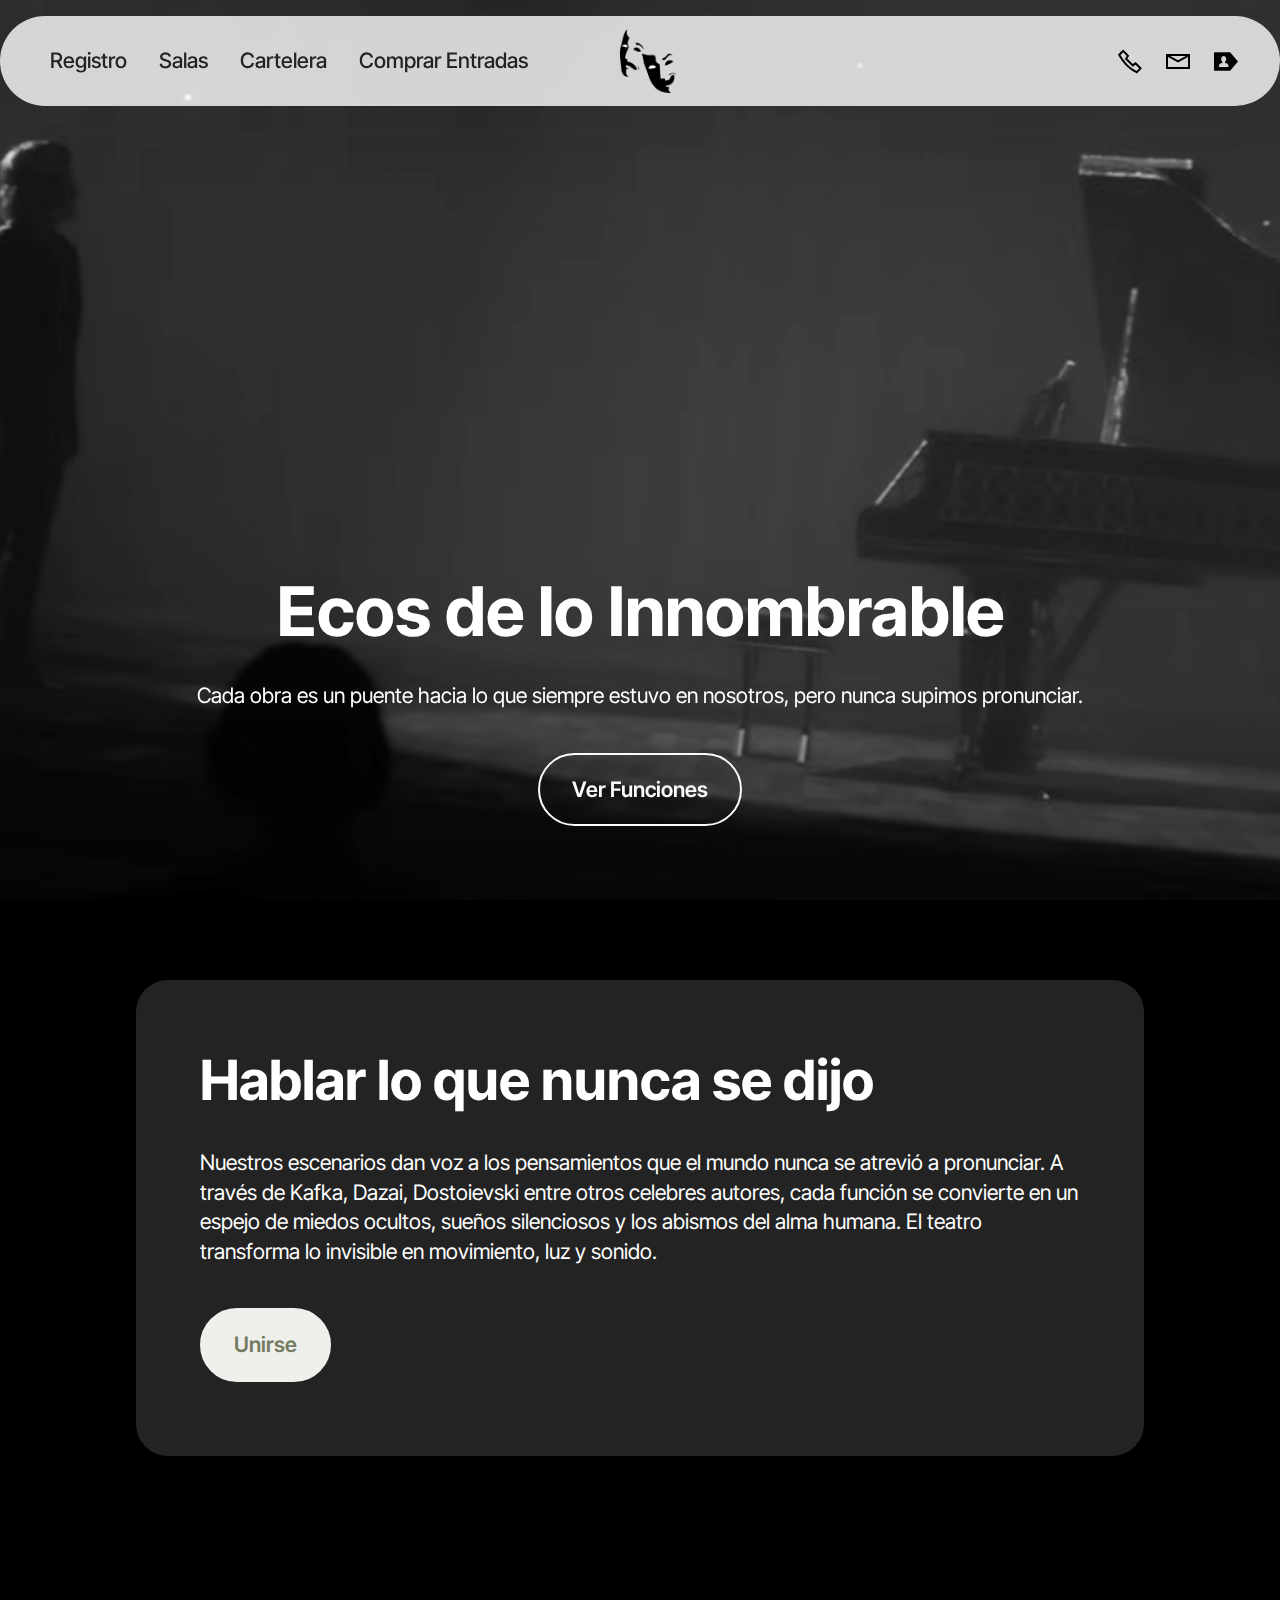
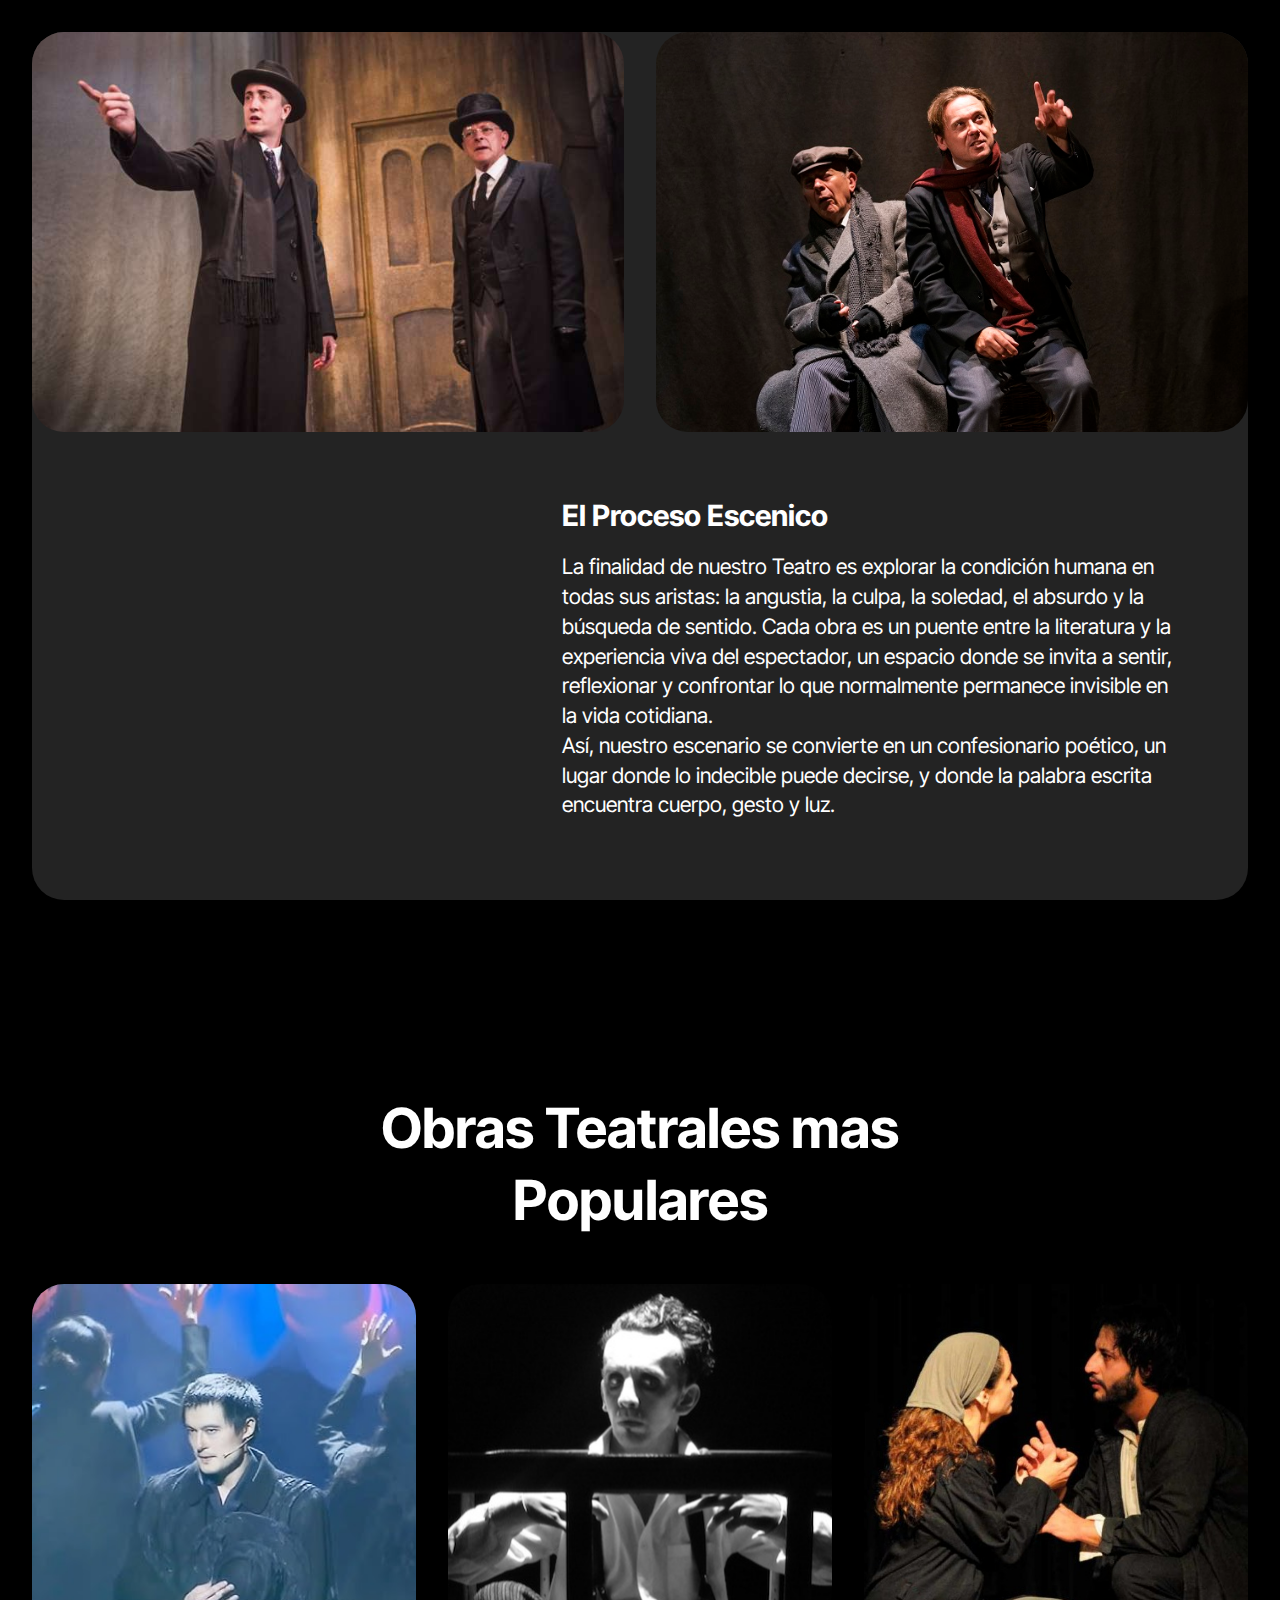
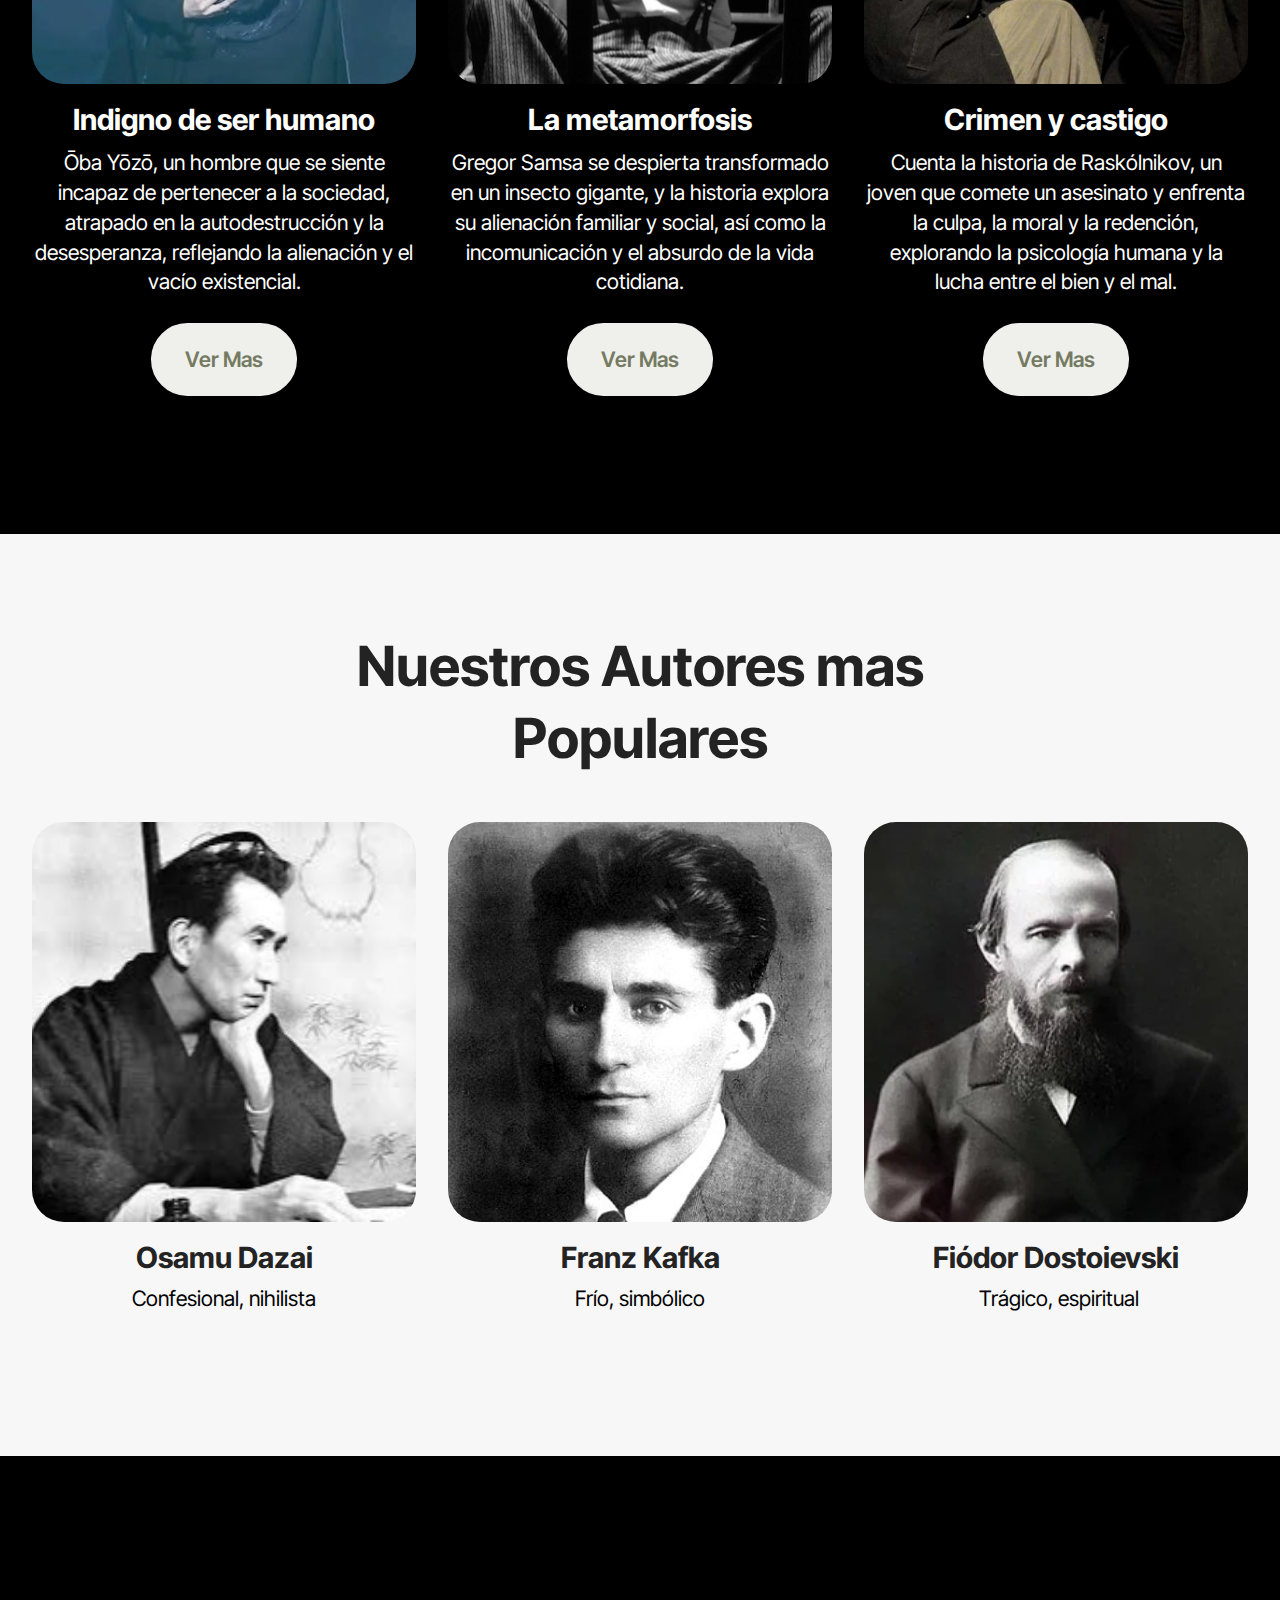
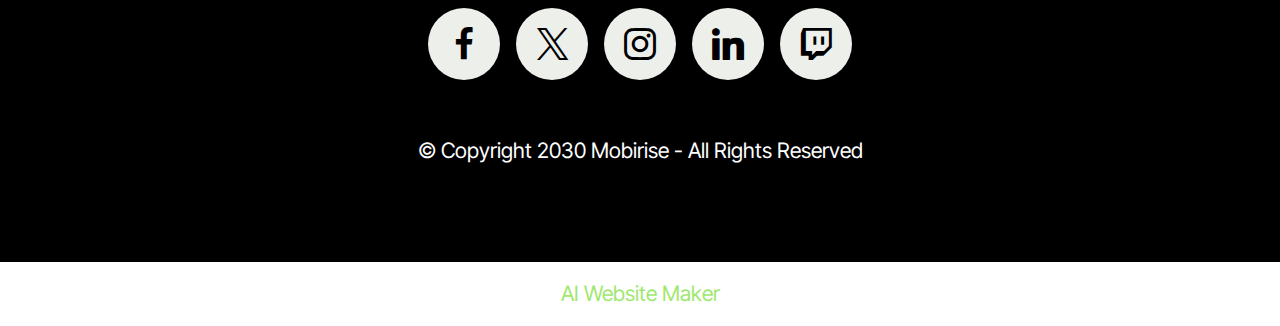
<file: index.html>
<!DOCTYPE html>
<html  >
<head>
  <!-- Site made with Mobirise Website Builder v6.1.4, https://mobirise.com -->
  <meta charset="UTF-8">
  <meta http-equiv="X-UA-Compatible" content="IE=edge">
  <meta name="generator" content="Mobirise v6.1.4, mobirise.com">
  <meta name="viewport" content="width=device-width, initial-scale=1, minimum-scale=1">
  <link rel="shortcut icon" href="assets/images/logo.png" type="image/x-icon">
  <meta name="description" content="">
  
  
  <title>Home</title>
  <link rel="stylesheet" href="assets/web/assets/mobirise-icons2/mobirise2.css">
  <link rel="stylesheet" href="assets/bootstrap/css/bootstrap.min.css">
  <link rel="stylesheet" href="assets/parallax/jarallax.css">
  <link rel="stylesheet" href="assets/dropdown/css/style.css">
  <link rel="stylesheet" href="assets/socicon/css/styles.css">
  <link rel="stylesheet" href="assets/theme/css/style.css">
  <link rel="preload" href="https://fonts.googleapis.com/css?family=Inter+Tight:100,200,300,400,500,600,700,800,900,100i,200i,300i,400i,500i,600i,700i,800i,900i&display=swap" as="style" onload="this.onload=null;this.rel='stylesheet'">
  <noscript><link rel="stylesheet" href="https://fonts.googleapis.com/css?family=Inter+Tight:100,200,300,400,500,600,700,800,900,100i,200i,300i,400i,500i,600i,700i,800i,900i&display=swap"></noscript>
  <link rel="preload" as="style" href="assets/mobirise/css/mbr-additional.css?v=zbED4j"><link rel="stylesheet" href="assets/mobirise/css/mbr-additional.css?v=zbED4j" type="text/css">

  
  
  
</head>
<body>

<!-- Analytics -->
<!-- Google tag (gtag.js) -->
<script async src="https://www.googletagmanager.com/gtag/js?id=G-56LDR7VKZR"></script>
<script>
  window.dataLayer = window.dataLayer || [];
  function gtag(){dataLayer.push(arguments);}
  gtag('js', new Date());

  gtag('config', 'G-56LDR7VKZR');
</script>
<!-- /Analytics -->


  
  <section data-bs-version="5.1" class="menu menu3 cid-v0p0fJ9JhV" once="menu" id="menu03-0">
	

	<nav class="navbar navbar-dropdown navbar-fixed-top navbar-expand-lg">
		<div class="container">
			<div class="navbar-brand">
				<span class="navbar-logo">
					<a href="index.html">
						<img src="assets/images/logo.png" alt="Mobirise Website Builder" style="height: 4rem;">
					</a>
				</span>
				
			</div>
			<button class="navbar-toggler" type="button" data-toggle="collapse" data-bs-toggle="collapse" data-target="#navbarSupportedContent" data-bs-target="#navbarSupportedContent" aria-controls="navbarNavAltMarkup" aria-expanded="false" aria-label="Toggle navigation">
				<div class="hamburger">
					<span></span>
					<span></span>
					<span></span>
					<span></span>
				</div>
			</button>
			<div class="collapse navbar-collapse" id="navbarSupportedContent">
				<ul class="navbar-nav nav-dropdown nav-right" data-app-modern-menu="true"><li class="nav-item"><a class="nav-link link text-black text-primary display-4" href="page2.html">Registro</a></li><li class="nav-item">
						<a class="nav-link link text-black text-primary display-4" href="page1.html">Salas</a>
					</li>
					<li class="nav-item">
						<a class="nav-link link text-black show text-primary display-4" href="page3.html" aria-expanded="false">Cartelera</a>
					</li>
					<li class="nav-item">
						<a class="nav-link link text-black text-primary display-4" href="page4.html">Comprar Entradas</a>
					</li></ul>
				<div class="icons-menu">
					<a class="iconfont-wrapper" href="https://mobiri.se">
						<span class="p-2 mbr-iconfont mobi-mbri-phone mobi-mbri"></span>
					</a>
					<a class="iconfont-wrapper" href="https://mobiri.se">
						<span class="p-2 mbr-iconfont mobi-mbri-letter mobi-mbri"></span>
					</a>
					<a class="iconfont-wrapper" href="https://mobiri.se">
						<span class="p-2 mbr-iconfont socicon-persona socicon"></span>
					</a>
					
				</div>
				
			</div>
		</div>
	</nav>
</section>

<section data-bs-version="5.1" class="header16 cid-v0p0s8NPZR mbr-fullscreen mbr-parallax-background" id="header17-1">
  
  
  <div class="container-fluid">
    <div class="row">
      <div class="content-wrap col-12 col-md-12">
        <h1 class="mbr-section-title mbr-fonts-style mbr-white mb-4 display-1">
          <strong><br>Ecos de lo Innombrable</strong></h1>
        
        <p class="mbr-fonts-style mbr-text mbr-white mb-4 display-7">Cada obra es un puente hacia lo que siempre estuvo en nosotros, pero nunca supimos pronunciar.</p>
        <div class="mbr-section-btn"><a class="btn btn-white-outline display-7" href="page3.html">Ver Funciones</a></div>
      </div>
    </div>
  </div>
</section>

<section data-bs-version="5.1" class="article13 cid-v0p2fE6RIK" id="article13-2">
    
    
    
    <div class="container">
        <div class="row justify-content-center">
            <div class="card col-md-12 col-lg-10">
                <div class="card-wrapper">
                    <div class="card-box align-left">
                        <h4 class="card-title mbr-fonts-style display-2"><strong>Hablar lo que nunca se dijo</strong></h4>
                        <p class="mbr-text mbr-fonts-style mt-4 display-7">
                        Nuestros escenarios dan voz a los pensamientos que el mundo nunca se atrevió a pronunciar. A través de Kafka, Dazai, Dostoievski entre otros celebres autores, cada función se convierte en un espejo de miedos ocultos, sueños silenciosos y los abismos del alma humana. El teatro transforma lo invisible en movimiento, luz y sonido.
                        </p>
                        <div class="mbr-section-btn mt-4"><a class="btn btn-white display-4" href="https://mobiri.se">Unirse</a></div>
                    </div>
                </div>
            </div>
        </div>
    </div>
</section>

<section data-bs-version="5.1" class="start article01 cid-v0p2BmSxTy" id="article01-5">
	

	
	
	<div class="container">
		<div class="row justify-content-center">
			<div class="card col-md-12 col-lg-12">
				<div class="card-wrapper">
					<div class="row">
						<div class="image-wrapper col-12 col-sm-6 justify-content-center">
							<img src="assets/images/1.jpg" alt="Mobirise Website Builder">
						</div>
						<div class="image-wrapper col-12 col-sm-6 justify-content-center">
							<img src="assets/images/2.jpg" alt="Mobirise Website Builder">
						</div>
					</div>

					<div class="card-box align-left mb-3 card-content-text">
						<h4 class="card-title mbr-fonts-style mbr-white mb-0 display-5">
							<strong>El Proceso Escenico&nbsp;</strong></h4>
						<p class="mbr-text mbr-fonts-style mt-3 mb-0 display-7">
						La finalidad de nuestro Teatro es explorar la condición humana en todas sus aristas: la angustia, la culpa, la soledad, el absurdo y la búsqueda de sentido. Cada obra es un puente entre la literatura y la experiencia viva del espectador, un espacio donde se invita a sentir, reflexionar y confrontar lo que normalmente permanece invisible en la vida cotidiana.<br>Así, nuestro escenario se convierte en un confesionario poético, un lugar donde lo indecible puede decirse, y donde la palabra escrita encuentra cuerpo, gesto y luz.<br>
						</p>
						
					</div>
				</div>
			</div>
		</div>
	</div>
</section>

<section data-bs-version="5.1" class="features03 cid-v0p2kP6zz3" id="features03-3">
	
	
	<div class="container">
		<div class="row justify-content-center mb-5">
			<div class="col-12 content-head">
				<div class="mbr-section-head">
					<h4 class="mbr-section-title mbr-fonts-style align-center mb-0 display-2"><strong>Obras Teatrales mas Populares</strong></h4>
					
				</div>
			</div>
		</div>
		<div class="row">
			<div class="item features-image col-12 col-md-6 col-lg-4 active">
				<div class="item-wrapper">
					<div class="item-img mb-3">
						<img src="assets/images/indigno.jpeg" alt="Mobirise Website Builder" title="">
					</div>
					<div class="item-content align-left">
						<h5 class="item-title mbr-fonts-style mt-0 mb-2 display-5"><strong>Indigno de ser humano</strong></h5>
						<p class="mbr-text mbr-fonts-style mb-3 display-7">
						    Ōba Yōzō, un hombre que se siente incapaz de pertenecer a la sociedad, atrapado en la autodestrucción y la desesperanza,&nbsp;reflejando la alienación y el vacío existencial.</p>
						<div class="mbr-section-btn item-footer"><a href="page3.html" class="btn item-btn btn-white display-7">Ver Mas</a></div>
					</div>
				</div>
			</div>
			<div class="item features-image col-12 col-md-6 col-lg-4">
				<div class="item-wrapper">
					<div class="item-img mb-3">
						<img src="assets/images/metamorfosis.jpeg" alt="Mobirise Website Builder" title="" data-slide-to="1" data-bs-slide-to="1">
					</div>
					<div class="item-content align-left">
						<h5 class="item-title mbr-fonts-style mb-2 mt-0 display-5"><strong>La metamorfosis</strong></h5>
						<p class="mbr-text mbr-fonts-style mb-3 display-7">
						Gregor Samsa se despierta transformado en un insecto gigante, y la historia explora su alienación familiar y social,&nbsp;así como la incomunicación y el absurdo de la vida cotidiana.<br>
						</p>
						<div class="mbr-section-btn item-footer"><a href="page3.html" class="btn item-btn btn-white display-7">Ver Mas</a></div>
					</div>
				</div>
			</div>
			<div class="item features-image col-12 col-md-6 col-lg-4">
				<div class="item-wrapper">
					<div class="item-img mb-3">
						<img src="assets/images/crimen-y-castigo.jpeg" alt="Mobirise Website Builder" title="" data-slide-to="2" data-bs-slide-to="2">
					</div>
					<div class="item-content align-left">
						<h5 class="item-title mbr-fonts-style mb-2 mt-0 display-5"><strong>Crimen y castigo</strong></h5>
						<p class="mbr-text mbr-fonts-style mb-3 display-7">
						Cuenta la historia de Raskólnikov, un joven que comete un asesinato y enfrenta la culpa, la moral y la redención, explorando la psicología humana y la lucha entre el bien y el mal.<br>
						</p>
						<div class="mbr-section-btn item-footer"><a href="page3.html" class="btn item-btn btn-white display-7">Ver Mas</a></div>
					</div>
				</div>
			</div>
		</div>
	</div>
</section>

<section data-bs-version="5.1" class="people03 cid-v0p2xTwWU1" id="people03-4">
	
	
	<div class="container">
		<div class="row justify-content-center">
			<div class="col-12 content-head">
				<div class="mbr-section-head mb-5">
					<h4 class="mbr-section-title mbr-fonts-style align-center mb-0 display-2"><strong>Nuestros Autores mas Populares</strong></h4>
					
				</div>
			</div>
		</div>
		<div class="row">
			<div class="item features-image col-12 col-md-6 col-lg-4">
				<div class="item-wrapper">
					<div class="item-img mb-3">
						<img src="assets/images/osamu-dazai-1.jpeg" alt="Mobirise Website Builder" title="">
					</div>
					<div class="item-content align-left">
						<h5 class="item-title mbr-fonts-style display-5"><strong>Osamu Dazai</strong></h5>
						<h6 class="item-subtitle mbr-fonts-style mb-3 display-7">Confesional, nihilista</h6>
						
					</div>
					
				</div>
			</div>
			<div class="item features-image col-12 col-md-6 col-lg-4">
				<div class="item-wrapper">
					<div class="item-img mb-3">
						<img src="assets/images/kafka.jpg" alt="Mobirise Website Builder" title="">
					</div>
					<div class="item-content align-left">
						<h5 class="item-title mbr-fonts-style display-5"><strong>Franz Kafka</strong></h5>
						<h6 class="item-subtitle mbr-fonts-style mb-3 display-7">Frío, simbólico</h6>
						
					</div>
					
				</div>
			</div>
			<div class="item features-image col-12 col-md-6 col-lg-4">
				<div class="item-wrapper">
					<div class="item-img mb-3">
						<img src="assets/images/fiodor.webp" alt="Mobirise Website Builder" title="">
					</div>
					<div class="item-content align-left">
						<h5 class="item-title mbr-fonts-style display-5"><strong>Fiódor Dostoievski</strong></h5>
						<h6 class="item-subtitle mbr-fonts-style mb-3 display-7">&nbsp;Trágico, espiritual</h6>
						
					</div>
					
				</div>
			</div>
		</div>
	</div>
</section>

<section data-bs-version="5.1" class="footer3 cid-v0p2X33Btk" once="footers" id="footer03-7">

        

    

    <div class="container">
        <div class="row">
            <div class="row-links">
                <ul class="header-menu">
                  
                  
                  
                  
                <li class="header-menu-item mbr-fonts-style display-5"></li><li class="header-menu-item mbr-fonts-style display-5"></li><li class="header-menu-item mbr-fonts-style display-5"></li><li class="header-menu-item mbr-fonts-style display-5"></li></ul>
              </div>

            <div class="col-12 mt-4">
                <div class="social-row">
                    <div class="soc-item">
                        <a href="https://mobiri.se/" target="_blank">
                            <span class="mbr-iconfont socicon socicon-facebook display-7"></span>
                        </a>
                    </div>
                    <div class="soc-item">
                        <a href="https://mobiri.se/" target="_blank">
                            <span class="mbr-iconfont socicon-twitter socicon"></span>
                        </a>
                    </div>
                    <div class="soc-item">
                        <a href="https://mobiri.se/" target="_blank">
                            <span class="mbr-iconfont socicon-instagram socicon"></span>
                        </a>
                    </div>
                    <div class="soc-item">
                        <a href="https://mobiri.se/" target="_blank">
                            <span class="mbr-iconfont socicon socicon-linkedin"></span>
                        </a>
                    </div>
                    <div class="soc-item">
                        <a href="https://mobiri.se/" target="_blank">
                            <span class="mbr-iconfont socicon socicon-twitch"></span>
                        </a>
                    </div>
                </div>
            </div>
            <div class="col-12 mt-5">
                <p class="mbr-fonts-style copyright display-7">
                    © Copyright 2030 Mobirise - All Rights Reserved
                </p>
            </div>
        </div>
    </div>
</section><section class="display-7" style="padding: 0;align-items: center;justify-content: center;flex-wrap: wrap;    align-content: center;display: flex;position: relative;height: 4rem;"><a href="https://mobiri.se/4281229" style="flex: 1 1;height: 4rem;position: absolute;width: 100%;z-index: 1;"><img alt="" style="height: 4rem;" src="[data-uri]"></a><p style="margin: 0;text-align: center;" class="display-7">&#8204;</p><a style="z-index:1" href="https://mobirise.com/builder/ai-website-maker.html">AI Website Maker</a></section><script src="assets/bootstrap/js/bootstrap.bundle.min.js"></script>  <script src="assets/parallax/jarallax.js"></script>  <script src="assets/smoothscroll/smooth-scroll.js"></script>  <script src="assets/ytplayer/index.js"></script>  <script src="assets/dropdown/js/navbar-dropdown.js"></script>  <script src="assets/theme/js/script.js"></script>  
  
  
</body>
</html>
</file>
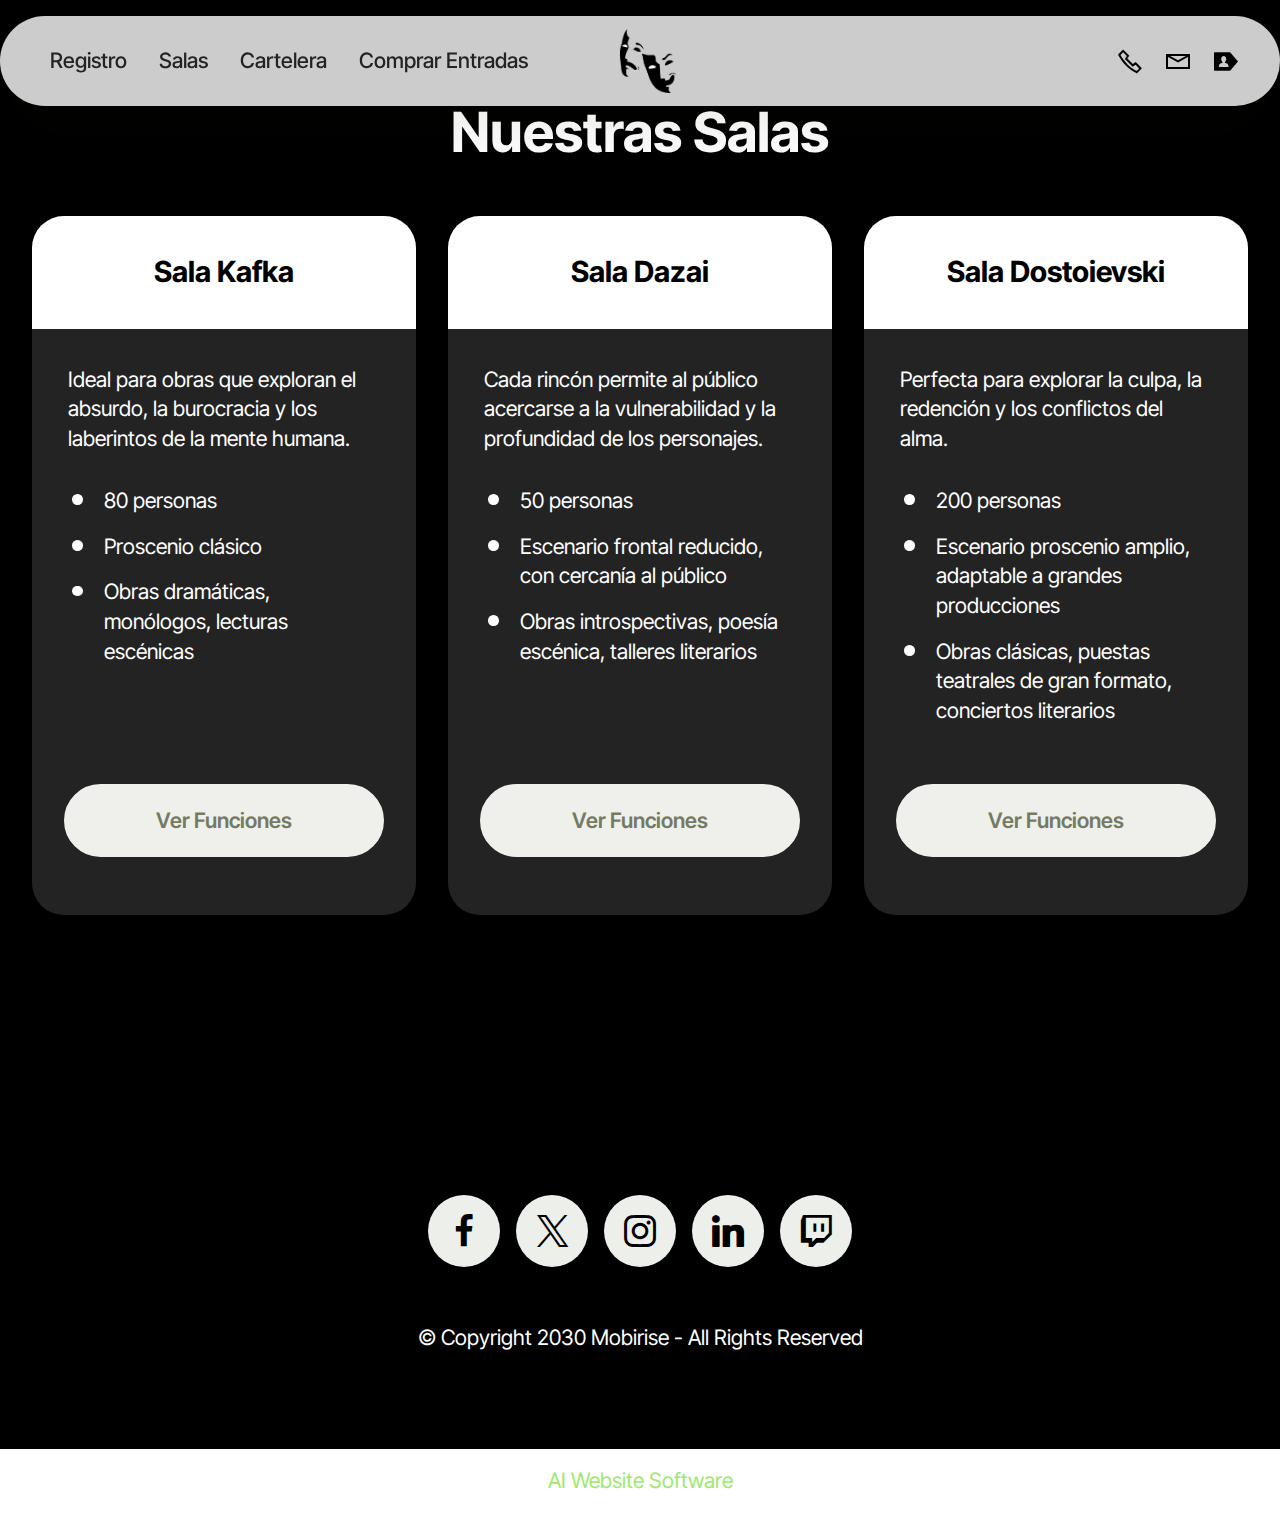
<file: page1.html>
<!DOCTYPE html>
<html  >
<head>
  <!-- Site made with Mobirise Website Builder v6.1.4, https://mobirise.com -->
  <meta charset="UTF-8">
  <meta http-equiv="X-UA-Compatible" content="IE=edge">
  <meta name="generator" content="Mobirise v6.1.4, mobirise.com">
  <meta name="viewport" content="width=device-width, initial-scale=1, minimum-scale=1">
  <link rel="shortcut icon" href="assets/images/logo.png" type="image/x-icon">
  <meta name="description" content="">
  
  
  <title>Salas</title>
  <link rel="stylesheet" href="assets/web/assets/mobirise-icons2/mobirise2.css">
  <link rel="stylesheet" href="assets/bootstrap/css/bootstrap.min.css">
  <link rel="stylesheet" href="assets/dropdown/css/style.css">
  <link rel="stylesheet" href="assets/socicon/css/styles.css">
  <link rel="stylesheet" href="assets/theme/css/style.css">
  <link rel="preload" href="https://fonts.googleapis.com/css?family=Inter+Tight:100,200,300,400,500,600,700,800,900,100i,200i,300i,400i,500i,600i,700i,800i,900i&display=swap" as="style" onload="this.onload=null;this.rel='stylesheet'">
  <noscript><link rel="stylesheet" href="https://fonts.googleapis.com/css?family=Inter+Tight:100,200,300,400,500,600,700,800,900,100i,200i,300i,400i,500i,600i,700i,800i,900i&display=swap"></noscript>
  <link rel="preload" as="style" href="assets/mobirise/css/mbr-additional.css?v=X2RqQ8"><link rel="stylesheet" href="assets/mobirise/css/mbr-additional.css?v=X2RqQ8" type="text/css">

  
  
  
</head>
<body>

<!-- Analytics -->
<!-- Google tag (gtag.js) -->
<script async src="https://www.googletagmanager.com/gtag/js?id=G-YZ8DZ6JDDQ"></script>
<script>
  window.dataLayer = window.dataLayer || [];
  function gtag(){dataLayer.push(arguments);}
  gtag('js', new Date());

  gtag('config', 'G-YZ8DZ6JDDQ');
</script>
<!-- /Analytics -->


  
  <section data-bs-version="5.1" class="menu menu3 cid-v0p0fJ9JhV" once="menu" id="menu03-a">
	

	<nav class="navbar navbar-dropdown navbar-fixed-top navbar-expand-lg">
		<div class="container">
			<div class="navbar-brand">
				<span class="navbar-logo">
					<a href="index.html">
						<img src="assets/images/logo.png" alt="Mobirise Website Builder" style="height: 4rem;">
					</a>
				</span>
				
			</div>
			<button class="navbar-toggler" type="button" data-toggle="collapse" data-bs-toggle="collapse" data-target="#navbarSupportedContent" data-bs-target="#navbarSupportedContent" aria-controls="navbarNavAltMarkup" aria-expanded="false" aria-label="Toggle navigation">
				<div class="hamburger">
					<span></span>
					<span></span>
					<span></span>
					<span></span>
				</div>
			</button>
			<div class="collapse navbar-collapse" id="navbarSupportedContent">
				<ul class="navbar-nav nav-dropdown nav-right" data-app-modern-menu="true"><li class="nav-item"><a class="nav-link link text-black text-primary display-4" href="page2.html">Registro</a></li><li class="nav-item">
						<a class="nav-link link text-black text-primary display-4" href="page1.html">Salas</a>
					</li>
					<li class="nav-item">
						<a class="nav-link link text-black show text-primary display-4" href="page3.html" aria-expanded="false">Cartelera</a>
					</li>
					<li class="nav-item">
						<a class="nav-link link text-black text-primary display-4" href="page4.html">Comprar Entradas</a>
					</li></ul>
				<div class="icons-menu">
					<a class="iconfont-wrapper" href="https://mobiri.se">
						<span class="p-2 mbr-iconfont mobi-mbri-phone mobi-mbri"></span>
					</a>
					<a class="iconfont-wrapper" href="https://mobiri.se">
						<span class="p-2 mbr-iconfont mobi-mbri-letter mobi-mbri"></span>
					</a>
					<a class="iconfont-wrapper" href="https://mobiri.se">
						<span class="p-2 mbr-iconfont socicon-persona socicon"></span>
					</a>
					
				</div>
				
			</div>
		</div>
	</nav>
</section>

<section data-bs-version="5.1" class="pricing03 cid-v0pAQYd4zc" id="pricing03-s">
  

  
  <div class="container">
    <div class="row justify-content-center">
      <div class="col-12 content-head">
        <div class="mbr-section-head mb-5">
          <h4 class="mbr-section-title mbr-fonts-style align-center mb-0 display-2"><strong>Nuestras Salas</strong></h4>
          
        </div>
      </div>
    </div>
    <div class="row">
      <div class="item features-without-image col-12 col-md-6 col-lg-4 item-mb active">
        <div class="item-wrapper">
          <div class="item-head">
            <h5 class="item-title mbr-fonts-style mb-0 display-5"><strong>Sala Kafka</strong></h5>
            
          </div>
          <div class="item-content">
            <p class="mbr-text mbr-fonts-style display-7">
              Ideal para obras que exploran el absurdo, la burocracia y los laberintos de la mente humana.
            </p>
            <div class="mb-4">
            </div>
            <div class="counter-container mbr-text mbr-fonts-style display-7">
              <ul>
                <li>80 personas</li>
                <li>Proscenio clásico</li>
                <li>Obras dramáticas, monólogos, lecturas escénicas</li>
              </ul>
            </div>
          </div>
          <div class="mbr-section-btn item-footer"><a href="" class="btn item-btn btn-white display-7">Ver Funciones</a></div>
        </div>
      </div>
      <div class="item features-without-image col-12 col-md-6 col-lg-4 item-mb">
        <div class="item-wrapper">
          <div class="item-head">
            <h5 class="item-title mbr-fonts-style mb-0 display-5"><strong>Sala Dazai</strong></h5>
            
          </div>
          <div class="item-content">
            <p class="mbr-text mbr-fonts-style display-7">
              Cada rincón permite al público acercarse a la vulnerabilidad y la profundidad de los personajes.
            </p>
            <div class="mb-4">
            </div>
            <div class="counter-container mbr-text mbr-fonts-style display-7">
              <ul>
                <li>50 personas</li>
                <li>Escenario frontal reducido, con cercanía al público</li>
                <li>Obras introspectivas, poesía escénica, talleres literarios</li>
              </ul>
            </div>
          </div>
          <div class="mbr-section-btn item-footer"><a href="" class="btn item-btn btn-white display-7">Ver Funciones</a></div>
        </div>
      </div>
      <div class="item features-without-image col-12 col-md-6 col-lg-4 item-mb">
        <div class="item-wrapper">
          <div class="item-head">
            <h5 class="item-title mbr-fonts-style mb-0 display-5"><strong>Sala Dostoievski</strong></h5>
            
          </div>
          <div class="item-content">
            <p class="mbr-text mbr-fonts-style display-7">
              Perfecta para explorar la culpa, la redención y los conflictos del alma.
            </p>
            <div class="mb-4"></div>
            <div class="counter-container mbr-text mbr-fonts-style display-7">
              <ul>
                <li>200 personas</li>
                <li>Escenario proscenio amplio, adaptable a grandes producciones</li>
                <li>Obras clásicas, puestas teatrales de gran formato, conciertos literarios</li>
              </ul>
            </div>
          </div>
          <div class="mbr-section-btn item-footer"><a href="" class="btn item-btn btn-white display-7">Ver Funciones</a></div>
        </div>
      </div>
    </div>
  </div>
</section>

<section data-bs-version="5.1" class="footer3 cid-v0p2X33Btk" once="footers" id="footer03-b">

        

    

    <div class="container">
        <div class="row">
            <div class="row-links">
                <ul class="header-menu">
                  
                  
                  
                  
                <li class="header-menu-item mbr-fonts-style display-5"></li><li class="header-menu-item mbr-fonts-style display-5"></li><li class="header-menu-item mbr-fonts-style display-5"></li><li class="header-menu-item mbr-fonts-style display-5"></li></ul>
              </div>

            <div class="col-12 mt-4">
                <div class="social-row">
                    <div class="soc-item">
                        <a href="https://mobiri.se/" target="_blank">
                            <span class="mbr-iconfont socicon socicon-facebook display-7"></span>
                        </a>
                    </div>
                    <div class="soc-item">
                        <a href="https://mobiri.se/" target="_blank">
                            <span class="mbr-iconfont socicon-twitter socicon"></span>
                        </a>
                    </div>
                    <div class="soc-item">
                        <a href="https://mobiri.se/" target="_blank">
                            <span class="mbr-iconfont socicon-instagram socicon"></span>
                        </a>
                    </div>
                    <div class="soc-item">
                        <a href="https://mobiri.se/" target="_blank">
                            <span class="mbr-iconfont socicon socicon-linkedin"></span>
                        </a>
                    </div>
                    <div class="soc-item">
                        <a href="https://mobiri.se/" target="_blank">
                            <span class="mbr-iconfont socicon socicon-twitch"></span>
                        </a>
                    </div>
                </div>
            </div>
            <div class="col-12 mt-5">
                <p class="mbr-fonts-style copyright display-7">
                    © Copyright 2030 Mobirise - All Rights Reserved
                </p>
            </div>
        </div>
    </div>
</section><section class="display-7" style="padding: 0;align-items: center;justify-content: center;flex-wrap: wrap;    align-content: center;display: flex;position: relative;height: 4rem;"><a href="https://mobiri.se/4281229" style="flex: 1 1;height: 4rem;position: absolute;width: 100%;z-index: 1;"><img alt="" style="height: 4rem;" src="[data-uri]"></a><p style="margin: 0;text-align: center;" class="display-7">&#8204;</p><a style="z-index:1" href="https://mobirise.com/builder/ai-website-builder.html">AI Website Software</a></section><script src="assets/bootstrap/js/bootstrap.bundle.min.js"></script>  <script src="assets/smoothscroll/smooth-scroll.js"></script>  <script src="assets/ytplayer/index.js"></script>  <script src="assets/dropdown/js/navbar-dropdown.js"></script>  <script src="assets/theme/js/script.js"></script>  
  
  
</body>
</html>
</file>
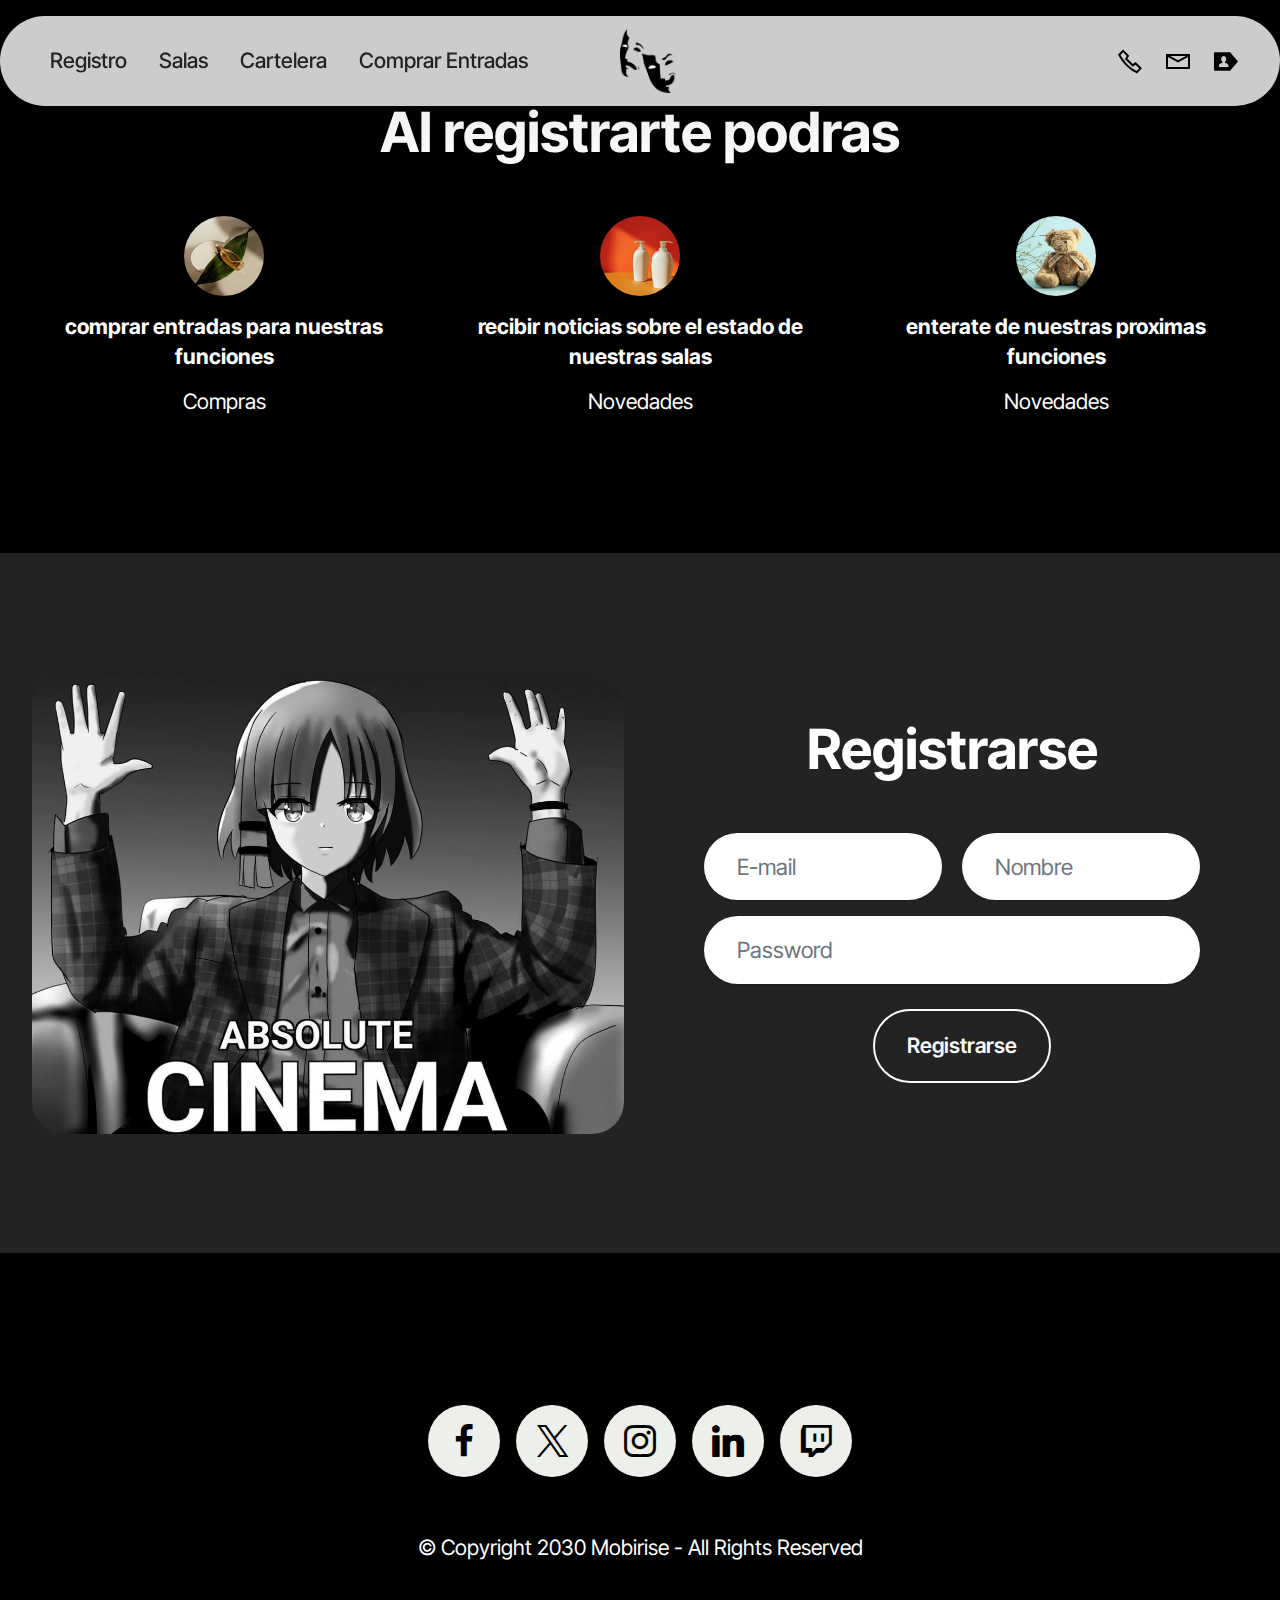
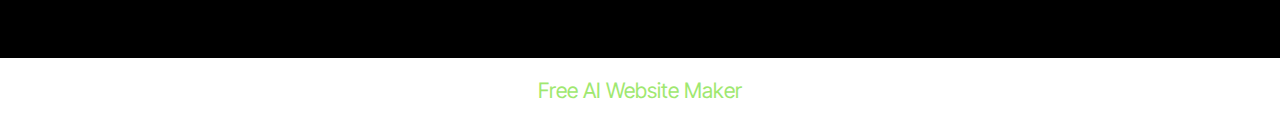
<file: page2.html>
<!DOCTYPE html>
<html  >
<head>
  <!-- Site made with Mobirise Website Builder v6.1.4, https://mobirise.com -->
  <meta charset="UTF-8">
  <meta http-equiv="X-UA-Compatible" content="IE=edge">
  <meta name="generator" content="Mobirise v6.1.4, mobirise.com">
  <meta name="viewport" content="width=device-width, initial-scale=1, minimum-scale=1">
  <link rel="shortcut icon" href="assets/images/logo.png" type="image/x-icon">
  <meta name="description" content="">
  
  
  <title>Registro</title>
  <link rel="stylesheet" href="assets/web/assets/mobirise-icons2/mobirise2.css">
  <link rel="stylesheet" href="assets/bootstrap/css/bootstrap.min.css">
  <link rel="stylesheet" href="assets/dropdown/css/style.css">
  <link rel="stylesheet" href="assets/socicon/css/styles.css">
  <link rel="stylesheet" href="assets/theme/css/style.css">
  <link rel="preload" href="https://fonts.googleapis.com/css?family=Inter+Tight:100,200,300,400,500,600,700,800,900,100i,200i,300i,400i,500i,600i,700i,800i,900i&display=swap" as="style" onload="this.onload=null;this.rel='stylesheet'">
  <noscript><link rel="stylesheet" href="https://fonts.googleapis.com/css?family=Inter+Tight:100,200,300,400,500,600,700,800,900,100i,200i,300i,400i,500i,600i,700i,800i,900i&display=swap"></noscript>
  <link rel="preload" as="style" href="assets/mobirise/css/mbr-additional.css?v=FJ6Mhg"><link rel="stylesheet" href="assets/mobirise/css/mbr-additional.css?v=FJ6Mhg" type="text/css">

  
  
  
</head>
<body>

<!-- Analytics -->
<!-- Google tag (gtag.js) -->
<script async src="https://www.googletagmanager.com/gtag/js?id=G-56LDR7VKZR"></script>
<script>
  window.dataLayer = window.dataLayer || [];
  function gtag(){dataLayer.push(arguments);}
  gtag('js', new Date());

  gtag('config', 'G-56LDR7VKZR');
</script>
<!-- /Analytics -->


  
  <section data-bs-version="5.1" class="menu menu3 cid-v0p0fJ9JhV" once="menu" id="menu03-c">
	

	<nav class="navbar navbar-dropdown navbar-fixed-top navbar-expand-lg">
		<div class="container">
			<div class="navbar-brand">
				<span class="navbar-logo">
					<a href="index.html">
						<img src="assets/images/logo.png" alt="Mobirise Website Builder" style="height: 4rem;">
					</a>
				</span>
				
			</div>
			<button class="navbar-toggler" type="button" data-toggle="collapse" data-bs-toggle="collapse" data-target="#navbarSupportedContent" data-bs-target="#navbarSupportedContent" aria-controls="navbarNavAltMarkup" aria-expanded="false" aria-label="Toggle navigation">
				<div class="hamburger">
					<span></span>
					<span></span>
					<span></span>
					<span></span>
				</div>
			</button>
			<div class="collapse navbar-collapse" id="navbarSupportedContent">
				<ul class="navbar-nav nav-dropdown nav-right" data-app-modern-menu="true"><li class="nav-item"><a class="nav-link link text-black text-primary display-4" href="page2.html">Registro</a></li><li class="nav-item">
						<a class="nav-link link text-black text-primary display-4" href="page1.html">Salas</a>
					</li>
					<li class="nav-item">
						<a class="nav-link link text-black show text-primary display-4" href="page3.html" aria-expanded="false">Cartelera</a>
					</li>
					<li class="nav-item">
						<a class="nav-link link text-black text-primary display-4" href="page4.html">Comprar Entradas</a>
					</li></ul>
				<div class="icons-menu">
					<a class="iconfont-wrapper" href="https://mobiri.se">
						<span class="p-2 mbr-iconfont mobi-mbri-phone mobi-mbri"></span>
					</a>
					<a class="iconfont-wrapper" href="https://mobiri.se">
						<span class="p-2 mbr-iconfont mobi-mbri-letter mobi-mbri"></span>
					</a>
					<a class="iconfont-wrapper" href="https://mobiri.se">
						<span class="p-2 mbr-iconfont socicon-persona socicon"></span>
					</a>
					
				</div>
				
			</div>
		</div>
	</nav>
</section>

<section data-bs-version="5.1" class="features16 cid-v0psKexjPJ" id="features016-j">  
  
  
  
  <div class="container">
    <div class="row justify-content-center mb-5">
      <div class="col-12 content-head">
        <h4 class="mbr-section-title mbr-fonts-style align-center mb-0 display-2"><strong>Al registrarte podras</strong></h4>
        
      </div>
    </div>
    <div class="row justify-content-center">
      <div class="item features-without-image col-12 col-lg-4">
        <div class="item-wrapper">
          <div class="card-box">
            <div class="img-box">
              <div class="image-wrapper mb-3">
                <img src="assets/images/shop1.jpg" alt="Mobirise Website Builder">
              </div>
            </div>
            <h4 class="card-title mbr-fonts-style mb-0 display-7"><strong>comprar entradas para nuestras funciones</strong></h4>
            <h5 class="card-text mbr-fonts-style mt-3 display-7">Compras</h5>
            <div class="link-wrap">
              
            </div>
          </div>
        </div>
      </div>
      <div class="item features-without-image col-12 col-lg-4">
        <div class="item-wrapper">
          <div class="card-box">
            <div class="img-box">
              <div class="image-wrapper mb-3">
                <img src="assets/images/shop2.jpg" alt="Mobirise Website Builder">
              </div>
            </div>
            <h4 class="card-title mbr-fonts-style mb-0 display-7">
              <strong>recibir noticias sobre el estado de nuestras salas</strong></h4>
            <h5 class="card-text mbr-fonts-style mt-3 display-7">Novedades</h5>
            <div class="link-wrap">
              
            </div>
          </div>
        </div>
      </div>
      <div class="item features-without-image col-12 col-lg-4">
        <div class="item-wrapper">
          <div class="card-box">
            <div class="img-box">
              <div class="image-wrapper mb-3">
                <img src="assets/images/shop3.jpg" alt="Mobirise Website Builder">
              </div>
            </div>
            <h4 class="card-title mbr-fonts-style mb-0 display-7"><strong>enterate de nuestras proximas funciones</strong></h4>
            <h5 class="card-text mbr-fonts-style mt-3 display-7">Novedades</h5>
            <div class="link-wrap">
              
            </div>
          </div>
        </div>
      </div>
    </div>
  </div>
</section>

<section data-bs-version="5.1" class="form03 cid-v0przFyxWs" id="form03-e">
    

    

    <div class="container">
        <div class="row justify-content-center">
            <div class="col-12 col-lg item-wrapper">
                <div class="mbr-section-head mb-5">
                    <h3 class="mbr-section-title mbr-fonts-style align-center mb-0 display-2"><strong>Registrarse</strong></h3>
                    
                </div>
                <div class="col-lg-12 mx-auto mbr-form" data-form-type="formoid">
                    <form action="https://mobirise.eu/" method="POST" class="mbr-form form-with-styler" data-form-title="Form Name"><input type="hidden" name="email" data-form-email="true" value="tyeCWCzuKpAGhxayd0AE4wKC11iWcjpsVT5cC+E1XIJC4Jiyw3GwXQKUsEyJXkq2bHYu7+bUAOWzb1z2gsehSwj4NTOt4JzbbKJThNiHR6cUmgnc0qHRqhAym+/tm3G0">
                        <div class="row">
                            <div hidden="hidden" data-form-alert="" class="alert alert-success col-12">Registro Exitoso!</div>
                            <div hidden="hidden" data-form-alert-danger="" class="alert alert-danger col-12">
                                Oops...! some problem!
                            </div>
                        </div>
                        <div class="dragArea row">
                            <div class="col-md col-sm-12 form-group mb-3 mb-3" data-for="name">
                                <input type="text" name="name" placeholder="Nombre" data-form-field="name" class="form-control" value="" id="name-form03-e">
                            </div>
                            <div class="col-md col-sm-12 form-group mb-3 mb-3" data-for="email">
                                <input type="email" name="email" placeholder="E-mail" data-form-field="email" class="form-control" value="" id="email-form03-e">
                            </div>
                            <div class="col-12 form-group mb-3 mb-3" data-for="phone">
                                <input type="tel" name="phone" placeholder="Password" data-form-field="phone" class="form-control" value="" id="phone-form03-e">
                            </div>
                            
                            <div class="col-lg-12 col-md-12 col-sm-12 align-center mbr-section-btn"><button type="submit" class="btn btn-white-outline display-7">
                                    Registrarse</button></div>
                        </div>
                    </form>
                </div>


            </div>
            <div class="col-12 col-lg-6">
                <div class="image-wrapper">
                    <img class="w-100" src="assets/images/cine.webp" alt="Mobirise Website Builder">
                </div>
            </div>

        </div>
    </div>
</section>

<section data-bs-version="5.1" class="footer3 cid-v0p2X33Btk" once="footers" id="footer03-d">

        

    

    <div class="container">
        <div class="row">
            <div class="row-links">
                <ul class="header-menu">
                  
                  
                  
                  
                <li class="header-menu-item mbr-fonts-style display-5"></li><li class="header-menu-item mbr-fonts-style display-5"></li><li class="header-menu-item mbr-fonts-style display-5"></li><li class="header-menu-item mbr-fonts-style display-5"></li></ul>
              </div>

            <div class="col-12 mt-4">
                <div class="social-row">
                    <div class="soc-item">
                        <a href="https://mobiri.se/" target="_blank">
                            <span class="mbr-iconfont socicon socicon-facebook display-7"></span>
                        </a>
                    </div>
                    <div class="soc-item">
                        <a href="https://mobiri.se/" target="_blank">
                            <span class="mbr-iconfont socicon-twitter socicon"></span>
                        </a>
                    </div>
                    <div class="soc-item">
                        <a href="https://mobiri.se/" target="_blank">
                            <span class="mbr-iconfont socicon-instagram socicon"></span>
                        </a>
                    </div>
                    <div class="soc-item">
                        <a href="https://mobiri.se/" target="_blank">
                            <span class="mbr-iconfont socicon socicon-linkedin"></span>
                        </a>
                    </div>
                    <div class="soc-item">
                        <a href="https://mobiri.se/" target="_blank">
                            <span class="mbr-iconfont socicon socicon-twitch"></span>
                        </a>
                    </div>
                </div>
            </div>
            <div class="col-12 mt-5">
                <p class="mbr-fonts-style copyright display-7">
                    © Copyright 2030 Mobirise - All Rights Reserved
                </p>
            </div>
        </div>
    </div>
</section><section class="display-7" style="padding: 0;align-items: center;justify-content: center;flex-wrap: wrap;    align-content: center;display: flex;position: relative;height: 4rem;"><a href="https://mobiri.se/4281229" style="flex: 1 1;height: 4rem;position: absolute;width: 100%;z-index: 1;"><img alt="" style="height: 4rem;" src="[data-uri]"></a><p style="margin: 0;text-align: center;" class="display-7">&#8204;</p><a style="z-index:1" href="https://mobirise.com/builder/ai-website-maker.html">Free AI Website Maker</a></section><script src="assets/bootstrap/js/bootstrap.bundle.min.js"></script>  <script src="assets/smoothscroll/smooth-scroll.js"></script>  <script src="assets/ytplayer/index.js"></script>  <script src="assets/dropdown/js/navbar-dropdown.js"></script>  <script src="assets/theme/js/script.js"></script>  <script src="assets/formoid/formoid.min.js"></script>  
  
  
</body>
</html>
</file>
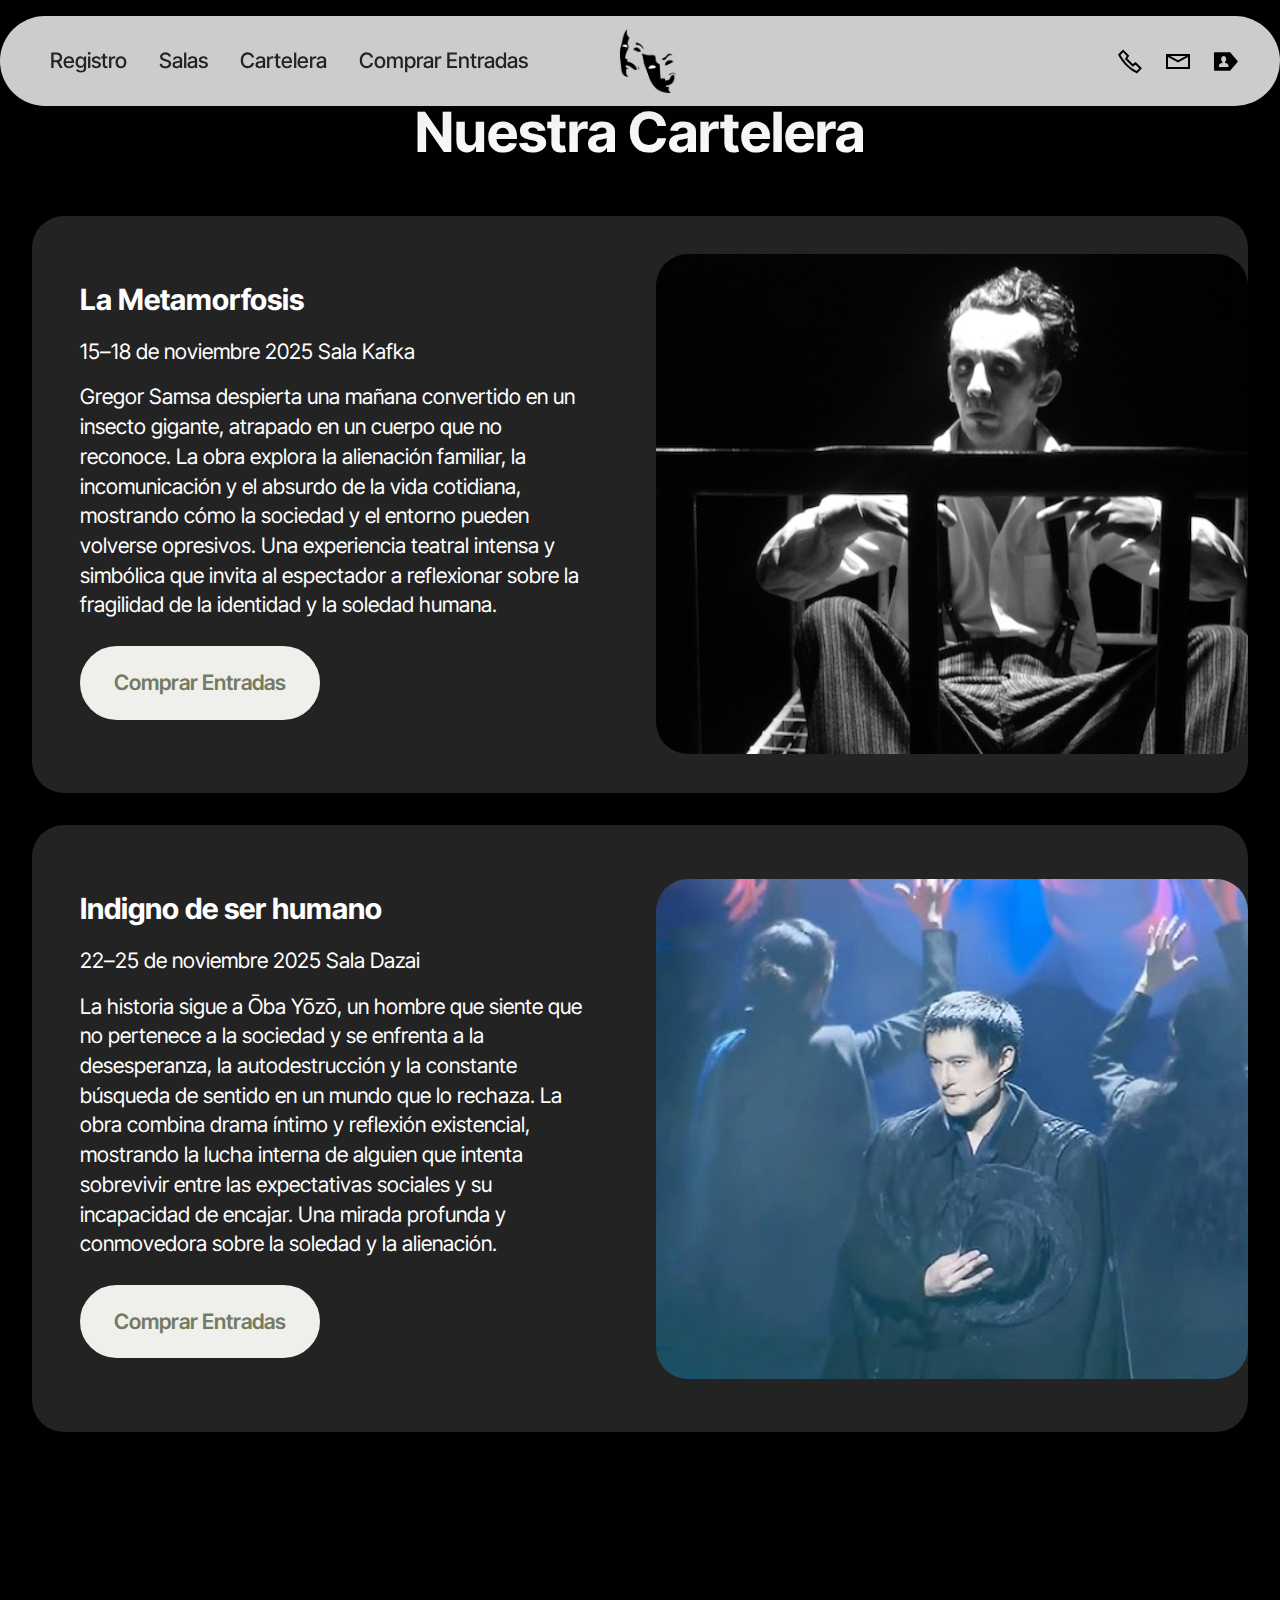
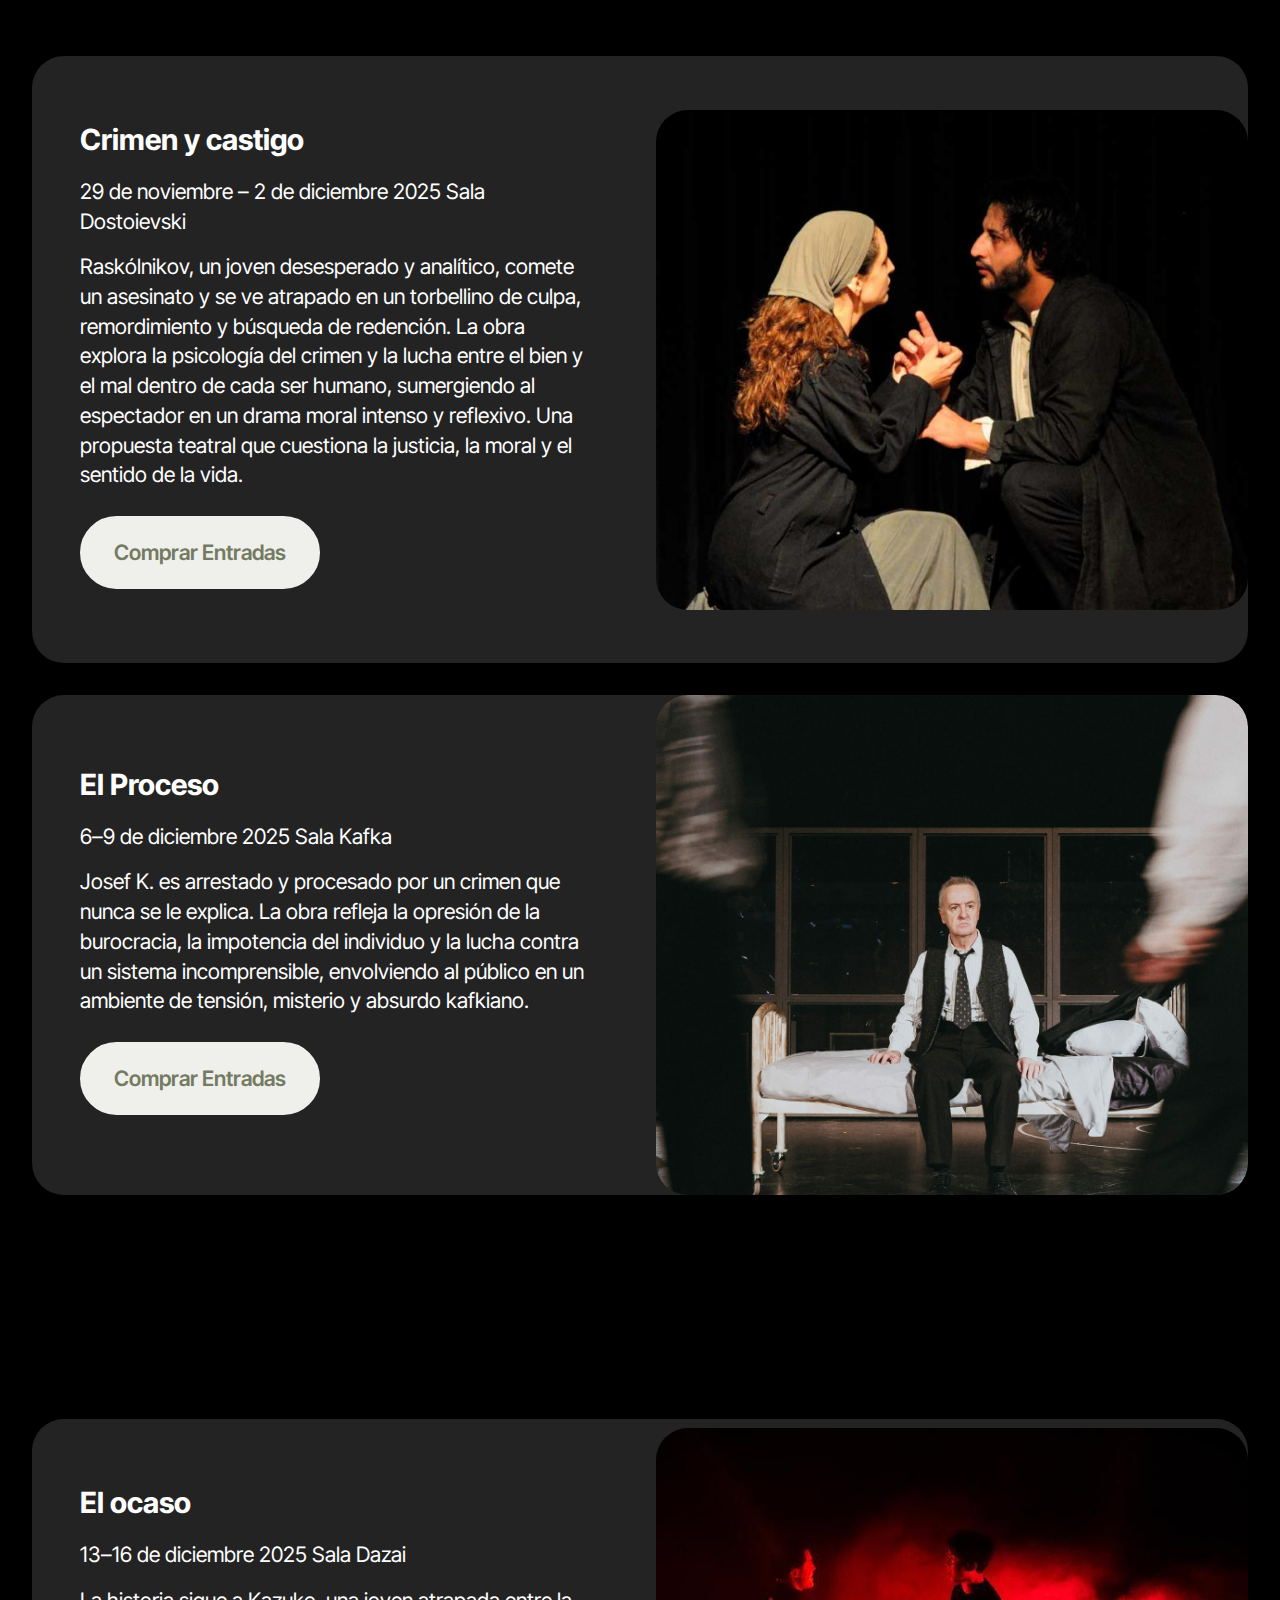
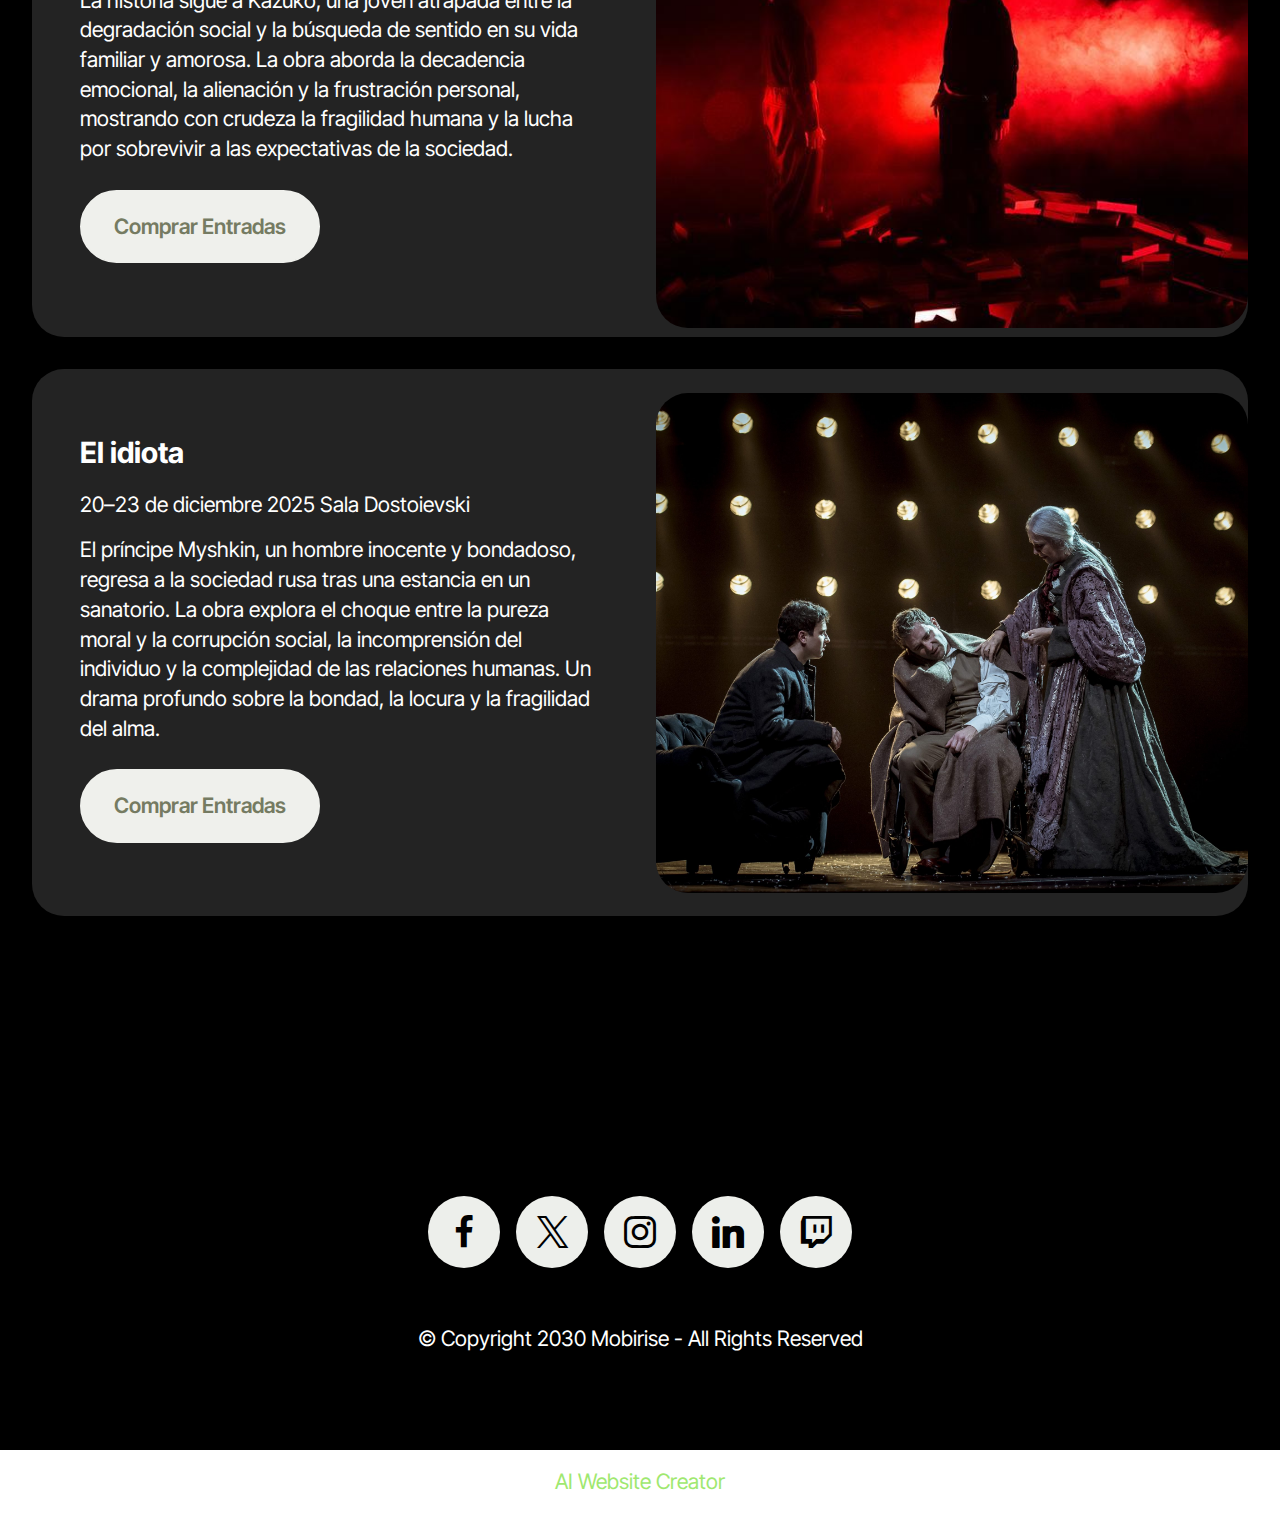
<file: page3.html>
<!DOCTYPE html>
<html  >
<head>
  <!-- Site made with Mobirise Website Builder v6.1.4, https://mobirise.com -->
  <meta charset="UTF-8">
  <meta http-equiv="X-UA-Compatible" content="IE=edge">
  <meta name="generator" content="Mobirise v6.1.4, mobirise.com">
  <meta name="viewport" content="width=device-width, initial-scale=1, minimum-scale=1">
  <link rel="shortcut icon" href="assets/images/logo.png" type="image/x-icon">
  <meta name="description" content="">
  
  
  <title>Cartelera</title>
  <link rel="stylesheet" href="assets/web/assets/mobirise-icons2/mobirise2.css">
  <link rel="stylesheet" href="assets/bootstrap/css/bootstrap.min.css">
  <link rel="stylesheet" href="assets/dropdown/css/style.css">
  <link rel="stylesheet" href="assets/socicon/css/styles.css">
  <link rel="stylesheet" href="assets/theme/css/style.css">
  <link rel="preload" href="https://fonts.googleapis.com/css?family=Inter+Tight:100,200,300,400,500,600,700,800,900,100i,200i,300i,400i,500i,600i,700i,800i,900i&display=swap" as="style" onload="this.onload=null;this.rel='stylesheet'">
  <noscript><link rel="stylesheet" href="https://fonts.googleapis.com/css?family=Inter+Tight:100,200,300,400,500,600,700,800,900,100i,200i,300i,400i,500i,600i,700i,800i,900i&display=swap"></noscript>
  <link rel="preload" as="style" href="assets/mobirise/css/mbr-additional.css?v=QkooBC"><link rel="stylesheet" href="assets/mobirise/css/mbr-additional.css?v=QkooBC" type="text/css">

  
  
  
</head>
<body>

<!-- Analytics -->
<!-- Google tag (gtag.js) -->
<script async src="https://www.googletagmanager.com/gtag/js?id=G-56LDR7VKZR"></script>
<script>
  window.dataLayer = window.dataLayer || [];
  function gtag(){dataLayer.push(arguments);}
  gtag('js', new Date());

  gtag('config', 'G-56LDR7VKZR');
</script>
<!-- /Analytics -->


  
  <section data-bs-version="5.1" class="menu menu3 cid-v0p0fJ9JhV" once="menu" id="menu03-k">
	

	<nav class="navbar navbar-dropdown navbar-fixed-top navbar-expand-lg">
		<div class="container">
			<div class="navbar-brand">
				<span class="navbar-logo">
					<a href="index.html">
						<img src="assets/images/logo.png" alt="Mobirise Website Builder" style="height: 4rem;">
					</a>
				</span>
				
			</div>
			<button class="navbar-toggler" type="button" data-toggle="collapse" data-bs-toggle="collapse" data-target="#navbarSupportedContent" data-bs-target="#navbarSupportedContent" aria-controls="navbarNavAltMarkup" aria-expanded="false" aria-label="Toggle navigation">
				<div class="hamburger">
					<span></span>
					<span></span>
					<span></span>
					<span></span>
				</div>
			</button>
			<div class="collapse navbar-collapse" id="navbarSupportedContent">
				<ul class="navbar-nav nav-dropdown nav-right" data-app-modern-menu="true"><li class="nav-item"><a class="nav-link link text-black text-primary display-4" href="page2.html">Registro</a></li><li class="nav-item">
						<a class="nav-link link text-black text-primary display-4" href="page1.html">Salas</a>
					</li>
					<li class="nav-item">
						<a class="nav-link link text-black show text-primary display-4" href="page3.html" aria-expanded="false">Cartelera</a>
					</li>
					<li class="nav-item">
						<a class="nav-link link text-black text-primary display-4" href="page4.html">Comprar Entradas</a>
					</li></ul>
				<div class="icons-menu">
					<a class="iconfont-wrapper" href="https://mobiri.se">
						<span class="p-2 mbr-iconfont mobi-mbri-phone mobi-mbri"></span>
					</a>
					<a class="iconfont-wrapper" href="https://mobiri.se">
						<span class="p-2 mbr-iconfont mobi-mbri-letter mobi-mbri"></span>
					</a>
					<a class="iconfont-wrapper" href="https://mobiri.se">
						<span class="p-2 mbr-iconfont socicon-persona socicon"></span>
					</a>
					
				</div>
				
			</div>
		</div>
	</nav>
</section>

<section data-bs-version="5.1" class="news06 cid-v0pvjeG0Va" id="news06-m">
  

  
  

  <div class="container">
    <div class="row justify-content-center">
      <div class="col-12 mb-5 content-head">
        <h3 class="mbr-fonts-style align-center mb-0 mbr-section-maintitle display-2"><strong>Nuestra Cartelera</strong></h3>
        
      </div>
    </div>
    <div class="row justify-content-center align-items-center item features-image">
      <div class="col-12 ">
        <div class="item-wrapper">
          <div class="row">
            <div class="col-12 col-md-12 col-lg-6 image-wrapper">
              <img class="w-100" src="assets/images/metamorfosis.jpg" alt="Mobirise Website Builder">
            </div>
            <div class="col-12 col-lg col-md-12">
              <div class="text-wrapper align-left">
                <h5 class="mbr-section-title mbr-fonts-style mb-3 display-5"><strong>La Metamorfosis</strong></h5>
                <p class="price mbr-fonts-style mb-3 display-7">
                  15–18 de noviembre 2025 Sala Kafka</p>
                <p class="mbr-text mbr-fonts-style mb-3 display-7">
                  Gregor Samsa despierta una mañana convertido en un insecto gigante, atrapado en un cuerpo que no reconoce. La obra explora la alienación familiar, la incomunicación y el absurdo de la vida cotidiana, mostrando cómo la sociedad y el entorno pueden volverse opresivos. Una experiencia teatral intensa y simbólica que invita al espectador a reflexionar sobre la fragilidad de la identidad y la soledad humana.
                </p>
                <div class="mbr-section-btn mt-3"><a class="btn btn-lg btn-white display-7" href="page4.html">Comprar Entradas</a></div>
              </div>
            </div>
          </div>
        </div>
      </div>
    </div>
    <div class="row justify-content-center align-items-center item features-image">
      <div class="col-12">
        <div class="item-wrapper">
          <div class="row">
            <div class="col-12 col-md-12 col-lg-6 image-wrapper">
              <img class="w-100" src="assets/images/indigno.jpg" alt="Mobirise Website Builder">
            </div>
            <div class="col-12 col-lg col-md-12">
              <div class="text-wrapper align-left">
                <h5 class="mbr-section-title mbr-fonts-style mb-3 display-5"><strong>Indigno de ser humano</strong></h5>
                <p class="price mbr-fonts-style mb-3 display-7">
                  22–25 de noviembre 2025&nbsp;Sala Dazai</p>
                <p class="mbr-text mbr-fonts-style mb-3 display-7">
                  La historia sigue a Ōba Yōzō, un hombre que siente que no pertenece a la sociedad y se enfrenta a la desesperanza, la autodestrucción y la constante búsqueda de sentido en un mundo que lo rechaza. La obra combina drama íntimo y reflexión existencial, mostrando la lucha interna de alguien que intenta sobrevivir entre las expectativas sociales y su incapacidad de encajar. Una mirada profunda y conmovedora sobre la soledad y la alienación.
                </p>
                <div class="mbr-section-btn mt-3"><a class="btn btn-lg btn-white display-7" href="page4.html">Comprar Entradas</a></div>
              </div>
            </div>
          </div>
        </div>
      </div>
    </div>
  </div>
</section>

<section data-bs-version="5.1" class="news06 cid-v0pvzNLqiY" id="news06-o">
  

  
  

  <div class="container">
    <div class="row justify-content-center">
      
    </div>
    <div class="row justify-content-center align-items-center item features-image">
      <div class="col-12 ">
        <div class="item-wrapper">
          <div class="row">
            <div class="col-12 col-md-12 col-lg-6 image-wrapper">
              <img class="w-100" src="assets/images/crimen-y-castigo.jpg" alt="Mobirise Website Builder">
            </div>
            <div class="col-12 col-lg col-md-12">
              <div class="text-wrapper align-left">
                <h5 class="mbr-section-title mbr-fonts-style mb-3 display-5"><strong>Crimen y castigo</strong></h5>
                <p class="price mbr-fonts-style mb-3 display-7">
                  29 de noviembre – 2 de diciembre 2025&nbsp;Sala Dostoievski</p>
                <p class="mbr-text mbr-fonts-style mb-3 display-7">
                  Raskólnikov, un joven desesperado y analítico, comete un asesinato y se ve atrapado en un torbellino de culpa, remordimiento y búsqueda de redención. La obra explora la psicología del crimen y la lucha entre el bien y el mal dentro de cada ser humano, sumergiendo al espectador en un drama moral intenso y reflexivo. Una propuesta teatral que cuestiona la justicia, la moral y el sentido de la vida.
                </p>
                <div class="mbr-section-btn mt-3"><a class="btn btn-lg btn-white display-7" href="page4.html">
                    Comprar Entradas
                  </a></div>
              </div>
            </div>
          </div>
        </div>
      </div>
    </div>
    <div class="row justify-content-center align-items-center item features-image">
      <div class="col-12">
        <div class="item-wrapper">
          <div class="row">
            <div class="col-12 col-md-12 col-lg-6 image-wrapper">
              <img class="w-100" src="assets/images/proceso.jpg" alt="Mobirise Website Builder">
            </div>
            <div class="col-12 col-lg col-md-12">
              <div class="text-wrapper align-left">
                <h5 class="mbr-section-title mbr-fonts-style mb-3 display-5"><strong>El Proceso</strong></h5>
                <p class="price mbr-fonts-style mb-3 display-7">
                  6–9 de diciembre 2025&nbsp;Sala Kafka</p>
                <p class="mbr-text mbr-fonts-style mb-3 display-7">
                  Josef K. es arrestado y procesado por un crimen que nunca se le explica. La obra refleja la opresión de la burocracia, la impotencia del individuo y la lucha contra un sistema incomprensible, envolviendo al público en un ambiente de tensión, misterio y absurdo kafkiano.
                </p>
                <div class="mbr-section-btn mt-3"><a class="btn btn-lg btn-white display-7" href="page4.html">Comprar Entradas</a></div>
              </div>
            </div>
          </div>
        </div>
      </div>
    </div>
  </div>
</section>

<section data-bs-version="5.1" class="news06 cid-v0px6zELZH" id="news06-p">
  

  
  

  <div class="container">
    <div class="row justify-content-center">
      
    </div>
    
    <div class="row justify-content-center align-items-center item features-image active">
      <div class="col-12 ">
        <div class="item-wrapper">
          <div class="row">
            <div class="col-12 col-md-12 col-lg-6 image-wrapper">
              <img class="w-100" src="assets/images/ocaso.jpg" alt="Mobirise Website Builder" data-slide-to="1" data-bs-slide-to="1">
            </div>
            <div class="col-12 col-lg col-md-12">
              <div class="text-wrapper align-left">
                <h5 class="mbr-section-title mbr-fonts-style mb-3 display-5"><strong>El ocaso</strong></h5>
                <p class="price mbr-fonts-style mb-3 display-7">
                  13–16 de diciembre 2025&nbsp;Sala Dazai</p>
                <p class="mbr-text mbr-fonts-style mb-3 display-7">
                  La historia sigue a Kazuko, una joven atrapada entre la degradación social y la búsqueda de sentido en su vida familiar y amorosa. La obra aborda la decadencia emocional, la alienación y la frustración personal, mostrando con crudeza la fragilidad humana y la lucha por sobrevivir a las expectativas de la sociedad.
                </p>
                <div class="mbr-section-btn mt-3"><a class="btn btn-lg btn-white display-7" href="page4.html">
                    Comprar Entradas
                  </a></div>
              </div>
            </div>
          </div>
        </div>
      </div>
    </div><div class="row justify-content-center align-items-center item features-image">
      <div class="col-12">
        <div class="item-wrapper">
          <div class="row">
            <div class="col-12 col-md-12 col-lg-6 image-wrapper">
              <img class="w-100" src="assets/images/idiota.jpg" alt="Mobirise Website Builder" data-slide-to="0" data-bs-slide-to="0">
            </div>
            <div class="col-12 col-lg col-md-12">
              <div class="text-wrapper align-left">
                <h5 class="mbr-section-title mbr-fonts-style mb-3 display-5"><strong>El idiota</strong></h5>
                <p class="price mbr-fonts-style mb-3 display-7">
                  20–23 de diciembre 2025&nbsp;Sala Dostoievski</p>
                <p class="mbr-text mbr-fonts-style mb-3 display-7">
                  El príncipe Myshkin, un hombre inocente y bondadoso, regresa a la sociedad rusa tras una estancia en un sanatorio. La obra explora el choque entre la pureza moral y la corrupción social, la incomprensión del individuo y la complejidad de las relaciones humanas. Un drama profundo sobre la bondad, la locura y la fragilidad del alma.
                </p>
                <div class="mbr-section-btn mt-3"><a class="btn btn-lg btn-white display-7" href="page4.html">Comprar Entradas</a></div>
              </div>
            </div>
          </div>
        </div>
      </div>
    </div>
  </div>
</section>

<section data-bs-version="5.1" class="footer3 cid-v0p2X33Btk" once="footers" id="footer03-l">

        

    

    <div class="container">
        <div class="row">
            <div class="row-links">
                <ul class="header-menu">
                  
                  
                  
                  
                <li class="header-menu-item mbr-fonts-style display-5"></li><li class="header-menu-item mbr-fonts-style display-5"></li><li class="header-menu-item mbr-fonts-style display-5"></li><li class="header-menu-item mbr-fonts-style display-5"></li></ul>
              </div>

            <div class="col-12 mt-4">
                <div class="social-row">
                    <div class="soc-item">
                        <a href="https://mobiri.se/" target="_blank">
                            <span class="mbr-iconfont socicon socicon-facebook display-7"></span>
                        </a>
                    </div>
                    <div class="soc-item">
                        <a href="https://mobiri.se/" target="_blank">
                            <span class="mbr-iconfont socicon-twitter socicon"></span>
                        </a>
                    </div>
                    <div class="soc-item">
                        <a href="https://mobiri.se/" target="_blank">
                            <span class="mbr-iconfont socicon-instagram socicon"></span>
                        </a>
                    </div>
                    <div class="soc-item">
                        <a href="https://mobiri.se/" target="_blank">
                            <span class="mbr-iconfont socicon socicon-linkedin"></span>
                        </a>
                    </div>
                    <div class="soc-item">
                        <a href="https://mobiri.se/" target="_blank">
                            <span class="mbr-iconfont socicon socicon-twitch"></span>
                        </a>
                    </div>
                </div>
            </div>
            <div class="col-12 mt-5">
                <p class="mbr-fonts-style copyright display-7">
                    © Copyright 2030 Mobirise - All Rights Reserved
                </p>
            </div>
        </div>
    </div>
</section><section class="display-7" style="padding: 0;align-items: center;justify-content: center;flex-wrap: wrap;    align-content: center;display: flex;position: relative;height: 4rem;"><a href="https://mobiri.se/4281229" style="flex: 1 1;height: 4rem;position: absolute;width: 100%;z-index: 1;"><img alt="" style="height: 4rem;" src="[data-uri]"></a><p style="margin: 0;text-align: center;" class="display-7">&#8204;</p><a style="z-index:1" href="https://mobirise.com/builder/ai-website-creator.html">AI Website Creator</a></section><script src="assets/bootstrap/js/bootstrap.bundle.min.js"></script>  <script src="assets/smoothscroll/smooth-scroll.js"></script>  <script src="assets/ytplayer/index.js"></script>  <script src="assets/dropdown/js/navbar-dropdown.js"></script>  <script src="assets/theme/js/script.js"></script>  
  
  
</body>
</html>
</file>
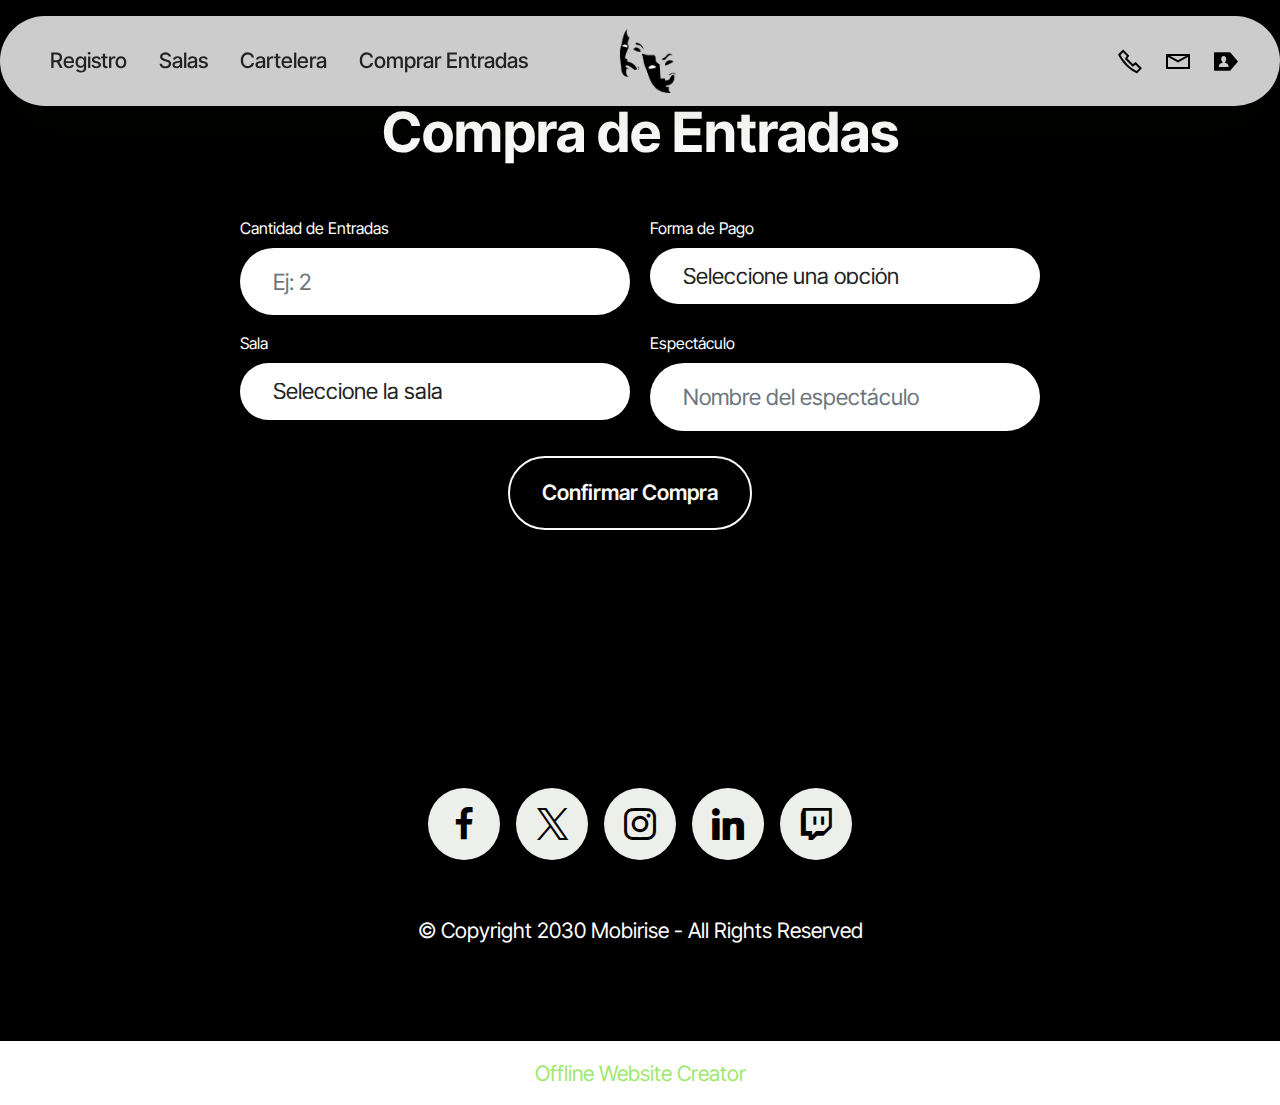
<file: page4.html>
<!DOCTYPE html>
<html  >
<head>
  <!-- Site made with Mobirise Website Builder v6.1.4, https://mobirise.com -->
  <meta charset="UTF-8">
  <meta http-equiv="X-UA-Compatible" content="IE=edge">
  <meta name="generator" content="Mobirise v6.1.4, mobirise.com">
  <meta name="viewport" content="width=device-width, initial-scale=1, minimum-scale=1">
  <link rel="shortcut icon" href="assets/images/logo.png" type="image/x-icon">
  <meta name="description" content="">
  
  
  <title>Comprar</title>
  <link rel="stylesheet" href="assets/web/assets/mobirise-icons2/mobirise2.css">
  <link rel="stylesheet" href="assets/bootstrap/css/bootstrap.min.css">
  <link rel="stylesheet" href="assets/dropdown/css/style.css">
  <link rel="stylesheet" href="assets/socicon/css/styles.css">
  <link rel="stylesheet" href="assets/theme/css/style.css">
  <link rel="preload" href="https://fonts.googleapis.com/css?family=Inter+Tight:100,200,300,400,500,600,700,800,900,100i,200i,300i,400i,500i,600i,700i,800i,900i&display=swap" as="style" onload="this.onload=null;this.rel='stylesheet'">
  <noscript><link rel="stylesheet" href="https://fonts.googleapis.com/css?family=Inter+Tight:100,200,300,400,500,600,700,800,900,100i,200i,300i,400i,500i,600i,700i,800i,900i&display=swap"></noscript>
  <link rel="preload" as="style" href="assets/mobirise/css/mbr-additional.css?v=d8g5ye"><link rel="stylesheet" href="assets/mobirise/css/mbr-additional.css?v=d8g5ye" type="text/css">

  <!-- Estilos locales: labels en blanco para la sección de compra de entradas -->
  <style>
    /* Aplica solo a los labels dentro de la sección del formulario de compra */
    #form-compra-entradas .form-label {
      color: #ffffff !important;
    }
  </style>



</head>
<body>

<!-- Analytics -->
<!-- Google tag (gtag.js) -->
<script async src="https://www.googletagmanager.com/gtag/js?id=G-YZ8DZ6JDDQ"></script>
<script>
  window.dataLayer = window.dataLayer || [];
  function gtag(){dataLayer.push(arguments);}
  gtag('js', new Date());

  gtag('config', 'G-YZ8DZ6JDDQ');
</script>
<!-- /Analytics -->


  
  <section data-bs-version="5.1" class="menu menu3 cid-v0p0fJ9JhV" once="menu" id="menu03-q">
	

	<nav class="navbar navbar-dropdown navbar-fixed-top navbar-expand-lg">
		<div class="container">
			<div class="navbar-brand">
				<span class="navbar-logo">
					<a href="index.html">
						<img src="assets/images/logo.png" alt="Mobirise Website Builder" style="height: 4rem;">
					</a>
				</span>
				
			</div>
			<button class="navbar-toggler" type="button" data-toggle="collapse" data-bs-toggle="collapse" data-target="#navbarSupportedContent" data-bs-target="#navbarSupportedContent" aria-controls="navbarNavAltMarkup" aria-expanded="false" aria-label="Toggle navigation">
				<div class="hamburger">
					<span></span>
					<span></span>
					<span></span>
					<span></span>
				</div>
			</button>
			<div class="collapse navbar-collapse" id="navbarSupportedContent">
				<ul class="navbar-nav nav-dropdown nav-right" data-app-modern-menu="true"><li class="nav-item"><a class="nav-link link text-black text-primary display-4" href="page2.html">Registro</a></li><li class="nav-item">
						<a class="nav-link link text-black text-primary display-4" href="page1.html">Salas</a>
					</li>
					<li class="nav-item">
						<a class="nav-link link text-black show text-primary display-4" href="page3.html" aria-expanded="false">Cartelera</a>
					</li>
					<li class="nav-item">
						<a class="nav-link link text-black text-primary display-4" href="page4.html">Comprar Entradas</a>
					</li></ul>
				<div class="icons-menu">
					<a class="iconfont-wrapper" href="https://mobiri.se">
						<span class="p-2 mbr-iconfont mobi-mbri-phone mobi-mbri"></span>
					</a>
					<a class="iconfont-wrapper" href="https://mobiri.se">
						<span class="p-2 mbr-iconfont mobi-mbri-letter mobi-mbri"></span>
					</a>
					<a class="iconfont-wrapper" href="https://mobiri.se">
						<span class="p-2 mbr-iconfont socicon-persona socicon"></span>
					</a>
					
				</div>
				
			</div>
		</div>
	</nav>
</section>

<section data-bs-version="5.1" class="form5 cid-v0vi8x1yt9" id="form-compra-entradas">
  <div class="container">
    <div class="row justify-content-center">
      <div class="col-12 content-head">
        <div class="mbr-section-head mb-5">
          <h3 class="mbr-section-title mbr-fonts-style align-center mb-0 display-2">
            <strong>Compra de Entradas</strong>
          </h3>
        
        </div>
      </div>
    </div>

    <div class="row justify-content-center">
      <div class="col-lg-8 mx-auto mbr-form" data-form-type="formoid">
        <form id="ticketForm" class="mbr-form form-with-styler" data-form-title="Compra de Entradas">
          <div class="dragArea row">
            <div class="col-md-6 col-sm-12 form-group mb-3">
              <label for="cantidad" class="form-label">Cantidad de Entradas</label>
              <input type="number" min="1" max="10" name="cantidad" id="cantidad" placeholder="Ej: 2" class="form-control" required>
            </div>

            <div class="col-md-6 col-sm-12 form-group mb-3">
              <label for="pago" class="form-label">Forma de Pago</label>
              <select name="pago" id="pago" class="form-control" required>
                <option value="" disabled selected>Seleccione una opción</option>
                <option>Tarjeta de Crédito</option>
                <option>Tarjeta de Débito</option>
                <option>Transferencia Bancaria</option>
                <option>Efectivo</option>
              </select>
            </div>

            <div class="col-md-6 col-sm-12 form-group mb-3">
              <label for="sala" class="form-label">Sala</label>
              <select name="sala" id="sala" class="form-control" required>
                <option value="" disabled selected>Seleccione la sala</option>
                <option>Sala Kafka</option>
                <option>Sala Dazai</option>
                <option>Sala Dostoievski</option>
              </select>
            </div>

            <div class="col-md-6 col-sm-12 form-group mb-3">
              <label for="espectaculo" class="form-label">Espectáculo</label>
              <input type="text" name="espectaculo" id="espectaculo" placeholder="Nombre del espectáculo" class="form-control" required>
            </div>

            <div class="col-12 align-center mbr-section-btn">
              <button type="submit" class="btn btn-white-outline display-7">Confirmar Compra</button>
            </div>

            <!-- Mensaje de confirmación -->
            <div id="mensajeConfirmacion" class="alert alert-success mt-4" style="display:none;">
              ¡Gracias por su compra! Sus entradas han sido registradas correctamente.
            </div>
          </div>
        </form>
      </div>
    </div>
  </div>

  <script>
    // Mostrar mensaje de confirmación sin enviar datos a servidor
    document.getElementById("ticketForm").addEventListener("submit", function(event) {
      event.preventDefault();
      document.getElementById("mensajeConfirmacion").style.display = "block";
      this.reset(); // Limpia el formulario
    });
  </script>
</section>

<section data-bs-version="5.1" class="footer3 cid-v0p2X33Btk" once="footers" id="footer03-r">

        

    

    <div class="container">
        <div class="row">
            <div class="row-links">
                <ul class="header-menu">
                  
                  
                  
                  
                <li class="header-menu-item mbr-fonts-style display-5"></li><li class="header-menu-item mbr-fonts-style display-5"></li><li class="header-menu-item mbr-fonts-style display-5"></li><li class="header-menu-item mbr-fonts-style display-5"></li></ul>
              </div>

            <div class="col-12 mt-4">
                <div class="social-row">
                    <div class="soc-item">
                        <a href="https://mobiri.se/" target="_blank">
                            <span class="mbr-iconfont socicon socicon-facebook display-7"></span>
                        </a>
                    </div>
                    <div class="soc-item">
                        <a href="https://mobiri.se/" target="_blank">
                            <span class="mbr-iconfont socicon-twitter socicon"></span>
                        </a>
                    </div>
                    <div class="soc-item">
                        <a href="https://mobiri.se/" target="_blank">
                            <span class="mbr-iconfont socicon-instagram socicon"></span>
                        </a>
                    </div>
                    <div class="soc-item">
                        <a href="https://mobiri.se/" target="_blank">
                            <span class="mbr-iconfont socicon socicon-linkedin"></span>
                        </a>
                    </div>
                    <div class="soc-item">
                        <a href="https://mobiri.se/" target="_blank">
                            <span class="mbr-iconfont socicon socicon-twitch"></span>
                        </a>
                    </div>
                </div>
            </div>
            <div class="col-12 mt-5">
                <p class="mbr-fonts-style copyright display-7">
                    © Copyright 2030 Mobirise - All Rights Reserved
                </p>
            </div>
        </div>
    </div>
</section><section class="display-7" style="padding: 0;align-items: center;justify-content: center;flex-wrap: wrap;    align-content: center;display: flex;position: relative;height: 4rem;"><a href="https://mobiri.se/4281229" style="flex: 1 1;height: 4rem;position: absolute;width: 100%;z-index: 1;"><img alt="" style="height: 4rem;" src="[data-uri]"></a><p style="margin: 0;text-align: center;" class="display-7">&#8204;</p><a style="z-index:1" href="https://mobirise.com/offline-website-builder.html">Offline Website Creator</a></section><script src="assets/bootstrap/js/bootstrap.bundle.min.js"></script>  <script src="assets/smoothscroll/smooth-scroll.js"></script>  <script src="assets/ytplayer/index.js"></script>  <script src="assets/dropdown/js/navbar-dropdown.js"></script>  <script src="assets/theme/js/script.js"></script>  <script src="assets/formoid/formoid.min.js"></script>  
  
  
</body>
</html>
</file>
<file: assets/web/assets/mobirise-icons2/mobirise2.css>
@font-face {
  font-family: 'Moririse2';
  font-display: swap;
  src:  url('mobirise2.eot?f2bix4');
  src:  url('mobirise2.eot?f2bix4#iefix') format('embedded-opentype'),
    url('mobirise2.ttf?f2bix4') format('truetype'),
    url('mobirise2.woff?f2bix4') format('woff'),
    url('mobirise2.svg?f2bix4#mobirise2') format('svg');
  font-weight: normal;
  font-style: normal;
}

[class^="mobi-"], [class*=" mobi-"] {
  /* use !important to prevent issues with browser extensions that change fonts */
  font-family: 'Moririse2' !important;
  speak: none;
  font-style: normal;
  font-weight: normal;
  font-variant: normal;
  text-transform: none;
  line-height: 1;

  /* Better Font Rendering =========== */
  -webkit-font-smoothing: antialiased;
  -moz-osx-font-smoothing: grayscale;
}

.mobi-mbri-add-submenu:before {
  content: "\e900";
}
.mobi-mbri-alert:before {
  content: "\e901";
}
.mobi-mbri-align-center:before {
  content: "\e902";
}
.mobi-mbri-align-justify:before {
  content: "\e903";
}
.mobi-mbri-align-left:before {
  content: "\e904";
}
.mobi-mbri-align-right:before {
  content: "\e905";
}
.mobi-mbri-android:before {
  content: "\e906";
}
.mobi-mbri-apple:before {
  content: "\e907";
}
.mobi-mbri-arrow-down:before {
  content: "\e908";
}
.mobi-mbri-arrow-next:before {
  content: "\e909";
}
.mobi-mbri-arrow-prev:before {
  content: "\e90a";
}
.mobi-mbri-arrow-up:before {
  content: "\e90b";
}
.mobi-mbri-bold:before {
  content: "\e90c";
}
.mobi-mbri-bookmark:before {
  content: "\e90d";
}
.mobi-mbri-bootstrap:before {
  content: "\e90e";
}
.mobi-mbri-briefcase:before {
  content: "\e90f";
}
.mobi-mbri-browse:before {
  content: "\e910";
}
.mobi-mbri-bulleted-list:before {
  content: "\e911";
}
.mobi-mbri-calendar:before {
  content: "\e912";
}
.mobi-mbri-camera:before {
  content: "\e913";
}
.mobi-mbri-cart-add:before {
  content: "\e914";
}
.mobi-mbri-cart-full:before {
  content: "\e915";
}
.mobi-mbri-cash:before {
  content: "\e916";
}
.mobi-mbri-change-style:before {
  content: "\e917";
}
.mobi-mbri-chat:before {
  content: "\e918";
}
.mobi-mbri-clock:before {
  content: "\e919";
}
.mobi-mbri-close:before {
  content: "\e91a";
}
.mobi-mbri-cloud:before {
  content: "\e91b";
}
.mobi-mbri-code:before {
  content: "\e91c";
}
.mobi-mbri-contact-form:before {
  content: "\e91d";
}
.mobi-mbri-credit-card:before {
  content: "\e91e";
}
.mobi-mbri-cursor-click:before {
  content: "\e91f";
}
.mobi-mbri-cust-feedback:before {
  content: "\e920";
}
.mobi-mbri-database:before {
  content: "\e921";
}
.mobi-mbri-delivery:before {
  content: "\e922";
}
.mobi-mbri-desktop:before {
  content: "\e923";
}
.mobi-mbri-devices:before {
  content: "\e924";
}
.mobi-mbri-down:before {
  content: "\e925";
}
.mobi-mbri-download-2:before {
  content: "\e926";
}
.mobi-mbri-download:before {
  content: "\e927";
}
.mobi-mbri-drag-n-drop-2:before {
  content: "\e928";
}
.mobi-mbri-drag-n-drop:before {
  content: "\e929";
}
.mobi-mbri-edit-2:before {
  content: "\e92a";
}
.mobi-mbri-edit:before {
  content: "\e92b";
}
.mobi-mbri-error:before {
  content: "\e92c";
}
.mobi-mbri-extension:before {
  content: "\e92d";
}
.mobi-mbri-features:before {
  content: "\e92e";
}
.mobi-mbri-file:before {
  content: "\e92f";
}
.mobi-mbri-flag:before {
  content: "\e930";
}
.mobi-mbri-folder:before {
  content: "\e931";
}
.mobi-mbri-gift:before {
  content: "\e932";
}
.mobi-mbri-github:before {
  content: "\e933";
}
.mobi-mbri-globe-2:before {
  content: "\e934";
}
.mobi-mbri-globe:before {
  content: "\e935";
}
.mobi-mbri-growing-chart:before {
  content: "\e936";
}
.mobi-mbri-hearth:before {
  content: "\e937";
}
.mobi-mbri-help:before {
  content: "\e938";
}
.mobi-mbri-home:before {
  content: "\e939";
}
.mobi-mbri-hot-cup:before {
  content: "\e93a";
}
.mobi-mbri-idea:before {
  content: "\e93b";
}
.mobi-mbri-image-gallery:before {
  content: "\e93c";
}
.mobi-mbri-image-slider:before {
  content: "\e93d";
}
.mobi-mbri-info:before {
  content: "\e93e";
}
.mobi-mbri-italic:before {
  content: "\e93f";
}
.mobi-mbri-key:before {
  content: "\e940";
}
.mobi-mbri-laptop:before {
  content: "\e941";
}
.mobi-mbri-layers:before {
  content: "\e942";
}
.mobi-mbri-left-right:before {
  content: "\e943";
}
.mobi-mbri-left:before {
  content: "\e944";
}
.mobi-mbri-letter:before {
  content: "\e945";
}
.mobi-mbri-like:before {
  content: "\e946";
}
.mobi-mbri-link:before {
  content: "\e947";
}
.mobi-mbri-lock:before {
  content: "\e948";
}
.mobi-mbri-login:before {
  content: "\e949";
}
.mobi-mbri-logout:before {
  content: "\e94a";
}
.mobi-mbri-magic-stick:before {
  content: "\e94b";
}
.mobi-mbri-map-pin:before {
  content: "\e94c";
}
.mobi-mbri-menu:before {
  content: "\e94d";
}
.mobi-mbri-mobile-2:before {
  content: "\e94e";
}
.mobi-mbri-mobile-horizontal:before {
  content: "\e94f";
}
.mobi-mbri-mobile:before {
  content: "\e950";
}
.mobi-mbri-mobirise:before {
  content: "\e951";
}
.mobi-mbri-more-horizontal:before {
  content: "\e952";
}
.mobi-mbri-more-vertical:before {
  content: "\e953";
}
.mobi-mbri-music:before {
  content: "\e954";
}
.mobi-mbri-new-file:before {
  content: "\e955";
}
.mobi-mbri-numbered-list:before {
  content: "\e956";
}
.mobi-mbri-opened-folder:before {
  content: "\e957";
}
.mobi-mbri-pages:before {
  content: "\e958";
}
.mobi-mbri-paper-plane:before {
  content: "\e959";
}
.mobi-mbri-paperclip:before {
  content: "\e95a";
}
.mobi-mbri-phone:before {
  content: "\e95b";
}
.mobi-mbri-photo:before {
  content: "\e95c";
}
.mobi-mbri-photos:before {
  content: "\e95d";
}
.mobi-mbri-pin:before {
  content: "\e95e";
}
.mobi-mbri-play:before {
  content: "\e95f";
}
.mobi-mbri-plus:before {
  content: "\e960";
}
.mobi-mbri-preview:before {
  content: "\e961";
}
.mobi-mbri-print:before {
  content: "\e962";
}
.mobi-mbri-protect:before {
  content: "\e963";
}
.mobi-mbri-question:before {
  content: "\e964";
}
.mobi-mbri-quote-left:before {
  content: "\e965";
}
.mobi-mbri-quote-right:before {
  content: "\e966";
}
.mobi-mbri-redo:before {
  content: "\e967";
}
.mobi-mbri-refresh:before {
  content: "\e968";
}
.mobi-mbri-responsive-2:before {
  content: "\e969";
}
.mobi-mbri-responsive:before {
  content: "\e96a";
}
.mobi-mbri-right:before {
  content: "\e96b";
}
.mobi-mbri-rocket:before {
  content: "\e96c";
}
.mobi-mbri-sad-face:before {
  content: "\e96d";
}
.mobi-mbri-sale:before {
  content: "\e96e";
}
.mobi-mbri-save:before {
  content: "\e96f";
}
.mobi-mbri-search:before {
  content: "\e970";
}
.mobi-mbri-setting-2:before {
  content: "\e971";
}
.mobi-mbri-setting-3:before {
  content: "\e972";
}
.mobi-mbri-setting:before {
  content: "\e973";
}
.mobi-mbri-share:before {
  content: "\e974";
}
.mobi-mbri-shopping-bag:before {
  content: "\e975";
}
.mobi-mbri-shopping-basket:before {
  content: "\e976";
}
.mobi-mbri-shopping-cart:before {
  content: "\e977";
}
.mobi-mbri-sites:before {
  content: "\e978";
}
.mobi-mbri-smile-face:before {
  content: "\e979";
}
.mobi-mbri-speed:before {
  content: "\e97a";
}
.mobi-mbri-star:before {
  content: "\e97b";
}
.mobi-mbri-success:before {
  content: "\e97c";
}
.mobi-mbri-sun:before {
  content: "\e97d";
}
.mobi-mbri-sun2:before {
  content: "\e97e";
}
.mobi-mbri-tablet-vertical:before {
  content: "\e97f";
}
.mobi-mbri-tablet:before {
  content: "\e980";
}
.mobi-mbri-target:before {
  content: "\e981";
}
.mobi-mbri-timer:before {
  content: "\e982";
}
.mobi-mbri-to-ftp:before {
  content: "\e983";
}
.mobi-mbri-to-local-drive:before {
  content: "\e984";
}
.mobi-mbri-touch-swipe:before {
  content: "\e985";
}
.mobi-mbri-touch:before {
  content: "\e986";
}
.mobi-mbri-trash:before {
  content: "\e987";
}
.mobi-mbri-underline:before {
  content: "\e988";
}
.mobi-mbri-undo:before {
  content: "\e989";
}
.mobi-mbri-unlink:before {
  content: "\e98a";
}
.mobi-mbri-unlock:before {
  content: "\e98b";
}
.mobi-mbri-up-down:before {
  content: "\e98c";
}
.mobi-mbri-up:before {
  content: "\e98d";
}
.mobi-mbri-update:before {
  content: "\e98e";
}
.mobi-mbri-upload-2:before {
  content: "\e98f";
}
.mobi-mbri-upload:before {
  content: "\e990";
}
.mobi-mbri-user-2:before {
  content: "\e991";
}
.mobi-mbri-user:before {
  content: "\e992";
}
.mobi-mbri-users:before {
  content: "\e993";
}
.mobi-mbri-video-play:before {
  content: "\e994";
}
.mobi-mbri-video:before {
  content: "\e995";
}
.mobi-mbri-watch:before {
  content: "\e996";
}
.mobi-mbri-website-theme-2:before {
  content: "\e997";
}
.mobi-mbri-website-theme:before {
  content: "\e998";
}
.mobi-mbri-wifi:before {
  content: "\e999";
}
.mobi-mbri-windows:before {
  content: "\e99a";
}
.mobi-mbri-zoom-in:before {
  content: "\e99b";
}
.mobi-mbri-zoom-out:before {
  content: "\e99c";
}
</file>
<file: assets/parallax/jarallax.css>
.jarallax {
    position: relative;
    z-index: 0;
}
.jarallax > .jarallax-img {
    position: absolute;
    object-fit: cover;
    /* support for plugin https://github.com/bfred-it/object-fit-images */
    font-family: 'object-fit: cover;';
    top: 0;
    left: 0;
    width: 100%;
    height: 100%;
    z-index: -1;
}
</file>
<file: assets/dropdown/css/style.css>
.navbar-dropdown {
  left: 0;
  padding: 0;
  position: absolute;
  right: 0;
  top: 0;
  transition: all 0.45s ease;
  z-index: 1030;
  background: #282828; }
  .navbar-dropdown .navbar-logo {
    margin-right: 0.8rem;
    transition: margin 0.3s ease-in-out;
    vertical-align: middle; }
    .navbar-dropdown .navbar-logo img {
      height: 3.125rem;
      transition: all 0.3s ease-in-out; }
    .navbar-dropdown .navbar-logo.mbr-iconfont {
      font-size: 3.125rem;
      line-height: 3.125rem; }
  .navbar-dropdown .navbar-caption {
    font-weight: 700;
    white-space: normal;
    vertical-align: -4px;
    line-height: 3.125rem !important; }
    .navbar-dropdown .navbar-caption, .navbar-dropdown .navbar-caption:hover {
      color: inherit;
      text-decoration: none; }
  .navbar-dropdown .mbr-iconfont + .navbar-caption {
    vertical-align: -1px; }
  .navbar-dropdown.navbar-fixed-top {
    position: fixed; }
  .navbar-dropdown .navbar-brand span {
    vertical-align: -4px; }
  .navbar-dropdown.bg-color.transparent {
    background: none; }
  .navbar-dropdown.navbar-short .navbar-brand {
    padding: 0.625rem 0; }
    .navbar-dropdown.navbar-short .navbar-brand span {
      vertical-align: -1px; }
  .navbar-dropdown.navbar-short .navbar-caption {
    line-height: 2.375rem !important;
    vertical-align: -2px; }
  .navbar-dropdown.navbar-short .navbar-logo {
    margin-right: 0.5rem; }
    .navbar-dropdown.navbar-short .navbar-logo img {
      height: 2.375rem; }
    .navbar-dropdown.navbar-short .navbar-logo.mbr-iconfont {
      font-size: 2.375rem;
      line-height: 2.375rem; }
  .navbar-dropdown.navbar-short .mbr-table-cell {
    height: 3.625rem; }
  .navbar-dropdown .navbar-close {
    left: 0.6875rem;
    position: fixed;
    top: 0.75rem;
    z-index: 1000; }
  .navbar-dropdown .hamburger-icon {
    content: "";
    display: inline-block;
    vertical-align: middle;
    width: 16px;
    -webkit-box-shadow: 0 -6px 0 1px #282828,0 0 0 1px #282828,0 6px 0 1px #282828;
    -moz-box-shadow: 0 -6px 0 1px #282828,0 0 0 1px #282828,0 6px 0 1px #282828;
    box-shadow: 0 -6px 0 1px #282828,0 0 0 1px #282828,0 6px 0 1px #282828; }

.dropdown-menu .dropdown-toggle[data-toggle="dropdown-submenu"]::after {
  border-bottom: 0.35em solid transparent;
  border-left: 0.35em solid;
  border-right: 0;
  border-top: 0.35em solid transparent;
  margin-left: 0.3rem; }

.dropdown-menu .dropdown-item:focus {
  outline: 0; }

.nav-dropdown {
  font-size: 0.75rem;
  font-weight: 500;
  height: auto !important; }
  .nav-dropdown .nav-btn {
    padding-left: 1rem; }
  .nav-dropdown .link {
    margin: .667em 1.667em;
    font-weight: 500;
    padding: 0;
    transition: color .2s ease-in-out; }
    .nav-dropdown .link.dropdown-toggle {
      margin-right: 2.583em; }
      .nav-dropdown .link.dropdown-toggle::after {
        margin-left: .25rem;
        border-top: 0.35em solid;
        border-right: 0.35em solid transparent;
        border-left: 0.35em solid transparent;
        border-bottom: 0; }
      .nav-dropdown .link.dropdown-toggle[aria-expanded="true"] {
        margin: 0;
        padding: 0.667em 3.263em  0.667em 1.667em; }
  .nav-dropdown .link::after,
  .nav-dropdown .dropdown-item::after {
    color: inherit; }
  .nav-dropdown .btn {
    font-size: 0.75rem;
    font-weight: 700;
    letter-spacing: 0;
    margin-bottom: 0;
    padding-left: 1.25rem;
    padding-right: 1.25rem; }
  .nav-dropdown .dropdown-menu {
    border-radius: 0;
    border: 0;
    left: 0;
    margin: 0;
    padding-bottom: 1.25rem;
    padding-top: 1.25rem;
    position: relative; }
  .nav-dropdown .dropdown-submenu {
    margin-left: 0.125rem;
    top: 0; }
  .nav-dropdown .dropdown-item {
    font-weight: 500;
    line-height: 2;
    padding: 0.3846em 4.615em 0.3846em 1.5385em;
    position: relative;
    transition: color .2s ease-in-out, background-color .2s ease-in-out; }
    .nav-dropdown .dropdown-item::after {
      margin-top: -0.3077em;
      position: absolute;
      right: 1.1538em;
      top: 50%; }
    .nav-dropdown .dropdown-item:focus, .nav-dropdown .dropdown-item:hover {
      background: none; }

@media (max-width: 767px) {
  .nav-dropdown.navbar-toggleable-sm {
    bottom: 0;
    display: none;
    left: 0;
    overflow-x: hidden;
    position: fixed;
    top: 0;
    transform: translateX(-100%);
    -ms-transform: translateX(-100%);
    -webkit-transform: translateX(-100%);
    width: 18.75rem;
    z-index: 999; } }
.nav-dropdown.navbar-toggleable-xl {
  bottom: 0;
  display: none;
  left: 0;
  overflow-x: hidden;
  position: fixed;
  top: 0;
  transform: translateX(-100%);
  -ms-transform: translateX(-100%);
  -webkit-transform: translateX(-100%);
  width: 18.75rem;
  z-index: 999; }

.nav-dropdown-sm {
  display: block !important;
  overflow-x: hidden;
  overflow: auto;
  padding-top: 3.875rem; }
  .nav-dropdown-sm::after {
    content: "";
    display: block;
    height: 3rem;
    width: 100%; }
  .nav-dropdown-sm.collapse.in ~ .navbar-close {
    display: block !important; }
  .nav-dropdown-sm.collapsing, .nav-dropdown-sm.collapse.in {
    transform: translateX(0);
    -ms-transform: translateX(0);
    -webkit-transform: translateX(0);
    transition: all 0.25s ease-out;
    -webkit-transition: all 0.25s ease-out;
    background: #282828; }
  .nav-dropdown-sm.collapsing[aria-expanded="false"] {
    transform: translateX(-100%);
    -ms-transform: translateX(-100%);
    -webkit-transform: translateX(-100%); }
  .nav-dropdown-sm .nav-item {
    display: block;
    margin-left: 0 !important;
    padding-left: 0; }
  .nav-dropdown-sm .link,
  .nav-dropdown-sm .dropdown-item {
    border-top: 1px dotted rgba(255, 255, 255, 0.1);
    font-size: 0.8125rem;
    line-height: 1.6;
    margin: 0 !important;
    padding: 0.875rem 2.4rem 0.875rem 1.5625rem !important;
    position: relative;
    white-space: normal; }
    .nav-dropdown-sm .link:focus, .nav-dropdown-sm .link:hover,
    .nav-dropdown-sm .dropdown-item:focus,
    .nav-dropdown-sm .dropdown-item:hover {
      background: rgba(0, 0, 0, 0.2) !important;
      color: #c0a375; }
  .nav-dropdown-sm .nav-btn {
    position: relative;
    padding: 1.5625rem 1.5625rem 0 1.5625rem; }
    .nav-dropdown-sm .nav-btn::before {
      border-top: 1px dotted rgba(255, 255, 255, 0.1);
      content: "";
      left: 0;
      position: absolute;
      top: 0;
      width: 100%; }
    .nav-dropdown-sm .nav-btn + .nav-btn {
      padding-top: 0.625rem; }
      .nav-dropdown-sm .nav-btn + .nav-btn::before {
        display: none; }
  .nav-dropdown-sm .btn {
    padding: 0.625rem 0; }
  .nav-dropdown-sm .dropdown-toggle[data-toggle="dropdown-submenu"]::after {
    margin-left: .25rem;
    border-top: 0.35em solid;
    border-right: 0.35em solid transparent;
    border-left: 0.35em solid transparent;
    border-bottom: 0; }
  .nav-dropdown-sm .dropdown-toggle[data-toggle="dropdown-submenu"][aria-expanded="true"]::after {
    border-top: 0;
    border-right: 0.35em solid transparent;
    border-left: 0.35em solid transparent;
    border-bottom: 0.35em solid; }
  .nav-dropdown-sm .dropdown-menu {
    margin: 0;
    padding: 0;
    position: relative;
    top: 0;
    left: 0;
    width: 100%;
    border: 0;
    float: none;
    border-radius: 0;
    background: none; }
  .nav-dropdown-sm .dropdown-submenu {
    left: 100%;
    margin-left: 0.125rem;
    margin-top: -1.25rem;
    top: 0; }

.navbar-toggleable-sm .nav-dropdown .dropdown-menu {
  position: absolute; }

.navbar-toggleable-sm .nav-dropdown .dropdown-submenu {
  left: 100%;
  margin-left: 0.125rem;
  margin-top: -1.25rem;
  top: 0; }

.navbar-toggleable-sm.opened .nav-dropdown .dropdown-menu {
  position: relative; }

.navbar-toggleable-sm.opened .nav-dropdown .dropdown-submenu {
  left: 0;
  margin-left: 00rem;
  margin-top: 0rem;
  top: 0; }

.is-builder .nav-dropdown.collapsing {
  transition: none !important; }
</file>
<file: assets/socicon/css/styles.css>
@charset "UTF-8";

@font-face {
  font-family: 'Socicon';
  src:  url('../fonts/socicon.eot');
  src:  url('../fonts/socicon.eot?#iefix') format('embedded-opentype'),
    url('../fonts/socicon.woff2') format('woff2'),
    url('../fonts/socicon.ttf') format('truetype'),
    url('../fonts/socicon.woff') format('woff'),
    url('../fonts/socicon.svg#socicon') format('svg');
  font-weight: normal;
  font-style: normal;
  font-display: swap;
}

[data-icon]:before {
  font-family: "socicon" !important;
  content: attr(data-icon);
  font-style: normal !important;
  font-weight: normal !important;
  font-variant: normal !important;
  text-transform: none !important;
  speak: none;
  line-height: 1;
  -webkit-font-smoothing: antialiased;
  -moz-osx-font-smoothing: grayscale;
}

[class^="socicon-"], [class*=" socicon-"] {
  /* use !important to prevent issues with browser extensions that change fonts */
  font-family: 'Socicon' !important;
  speak: none;
  font-style: normal;
  font-weight: normal;
  font-variant: normal;
  text-transform: none;
  line-height: 1;

  /* Better Font Rendering =========== */
  -webkit-font-smoothing: antialiased;
  -moz-osx-font-smoothing: grayscale;
}

.socicon-500px:before {
  content: "\e000";
}
.socicon-8tracks:before {
  content: "\e001";
}
.socicon-airbnb:before {
  content: "\e002";
}
.socicon-alliance:before {
  content: "\e003";
}
.socicon-amazon:before {
  content: "\e004";
}
.socicon-amplement:before {
  content: "\e005";
}
.socicon-android:before {
  content: "\e006";
}
.socicon-angellist:before {
  content: "\e007";
}
.socicon-apple:before {
  content: "\e008";
}
.socicon-appnet:before {
  content: "\e009";
}
.socicon-baidu:before {
  content: "\e00a";
}
.socicon-bandcamp:before {
  content: "\e00b";
}
.socicon-battlenet:before {
  content: "\e00c";
}
.socicon-mixer:before {
  content: "\e00d";
}
.socicon-bebee:before {
  content: "\e00e";
}
.socicon-bebo:before {
  content: "\e00f";
}
.socicon-behance:before {
  content: "\e010";
}
.socicon-blizzard:before {
  content: "\e011";
}
.socicon-blogger:before {
  content: "\e012";
}
.socicon-buffer:before {
  content: "\e013";
}
.socicon-chrome:before {
  content: "\e014";
}
.socicon-coderwall:before {
  content: "\e015";
}
.socicon-curse:before {
  content: "\e016";
}
.socicon-dailymotion:before {
  content: "\e017";
}
.socicon-deezer:before {
  content: "\e018";
}
.socicon-delicious:before {
  content: "\e019";
}
.socicon-deviantart:before {
  content: "\e01a";
}
.socicon-diablo:before {
  content: "\e01b";
}
.socicon-digg:before {
  content: "\e01c";
}
.socicon-discord:before {
  content: "\e01d";
}
.socicon-disqus:before {
  content: "\e01e";
}
.socicon-douban:before {
  content: "\e01f";
}
.socicon-draugiem:before {
  content: "\e020";
}
.socicon-dribbble:before {
  content: "\e021";
}
.socicon-drupal:before {
  content: "\e022";
}
.socicon-ebay:before {
  content: "\e023";
}
.socicon-ello:before {
  content: "\e024";
}
.socicon-endomodo:before {
  content: "\e025";
}
.socicon-envato:before {
  content: "\e026";
}
.socicon-etsy:before {
  content: "\e027";
}
.socicon-facebook:before {
  content: "\e028";
}
.socicon-feedburner:before {
  content: "\e029";
}
.socicon-filmweb:before {
  content: "\e02a";
}
.socicon-firefox:before {
  content: "\e02b";
}
.socicon-flattr:before {
  content: "\e02c";
}
.socicon-flickr:before {
  content: "\e02d";
}
.socicon-formulr:before {
  content: "\e02e";
}
.socicon-forrst:before {
  content: "\e02f";
}
.socicon-foursquare:before {
  content: "\e030";
}
.socicon-friendfeed:before {
  content: "\e031";
}
.socicon-github:before {
  content: "\e032";
}
.socicon-goodreads:before {
  content: "\e033";
}
.socicon-google:before {
  content: "\e034";
}
.socicon-googlescholar:before {
  content: "\e035";
}
.socicon-googlegroups:before {
  content: "\e036";
}
.socicon-googlephotos:before {
  content: "\e037";
}
.socicon-googleplus:before {
  content: "\e038";
}
.socicon-grooveshark:before {
  content: "\e039";
}
.socicon-hackerrank:before {
  content: "\e03a";
}
.socicon-hearthstone:before {
  content: "\e03b";
}
.socicon-hellocoton:before {
  content: "\e03c";
}
.socicon-heroes:before {
  content: "\e03d";
}
.socicon-smashcast:before {
  content: "\e03e";
}
.socicon-horde:before {
  content: "\e03f";
}
.socicon-houzz:before {
  content: "\e040";
}
.socicon-icq:before {
  content: "\e041";
}
.socicon-identica:before {
  content: "\e042";
}
.socicon-imdb:before {
  content: "\e043";
}
.socicon-instagram:before {
  content: "\e044";
}
.socicon-issuu:before {
  content: "\e045";
}
.socicon-istock:before {
  content: "\e046";
}
.socicon-itunes:before {
  content: "\e047";
}
.socicon-keybase:before {
  content: "\e048";
}
.socicon-lanyrd:before {
  content: "\e049";
}
.socicon-lastfm:before {
  content: "\e04a";
}
.socicon-line:before {
  content: "\e04b";
}
.socicon-linkedin:before {
  content: "\e04c";
}
.socicon-livejournal:before {
  content: "\e04d";
}
.socicon-lyft:before {
  content: "\e04e";
}
.socicon-macos:before {
  content: "\e04f";
}
.socicon-mail:before {
  content: "\e050";
}
.socicon-medium:before {
  content: "\e051";
}
.socicon-meetup:before {
  content: "\e052";
}
.socicon-mixcloud:before {
  content: "\e053";
}
.socicon-modelmayhem:before {
  content: "\e054";
}
.socicon-mumble:before {
  content: "\e055";
}
.socicon-myspace:before {
  content: "\e056";
}
.socicon-newsvine:before {
  content: "\e057";
}
.socicon-nintendo:before {
  content: "\e058";
}
.socicon-npm:before {
  content: "\e059";
}
.socicon-odnoklassniki:before {
  content: "\e05a";
}
.socicon-openid:before {
  content: "\e05b";
}
.socicon-opera:before {
  content: "\e05c";
}
.socicon-outlook:before {
  content: "\e05d";
}
.socicon-overwatch:before {
  content: "\e05e";
}
.socicon-patreon:before {
  content: "\e05f";
}
.socicon-paypal:before {
  content: "\e060";
}
.socicon-periscope:before {
  content: "\e061";
}
.socicon-persona:before {
  content: "\e062";
}
.socicon-pinterest:before {
  content: "\e063";
}
.socicon-play:before {
  content: "\e064";
}
.socicon-player:before {
  content: "\e065";
}
.socicon-playstation:before {
  content: "\e066";
}
.socicon-pocket:before {
  content: "\e067";
}
.socicon-qq:before {
  content: "\e068";
}
.socicon-quora:before {
  content: "\e069";
}
.socicon-raidcall:before {
  content: "\e06a";
}
.socicon-ravelry:before {
  content: "\e06b";
}
.socicon-reddit:before {
  content: "\e06c";
}
.socicon-renren:before {
  content: "\e06d";
}
.socicon-researchgate:before {
  content: "\e06e";
}
.socicon-residentadvisor:before {
  content: "\e06f";
}
.socicon-reverbnation:before {
  content: "\e070";
}
.socicon-rss:before {
  content: "\e071";
}
.socicon-sharethis:before {
  content: "\e072";
}
.socicon-skype:before {
  content: "\e073";
}
.socicon-slideshare:before {
  content: "\e074";
}
.socicon-smugmug:before {
  content: "\e075";
}
.socicon-snapchat:before {
  content: "\e076";
}
.socicon-songkick:before {
  content: "\e077";
}
.socicon-soundcloud:before {
  content: "\e078";
}
.socicon-spotify:before {
  content: "\e079";
}
.socicon-stackexchange:before {
  content: "\e07a";
}
.socicon-stackoverflow:before {
  content: "\e07b";
}
.socicon-starcraft:before {
  content: "\e07c";
}
.socicon-stayfriends:before {
  content: "\e07d";
}
.socicon-steam:before {
  content: "\e07e";
}
.socicon-storehouse:before {
  content: "\e07f";
}
.socicon-strava:before {
  content: "\e080";
}
.socicon-streamjar:before {
  content: "\e081";
}
.socicon-stumbleupon:before {
  content: "\e082";
}
.socicon-swarm:before {
  content: "\e083";
}
.socicon-teamspeak:before {
  content: "\e084";
}
.socicon-teamviewer:before {
  content: "\e085";
}
.socicon-technorati:before {
  content: "\e086";
}
.socicon-telegram:before {
  content: "\e087";
}
.socicon-tripadvisor:before {
  content: "\e088";
}
.socicon-tripit:before {
  content: "\e089";
}
.socicon-triplej:before {
  content: "\e08a";
}
.socicon-tumblr:before {
  content: "\e08b";
}
.socicon-twitch:before {
  content: "\e08c";
}
.socicon-twitter:before {
  content: "\e08d";
}
.socicon-uber:before {
  content: "\e08e";
}
.socicon-ventrilo:before {
  content: "\e08f";
}
.socicon-viadeo:before {
  content: "\e090";
}
.socicon-viber:before {
  content: "\e091";
}
.socicon-viewbug:before {
  content: "\e092";
}
.socicon-vimeo:before {
  content: "\e093";
}
.socicon-vine:before {
  content: "\e094";
}
.socicon-vkontakte:before {
  content: "\e095";
}
.socicon-warcraft:before {
  content: "\e096";
}
.socicon-wechat:before {
  content: "\e097";
}
.socicon-weibo:before {
  content: "\e098";
}
.socicon-whatsapp:before {
  content: "\e099";
}
.socicon-wikipedia:before {
  content: "\e09a";
}
.socicon-windows:before {
  content: "\e09b";
}
.socicon-wordpress:before {
  content: "\e09c";
}
.socicon-wykop:before {
  content: "\e09d";
}
.socicon-xbox:before {
  content: "\e09e";
}
.socicon-xing:before {
  content: "\e09f";
}
.socicon-yahoo:before {
  content: "\e0a0";
}
.socicon-yammer:before {
  content: "\e0a1";
}
.socicon-yandex:before {
  content: "\e0a2";
}
.socicon-yelp:before {
  content: "\e0a3";
}
.socicon-younow:before {
  content: "\e0a4";
}
.socicon-youtube:before {
  content: "\e0a5";
}
.socicon-zapier:before {
  content: "\e0a6";
}
.socicon-zerply:before {
  content: "\e0a7";
}
.socicon-zomato:before {
  content: "\e0a8";
}
.socicon-zynga:before {
  content: "\e0a9";
}
.socicon-bluesky:before {
  content: "\e0aa";
}
.socicon-threads:before {
  content: "\e0ab";
}
.socicon-spreadshirt:before {
  content: "\e901";
}
.socicon-gamejolt:before {
  content: "\e902";
}
.socicon-trello:before {
  content: "\e903";
}
.socicon-tunein:before {
  content: "\e904";
}
.socicon-bloglovin:before {
  content: "\e905";
}
.socicon-gamewisp:before {
  content: "\e906";
}
.socicon-messenger:before {
  content: "\e907";
}
.socicon-pandora:before {
  content: "\e908";
}
.socicon-augment:before {
  content: "\e909";
}
.socicon-bitbucket:before {
  content: "\e90a";
}
.socicon-fyuse:before {
  content: "\e90b";
}
.socicon-yt-gaming:before {
  content: "\e90c";
}
.socicon-sketchfab:before {
  content: "\e90d";
}
.socicon-mobcrush:before {
  content: "\e90e";
}
.socicon-microsoft:before {
  content: "\e90f";
}
.socicon-realtor:before {
  content: "\e910";
}
.socicon-tidal:before {
  content: "\e911";
}
.socicon-qobuz:before {
  content: "\e912";
}
.socicon-natgeo:before {
  content: "\e913";
}
.socicon-mastodon:before {
  content: "\e914";
}
.socicon-unsplash:before {
  content: "\e915";
}
.socicon-homeadvisor:before {
  content: "\e916";
}
.socicon-angieslist:before {
  content: "\e917";
}
.socicon-codepen:before {
  content: "\e918";
}
.socicon-slack:before {
  content: "\e919";
}
.socicon-openaigym:before {
  content: "\e91a";
}
.socicon-logmein:before {
  content: "\e91b";
}
.socicon-fiverr:before {
  content: "\e91c";
}
.socicon-gotomeeting:before {
  content: "\e91d";
}
.socicon-aliexpress:before {
  content: "\e91e";
}
.socicon-guru:before {
  content: "\e91f";
}
.socicon-appstore:before {
  content: "\e920";
}
.socicon-homes:before {
  content: "\e921";
}
.socicon-zoom:before {
  content: "\e922";
}
.socicon-alibaba:before {
  content: "\e923";
}
.socicon-craigslist:before {
  content: "\e924";
}
.socicon-wix:before {
  content: "\e925";
}
.socicon-redfin:before {
  content: "\e926";
}
.socicon-googlecalendar:before {
  content: "\e927";
}
.socicon-shopify:before {
  content: "\e928";
}
.socicon-freelancer:before {
  content: "\e929";
}
.socicon-seedrs:before {
  content: "\e92a";
}
.socicon-bing:before {
  content: "\e92b";
}
.socicon-doodle:before {
  content: "\e92c";
}
.socicon-bonanza:before {
  content: "\e92d";
}
.socicon-squarespace:before {
  content: "\e92e";
}
.socicon-toptal:before {
  content: "\e92f";
}
.socicon-gust:before {
  content: "\e930";
}
.socicon-ask:before {
  content: "\e931";
}
.socicon-trulia:before {
  content: "\e932";
}
.socicon-loomly:before {
  content: "\e933";
}
.socicon-ghost:before {
  content: "\e934";
}
.socicon-upwork:before {
  content: "\e935";
}
.socicon-fundable:before {
  content: "\e936";
}
.socicon-booking:before {
  content: "\e937";
}
.socicon-googlemaps:before {
  content: "\e938";
}
.socicon-zillow:before {
  content: "\e939";
}
.socicon-niconico:before {
  content: "\e93a";
}
.socicon-toneden:before {
  content: "\e93b";
}
.socicon-crunchbase:before {
  content: "\e93c";
}
.socicon-homefy:before {
  content: "\e93d";
}
.socicon-calendly:before {
  content: "\e93e";
}
.socicon-livemaster:before {
  content: "\e93f";
}
.socicon-udemy:before {
  content: "\e940";
}
.socicon-codered:before {
  content: "\e941";
}
.socicon-origin:before {
  content: "\e942";
}
.socicon-nextdoor:before {
  content: "\e943";
}
.socicon-portfolio:before {
  content: "\e944";
}
.socicon-instructables:before {
  content: "\e945";
}
.socicon-gitlab:before {
  content: "\e946";
}
.socicon-hackernews:before {
  content: "\e947";
}
.socicon-smashwords:before {
  content: "\e948";
}
.socicon-kobo:before {
  content: "\e949";
}
.socicon-bookbub:before {
  content: "\e94a";
}
.socicon-mailru:before {
  content: "\e94b";
}
.socicon-moddb:before {
  content: "\e94c";
}
.socicon-indiedb:before {
  content: "\e94d";
}
.socicon-traxsource:before {
  content: "\e94e";
}
.socicon-gamefor:before {
  content: "\e94f";
}
.socicon-pixiv:before {
  content: "\e950";
}
.socicon-myanimelist:before {
  content: "\e951";
}
.socicon-blackberry:before {
  content: "\e952";
}
.socicon-wickr:before {
  content: "\e953";
}
.socicon-spip:before {
  content: "\e954";
}
.socicon-napster:before {
  content: "\e955";
}
.socicon-beatport:before {
  content: "\e956";
}
.socicon-hackerone:before {
  content: "\e957";
}
.socicon-internet:before {
  content: "\e958";
}
.socicon-ubuntu:before {
  content: "\e959";
}
.socicon-artstation:before {
  content: "\e95a";
}
.socicon-invision:before {
  content: "\e95b";
}
.socicon-torial:before {
  content: "\e95c";
}
.socicon-collectorz:before {
  content: "\e95d";
}
.socicon-seenthis:before {
  content: "\e95e";
}
.socicon-googleplaymusic:before {
  content: "\e95f";
}
.socicon-debian:before {
  content: "\e960";
}
.socicon-filmfreeway:before {
  content: "\e961";
}
.socicon-gnome:before {
  content: "\e962";
}
.socicon-itchio:before {
  content: "\e963";
}
.socicon-jamendo:before {
  content: "\e964";
}
.socicon-mix:before {
  content: "\e965";
}
.socicon-sharepoint:before {
  content: "\e966";
}
.socicon-tinder:before {
  content: "\e967";
}
.socicon-windguru:before {
  content: "\e968";
}
.socicon-cdbaby:before {
  content: "\e969";
}
.socicon-elementaryos:before {
  content: "\e96a";
}
.socicon-stage32:before {
  content: "\e96b";
}
.socicon-tiktok:before {
  content: "\e96c";
}
.socicon-gitter:before {
  content: "\e96d";
}
.socicon-letterboxd:before {
  content: "\e96e";
}
.socicon-threema:before {
  content: "\e96f";
}
.socicon-splice:before {
  content: "\e970";
}
.socicon-metapop:before {
  content: "\e971";
}
.socicon-naver:before {
  content: "\e972";
}
.socicon-remote:before {
  content: "\e973";
}
.socicon-flipboard:before {
  content: "\e974";
}
.socicon-googlehangouts:before {
  content: "\e975";
}
.socicon-dlive:before {
  content: "\e976";
}
.socicon-vsco:before {
  content: "\e977";
}
.socicon-stitcher:before {
  content: "\e978";
}
.socicon-avvo:before {
  content: "\e979";
}
.socicon-redbubble:before {
  content: "\e97a";
}
.socicon-society6:before {
  content: "\e97b";
}
.socicon-zazzle:before {
  content: "\e97c";
}
.socicon-eitaa:before {
  content: "\e97d";
}
.socicon-soroush:before {
  content: "\e97e";
}
.socicon-bale:before {
  content: "\e97f";
}
</file>
<file: assets/theme/css/style.css>
@charset "UTF-8";
section {
  background-color: #ffffff;
}

body {
  font-style: normal;
  line-height: 1.5;
  font-weight: 400;
  color: #232323;
  position: relative;
}

button {
  background-color: transparent;
  border-color: transparent;
}

.embla__button,
.carousel-control {
  background-color: #edefea !important;
  opacity: 0.8 !important;
  color: #464845 !important;
  border-color: #edefea !important;
}

.carousel .close,
.modalWindow .close {
  background-color: #edefea !important;
  color: #464845 !important;
  border-color: #edefea !important;
  opacity: 0.8 !important;
}

.carousel .close:hover,
.modalWindow .close:hover {
  opacity: 1 !important;
}

.carousel-indicators li {
  background-color: #edefea !important;
  border: 2px solid #464845 !important;
}

.carousel-indicators li:hover,
.carousel-indicators li:active {
  opacity: 0.8 !important;
}

.embla__button:hover,
.carousel-control:hover {
  background-color: #edefea !important;
  opacity: 1 !important;
}

.modalWindow-video-container {
  height: 80%;
}

section,
.container,
.container-fluid {
  position: relative;
  word-wrap: break-word;
}

a.mbr-iconfont:hover {
  text-decoration: none;
}

.article .lead p,
.article .lead ul,
.article .lead ol,
.article .lead pre,
.article .lead blockquote {
  margin-bottom: 0;
}

a {
  font-style: normal;
  font-weight: 400;
  cursor: pointer;
}
a, a:hover {
  text-decoration: none;
}

.mbr-section-title {
  font-style: normal;
  line-height: 1.3;
}

.mbr-section-subtitle {
  line-height: 1.3;
}

.mbr-text {
  font-style: normal;
  line-height: 1.7;
}

h1,
h2,
h3,
h4,
h5,
h6,
.display-1,
.display-2,
.display-4,
.display-5,
.display-7,
span,
p,
a {
  line-height: 1;
  word-break: break-word;
  word-wrap: break-word;
  font-weight: 400;
}

b,
strong {
  font-weight: bold;
}

input:-webkit-autofill, input:-webkit-autofill:hover, input:-webkit-autofill:focus, input:-webkit-autofill:active {
  transition-delay: 9999s;
  -webkit-transition-property: background-color, color;
  transition-property: background-color, color;
}

textarea[type=hidden] {
  display: none;
}

section {
  background-position: 50% 50%;
  background-repeat: no-repeat;
  background-size: cover;
}
section .mbr-background-video,
section .mbr-background-video-preview {
  position: absolute;
  bottom: 0;
  left: 0;
  right: 0;
  top: 0;
}

.hidden {
  visibility: hidden;
}

.mbr-z-index20 {
  z-index: 20;
}

/*! Base colors */
.mbr-white {
  color: #ffffff;
}

.mbr-black {
  color: #111111;
}

.mbr-bg-white {
  background-color: #ffffff;
}

.mbr-bg-black {
  background-color: #000000;
}

/*! Text-aligns */
.align-left {
  text-align: left;
}

.align-center {
  text-align: center;
}

.align-right {
  text-align: right;
}

/*! Font-weight  */
.mbr-light {
  font-weight: 300;
}

.mbr-regular {
  font-weight: 400;
}

.mbr-semibold {
  font-weight: 500;
}

.mbr-bold {
  font-weight: 700;
}

/*! Media  */
.media-content {
  flex-basis: 100%;
}

.media-container-row {
  display: flex;
  flex-direction: row;
  flex-wrap: wrap;
  justify-content: center;
  align-content: center;
  align-items: start;
}
.media-container-row .media-size-item {
  width: 400px;
}

.media-container-column {
  display: flex;
  flex-direction: column;
  flex-wrap: wrap;
  justify-content: center;
  align-content: center;
  align-items: stretch;
}
.media-container-column > * {
  width: 100%;
}

@media (min-width: 992px) {
  .media-container-row {
    flex-wrap: nowrap;
  }
}
figure {
  margin-bottom: 0;
  overflow: hidden;
}

figure[mbr-media-size] {
  transition: width 0.1s;
}

img,
iframe {
  display: block;
  width: 100%;
}

.card {
  background-color: transparent;
  border: none;
}

.card-box {
  width: 100%;
}

.card-img {
  text-align: center;
  flex-shrink: 0;
  -webkit-flex-shrink: 0;
}

.media {
  max-width: 100%;
  margin: 0 auto;
}

.mbr-figure {
  align-self: center;
}

.media-container > div {
  max-width: 100%;
}

.mbr-figure img,
.card-img img {
  width: 100%;
}

@media (max-width: 991px) {
  .media-size-item {
    width: auto !important;
  }
  .media {
    width: auto;
  }
  .mbr-figure {
    width: 100% !important;
  }
}
/*! Buttons */
.mbr-section-btn {
  margin-left: -0.6rem;
  margin-right: -0.6rem;
  font-size: 0;
}

.btn {
  font-weight: 600;
  border-width: 1px;
  font-style: normal;
  margin: 0.6rem 0.6rem;
  white-space: normal;
  transition: all 0.2s ease-in-out;
  display: inline-flex;
  align-items: center;
  justify-content: center;
  word-break: break-word;
}

.btn-sm {
  font-weight: 600;
  letter-spacing: 0px;
  transition: all 0.3s ease-in-out;
}

.btn-md {
  font-weight: 600;
  letter-spacing: 0px;
  transition: all 0.3s ease-in-out;
}

.btn-lg {
  font-weight: 600;
  letter-spacing: 0px;
  transition: all 0.3s ease-in-out;
}

.btn-form {
  margin: 0;
}
.btn-form:hover {
  cursor: pointer;
}

nav .mbr-section-btn {
  margin-left: 0rem;
  margin-right: 0rem;
}

/*! Btn icon margin */
.btn .mbr-iconfont,
.btn.btn-sm .mbr-iconfont {
  order: 1;
  cursor: pointer;
  margin-left: 0.5rem;
  vertical-align: sub;
}

.btn.btn-md .mbr-iconfont,
.btn.btn-md .mbr-iconfont {
  margin-left: 0.8rem;
}

.mbr-regular {
  font-weight: 400;
}

.mbr-semibold {
  font-weight: 500;
}

.mbr-bold {
  font-weight: 700;
}

[type=submit] {
  -webkit-appearance: none;
}

/*! Full-screen */
.mbr-fullscreen .mbr-overlay {
  min-height: 100vh;
}

.mbr-fullscreen {
  display: flex;
  display: -moz-flex;
  display: -ms-flex;
  display: -o-flex;
  align-items: center;
  min-height: 100vh;
  padding-top: 3rem;
  padding-bottom: 3rem;
}

/*! Map */
.map {
  height: 25rem;
  position: relative;
}
.map iframe {
  width: 100%;
  height: 100%;
}

/*! Scroll to top arrow */
.mbr-arrow-up {
  bottom: 25px;
  right: 90px;
  position: fixed;
  text-align: right;
  z-index: 5000;
  color: #ffffff;
  font-size: 22px;
}

.mbr-arrow-up a {
  background: rgba(0, 0, 0, 0.2);
  border-radius: 50%;
  color: #fff;
  display: inline-block;
  height: 60px;
  width: 60px;
  border: 2px solid #fff;
  outline-style: none !important;
  position: relative;
  text-decoration: none;
  transition: all 0.3s ease-in-out;
  cursor: pointer;
  text-align: center;
}
.mbr-arrow-up a:hover {
  background-color: rgba(0, 0, 0, 0.4);
}
.mbr-arrow-up a i {
  line-height: 60px;
}

.mbr-arrow-up-icon {
  display: block;
  color: #fff;
}

.mbr-arrow-up-icon::before {
  content: "›";
  display: inline-block;
  font-family: serif;
  font-size: 22px;
  line-height: 1;
  font-style: normal;
  position: relative;
  top: 6px;
  left: -4px;
  transform: rotate(-90deg);
}

/*! Arrow Down */
.mbr-arrow {
  position: absolute;
  bottom: 45px;
  left: 50%;
  width: 60px;
  height: 60px;
  cursor: pointer;
  background-color: rgba(80, 80, 80, 0.5);
  border-radius: 50%;
  transform: translateX(-50%);
}
@media (max-width: 767px) {
  .mbr-arrow {
    display: none;
  }
}
.mbr-arrow > a {
  display: inline-block;
  text-decoration: none;
  outline-style: none;
  animation: arrowdown 1.7s ease-in-out infinite;
  color: #ffffff;
}
.mbr-arrow > a > i {
  position: absolute;
  top: -2px;
  left: 15px;
  font-size: 2rem;
}

#scrollToTop a i::before {
  content: "";
  position: absolute;
  display: block;
  border-bottom: 2.5px solid #fff;
  border-left: 2.5px solid #fff;
  width: 27.8%;
  height: 27.8%;
  left: 50%;
  top: 51%;
  transform: translateY(-30%) translateX(-50%) rotate(135deg);
}

@keyframes arrowdown {
  0% {
    transform: translateY(0px);
  }
  50% {
    transform: translateY(-5px);
  }
  100% {
    transform: translateY(0px);
  }
}
@media (max-width: 500px) {
  .mbr-arrow-up {
    left: 0;
    right: 0;
    text-align: center;
  }
}
/*Gradients animation*/
@keyframes gradient-animation {
  from {
    background-position: 0% 100%;
    animation-timing-function: ease-in-out;
  }
  to {
    background-position: 100% 0%;
    animation-timing-function: ease-in-out;
  }
}
.bg-gradient {
  background-size: 200% 200%;
  animation: gradient-animation 5s infinite alternate;
  -webkit-animation: gradient-animation 5s infinite alternate;
}

.menu .navbar-brand {
  display: -webkit-flex;
}
.menu .navbar-brand span {
  display: flex;
  display: -webkit-flex;
}
.menu .navbar-brand .navbar-caption-wrap {
  display: -webkit-flex;
}
.menu .navbar-brand .navbar-logo img {
  display: -webkit-flex;
  width: auto;
}
@media (min-width: 768px) and (max-width: 991px) {
  .menu .navbar-toggleable-sm .navbar-nav {
    display: -ms-flexbox;
  }
}
@media (max-width: 991px) {
  .menu .navbar-collapse {
    max-height: 93.5vh;
  }
  .menu .navbar-collapse.show {
    overflow: auto;
  }
}
@media (min-width: 992px) {
  .menu .navbar-nav.nav-dropdown {
    display: -webkit-flex;
  }
  .menu .navbar-toggleable-sm .navbar-collapse {
    display: -webkit-flex !important;
  }
  .menu .collapsed .navbar-collapse {
    max-height: 93.5vh;
  }
  .menu .collapsed .navbar-collapse.show {
    overflow: auto;
  }
}
@media (max-width: 767px) {
  .menu .navbar-collapse {
    max-height: 80vh;
  }
}

.nav-link .mbr-iconfont {
  margin-right: 0.5rem;
}

.navbar {
  display: -webkit-flex;
  -webkit-flex-wrap: wrap;
  -webkit-align-items: center;
  -webkit-justify-content: space-between;
}

.navbar-collapse {
  -webkit-flex-basis: 100%;
  -webkit-flex-grow: 1;
  -webkit-align-items: center;
}

.nav-dropdown .link {
  padding: 0.667em 1.667em !important;
  margin: 0 !important;
}

.nav {
  display: -webkit-flex;
  -webkit-flex-wrap: wrap;
}

.row {
  display: -webkit-flex;
  -webkit-flex-wrap: wrap;
}

.justify-content-center {
  -webkit-justify-content: center;
}

.form-inline {
  display: -webkit-flex;
}

.card-wrapper {
  -webkit-flex: 1;
}

.carousel-control {
  z-index: 10;
  display: -webkit-flex;
}

.carousel-controls {
  display: -webkit-flex;
}

.media {
  display: -webkit-flex;
}

.form-group:focus {
  outline: none;
}

.jq-selectbox__select {
  padding: 7px 0;
  position: relative;
}

.jq-selectbox__dropdown {
  overflow: hidden;
  border-radius: 10px;
  position: absolute;
  top: 100%;
  left: 0 !important;
  width: 100% !important;
}

.jq-selectbox__trigger-arrow {
  right: 0;
  transform: translateY(-50%);
}

.jq-selectbox li {
  padding: 1.07em 0.5em;
}

input[type=range] {
  padding-left: 0 !important;
  padding-right: 0 !important;
}

.modal-dialog,
.modal-content {
  height: 100%;
}

.modal-dialog .carousel-inner {
  height: calc(100vh - 1.75rem);
}
@media (max-width: 575px) {
  .modal-dialog .carousel-inner {
    height: calc(100vh - 1rem);
  }
}

.carousel-item {
  text-align: center;
}

.carousel-item img {
  margin: auto;
}

.navbar-toggler {
  align-self: flex-start;
  padding: 0.25rem 0.75rem;
  font-size: 1.25rem;
  line-height: 1;
  background: transparent;
  border: 1px solid transparent;
  border-radius: 0.25rem;
}

.navbar-toggler:focus,
.navbar-toggler:hover {
  text-decoration: none;
  box-shadow: none;
}

.navbar-toggler-icon {
  display: inline-block;
  width: 1.5em;
  height: 1.5em;
  vertical-align: middle;
  content: "";
  background: no-repeat center center;
  background-size: 100% 100%;
}

.navbar-toggler-left {
  position: absolute;
  left: 1rem;
}

.navbar-toggler-right {
  position: absolute;
  right: 1rem;
}

.card-img {
  width: auto;
}

.menu .navbar.collapsed:not(.beta-menu) {
  flex-direction: column;
}

.carousel-item.active,
.carousel-item-next,
.carousel-item-prev {
  display: flex;
}

.note-air-layout .dropup .dropdown-menu,
.note-air-layout .navbar-fixed-bottom .dropdown .dropdown-menu {
  bottom: initial !important;
}

html,
body {
  height: auto;
  min-height: 100vh;
}

.dropup .dropdown-toggle::after {
  display: none;
}

.form-asterisk {
  font-family: initial;
  position: absolute;
  top: -2px;
  font-weight: normal;
}

.form-control-label {
  position: relative;
  cursor: pointer;
  margin-bottom: 0.357em;
  padding: 0;
}

.alert {
  color: #ffffff;
  border-radius: 0;
  border: 0;
  font-size: 1.1rem;
  line-height: 1.5;
  margin-bottom: 1.875rem;
  padding: 1.25rem;
  position: relative;
  text-align: center;
}
.alert.alert-form::after {
  background-color: inherit;
  bottom: -7px;
  content: "";
  display: block;
  height: 14px;
  left: 50%;
  margin-left: -7px;
  position: absolute;
  transform: rotate(45deg);
  width: 14px;
}

.form-control {
  background-color: #ffffff;
  background-clip: border-box;
  color: #232323;
  line-height: 1rem !important;
  height: auto;
  padding: 1.2rem 2rem;
  transition: border-color 0.25s ease 0s;
  border: 1px solid transparent !important;
  border-radius: 4px;
  box-shadow: rgba(0, 0, 0, 0.07) 0px 1px 1px 0px, rgba(0, 0, 0, 0.07) 0px 1px 3px 0px, rgba(0, 0, 0, 0.03) 0px 0px 0px 1px;
}
.form-active .form-control:invalid {
  border-color: red;
}

.row > * {
  padding-right: 1rem;
  padding-left: 1rem;
}

form .row {
  margin-left: -0.6rem;
  margin-right: -0.6rem;
}
form .row [class*=col] {
  padding-left: 0.6rem;
  padding-right: 0.6rem;
}

form .mbr-section-btn {
  padding-left: 0.6rem;
  padding-right: 0.6rem;
}

form .form-check-input {
  margin-top: 0.5;
}

textarea.form-control {
  line-height: 1.5rem !important;
}

.form-group {
  margin-bottom: 1.2rem;
}

.form-control,
form .btn {
  min-height: 48px;
}

.gdpr-block label span.textGDPR input[name=gdpr] {
  top: 7px;
}

.form-control:focus {
  box-shadow: none;
}

:focus {
  outline: none;
}

.mbr-overlay {
  background-color: #000;
  bottom: 0;
  left: 0;
  opacity: 0.5;
  position: absolute;
  right: 0;
  top: 0;
  z-index: 0;
  pointer-events: none;
}

blockquote {
  font-style: italic;
  padding: 3rem;
  font-size: 1.09rem;
  position: relative;
  border-left: 3px solid;
}

ul,
ol,
pre,
blockquote {
  margin-bottom: 2.3125rem;
}

.mt-4 {
  margin-top: 2rem !important;
}

.mb-4 {
  margin-bottom: 2rem !important;
}

.container,
.container-fluid {
  padding-left: 16px;
  padding-right: 16px;
}

.row {
  margin-left: -16px;
  margin-right: -16px;
}
.row > [class*=col] {
  padding-left: 16px;
  padding-right: 16px;
}

@media (min-width: 992px) {
  .container-fluid {
    padding-left: 32px;
    padding-right: 32px;
  }
}
@media (max-width: 991px) {
  .mbr-container {
    padding-left: 16px;
    padding-right: 16px;
  }
}
.app-video-wrapper > img {
  opacity: 1;
}

.app-video-wrapper {
  background: transparent;
}

.item {
  position: relative;
}

.dropdown-menu .dropdown-menu {
  left: 100%;
}

.dropdown-item + .dropdown-menu {
  display: none;
}

.dropdown-item:hover + .dropdown-menu,
.dropdown-menu:hover {
  display: block;
}

@media (min-aspect-ratio: 16/9) {
  .mbr-video-foreground {
    height: 300% !important;
    top: -100% !important;
  }
}
@media (max-aspect-ratio: 16/9) {
  .mbr-video-foreground {
    width: 300% !important;
    left: -100% !important;
  }
}.engine {
	position: absolute;
	text-indent: -2400px;
	text-align: center;
	padding: 0;
	top: 0;
	left: -2400px;
}
</file>
<file: assets/mobirise/css/mbr-additional.css>
.btn {
  border-width: 2px;
}
img,
.card-wrap,
.card-wrapper,
.video-wrapper,
.mbr-figure iframe,
.google-map iframe,
.slide-content,
.plan,
.card,
.item-wrapper {
  border-radius: 2rem !important;
}
.video-wrapper {
  overflow: hidden;
}
body {
  font-family: Inter Tight;
}
.display-1 {
  font-family: 'Inter Tight', sans-serif;
  font-size: 5rem;
  line-height: 1;
}
.display-1 > .mbr-iconfont {
  font-size: 6.25rem;
}
.display-2 {
  font-family: 'Inter Tight', sans-serif;
  font-size: 4rem;
  line-height: 1;
}
.display-2 > .mbr-iconfont {
  font-size: 5rem;
}
.display-4 {
  font-family: 'Inter Tight', sans-serif;
  font-size: 1.4rem;
  line-height: 1.5;
}
.display-4 > .mbr-iconfont {
  font-size: 1.75rem;
}
.display-5 {
  font-family: 'Inter Tight', sans-serif;
  font-size: 2rem;
  line-height: 1.5;
}
.display-5 > .mbr-iconfont {
  font-size: 2.5rem;
}
.display-7 {
  font-family: 'Inter Tight', sans-serif;
  font-size: 1.4rem;
  line-height: 1.3;
}
.display-7 > .mbr-iconfont {
  font-size: 1.75rem;
}
/* ---- Fluid typography for mobile devices ---- */
/* 1.4 - font scale ratio ( bootstrap == 1.42857 ) */
/* 100vw - current viewport width */
/* (48 - 20)  48 == 48rem == 768px, 20 == 20rem == 320px(minimal supported viewport) */
/* 0.65 - min scale variable, may vary */
@media (max-width: 992px) {
  .display-1 {
    font-size: 4rem;
  }
}
@media (max-width: 768px) {
  .display-1 {
    font-size: 3.5rem;
    font-size: calc( 2.4rem + (5 - 2.4) * ((100vw - 20rem) / (48 - 20)));
    line-height: calc( 1.1 * (2.4rem + (5 - 2.4) * ((100vw - 20rem) / (48 - 20))));
  }
  .display-2 {
    font-size: 3.2rem;
    font-size: calc( 2.05rem + (4 - 2.05) * ((100vw - 20rem) / (48 - 20)));
    line-height: calc( 1.3 * (2.05rem + (4 - 2.05) * ((100vw - 20rem) / (48 - 20))));
  }
  .display-4 {
    font-size: 1.12rem;
    font-size: calc( 1.14rem + (1.4 - 1.14) * ((100vw - 20rem) / (48 - 20)));
    line-height: calc( 1.4 * (1.14rem + (1.4 - 1.14) * ((100vw - 20rem) / (48 - 20))));
  }
  .display-5 {
    font-size: 1.6rem;
    font-size: calc( 1.35rem + (2 - 1.35) * ((100vw - 20rem) / (48 - 20)));
    line-height: calc( 1.4 * (1.35rem + (2 - 1.35) * ((100vw - 20rem) / (48 - 20))));
  }
  .display-7 {
    font-size: 1.12rem;
    font-size: calc( 1.14rem + (1.4 - 1.14) * ((100vw - 20rem) / (48 - 20)));
    line-height: calc( 1.4 * (1.14rem + (1.4 - 1.14) * ((100vw - 20rem) / (48 - 20))));
  }
}
@media (min-width: 992px) and (max-width: 1400px) {
  .display-1 {
    font-size: 3.5rem;
    font-size: calc( 2.4rem + (5 - 2.4) * ((100vw - 62rem) / (87 - 62)));
    line-height: calc( 1.1 * (2.4rem + (5 - 2.4) * ((100vw - 62rem) / (87 - 62))));
  }
  .display-2 {
    font-size: 3.2rem;
    font-size: calc( 2.05rem + (4 - 2.05) * ((100vw - 62rem) / (87 - 62)));
    line-height: calc( 1.3 * (2.05rem + (4 - 2.05) * ((100vw - 62rem) / (87 - 62))));
  }
  .display-4 {
    font-size: 1.12rem;
    font-size: calc( 1.14rem + (1.4 - 1.14) * ((100vw - 62rem) / (87 - 62)));
    line-height: calc( 1.4 * (1.14rem + (1.4 - 1.14) * ((100vw - 62rem) / (87 - 62))));
  }
  .display-5 {
    font-size: 1.6rem;
    font-size: calc( 1.35rem + (2 - 1.35) * ((100vw - 62rem) / (87 - 62)));
    line-height: calc( 1.4 * (1.35rem + (2 - 1.35) * ((100vw - 62rem) / (87 - 62))));
  }
  .display-7 {
    font-size: 1.12rem;
    font-size: calc( 1.14rem + (1.4 - 1.14) * ((100vw - 62rem) / (87 - 62)));
    line-height: calc( 1.4 * (1.14rem + (1.4 - 1.14) * ((100vw - 62rem) / (87 - 62))));
  }
}
/* Buttons */
.btn {
  padding: 1.25rem 2rem;
  border-radius: 4px;
}
@media (max-width: 767px) {
  .btn {
    padding: 0.75rem 1.5rem;
  }
}
.btn-sm {
  padding: 0.6rem 1.2rem;
  border-radius: 4px;
}
.btn-md {
  padding: 0.6rem 1.2rem;
  border-radius: 4px;
}
.btn-lg {
  padding: 1.25rem 2rem;
  border-radius: 4px;
}
.bg-primary {
  background-color: #9fe870 !important;
}
.bg-success {
  background-color: #3a341c !important;
}
.bg-info {
  background-color: #320707 !important;
}
.bg-warning {
  background-color: #a0e2e1 !important;
}
.bg-danger {
  background-color: #ffea64 !important;
}
.btn-primary,
.btn-primary:active {
  background-color: #9fe870 !important;
  border-color: #9fe870 !important;
  color: #264d0c !important;
  box-shadow: none;
}
.btn-primary:hover,
.btn-primary:focus,
.btn-primary.focus,
.btn-primary.active {
  color: inherit;
  background-color: #bcef9c !important;
  border-color: #bcef9c !important;
  box-shadow: none;
}
.btn-primary.disabled,
.btn-primary:disabled {
  color: #264d0c !important;
  background-color: #bcef9c !important;
  border-color: #bcef9c !important;
}
.btn-secondary,
.btn-secondary:active {
  background-color: #ffd7ef !important;
  border-color: #ffd7ef !important;
  color: #d70081 !important;
  box-shadow: none;
}
.btn-secondary:hover,
.btn-secondary:focus,
.btn-secondary.focus,
.btn-secondary.active {
  color: inherit;
  background-color: #ffffff !important;
  border-color: #ffffff !important;
  box-shadow: none;
}
.btn-secondary.disabled,
.btn-secondary:disabled {
  color: #d70081 !important;
  background-color: #ffffff !important;
  border-color: #ffffff !important;
}
.btn-info,
.btn-info:active {
  background-color: #320707 !important;
  border-color: #320707 !important;
  color: #ffffff !important;
  box-shadow: none;
}
.btn-info:hover,
.btn-info:focus,
.btn-info.focus,
.btn-info.active {
  color: inherit;
  background-color: #5f0d0d !important;
  border-color: #5f0d0d !important;
  box-shadow: none;
}
.btn-info.disabled,
.btn-info:disabled {
  color: #ffffff !important;
  background-color: #5f0d0d !important;
  border-color: #5f0d0d !important;
}
.btn-success,
.btn-success:active {
  background-color: #3a341c !important;
  border-color: #3a341c !important;
  color: #ffffff !important;
  box-shadow: none;
}
.btn-success:hover,
.btn-success:focus,
.btn-success.focus,
.btn-success.active {
  color: inherit;
  background-color: #5c532d !important;
  border-color: #5c532d !important;
  box-shadow: none;
}
.btn-success.disabled,
.btn-success:disabled {
  color: #ffffff !important;
  background-color: #5c532d !important;
  border-color: #5c532d !important;
}
.btn-warning,
.btn-warning:active {
  background-color: #a0e2e1 !important;
  border-color: #a0e2e1 !important;
  color: #1f6463 !important;
  box-shadow: none;
}
.btn-warning:hover,
.btn-warning:focus,
.btn-warning.focus,
.btn-warning.active {
  color: inherit;
  background-color: #c7eeed !important;
  border-color: #c7eeed !important;
  box-shadow: none;
}
.btn-warning.disabled,
.btn-warning:disabled {
  color: #1f6463 !important;
  background-color: #c7eeed !important;
  border-color: #c7eeed !important;
}
.btn-danger,
.btn-danger:active {
  background-color: #ffea64 !important;
  border-color: #ffea64 !important;
  color: #645600 !important;
  box-shadow: none;
}
.btn-danger:hover,
.btn-danger:focus,
.btn-danger.focus,
.btn-danger.active {
  color: inherit;
  background-color: #fff197 !important;
  border-color: #fff197 !important;
  box-shadow: none;
}
.btn-danger.disabled,
.btn-danger:disabled {
  color: #645600 !important;
  background-color: #fff197 !important;
  border-color: #fff197 !important;
}
.btn-white,
.btn-white:active {
  background-color: #eff0ec !important;
  border-color: #eff0ec !important;
  color: #757b62 !important;
  box-shadow: none;
}
.btn-white:hover,
.btn-white:focus,
.btn-white.focus,
.btn-white.active {
  color: inherit;
  background-color: #ffffff !important;
  border-color: #ffffff !important;
  box-shadow: none;
}
.btn-white.disabled,
.btn-white:disabled {
  color: #757b62 !important;
  background-color: #ffffff !important;
  border-color: #ffffff !important;
}
.btn-black,
.btn-black:active {
  background-color: #232323 !important;
  border-color: #232323 !important;
  color: #ffffff !important;
  box-shadow: none;
}
.btn-black:hover,
.btn-black:focus,
.btn-black.focus,
.btn-black.active {
  color: inherit;
  background-color: #3d3d3d !important;
  border-color: #3d3d3d !important;
  box-shadow: none;
}
.btn-black.disabled,
.btn-black:disabled {
  color: #ffffff !important;
  background-color: #3d3d3d !important;
  border-color: #3d3d3d !important;
}
.btn-primary-outline,
.btn-primary-outline:active {
  background-color: transparent !important;
  border-color: #9fe870;
  color: #9fe870;
}
.btn-primary-outline:hover,
.btn-primary-outline:focus,
.btn-primary-outline.focus,
.btn-primary-outline.active {
  color: #6ddc25 !important;
  background-color: transparent !important;
  border-color: #6ddc25 !important;
  box-shadow: none !important;
}
.btn-primary-outline.disabled,
.btn-primary-outline:disabled {
  color: #264d0c !important;
  background-color: #9fe870 !important;
  border-color: #9fe870 !important;
}
.btn-secondary-outline,
.btn-secondary-outline:active {
  background-color: transparent !important;
  border-color: #ffd7ef;
  color: #ffd7ef;
}
.btn-secondary-outline:hover,
.btn-secondary-outline:focus,
.btn-secondary-outline.focus,
.btn-secondary-outline.active {
  color: #ff80cc !important;
  background-color: transparent !important;
  border-color: #ff80cc !important;
  box-shadow: none !important;
}
.btn-secondary-outline.disabled,
.btn-secondary-outline:disabled {
  color: #d70081 !important;
  background-color: #ffd7ef !important;
  border-color: #ffd7ef !important;
}
.btn-info-outline,
.btn-info-outline:active {
  background-color: transparent !important;
  border-color: #320707;
  color: #320707;
}
.btn-info-outline:hover,
.btn-info-outline:focus,
.btn-info-outline.focus,
.btn-info-outline.active {
  color: #000000 !important;
  background-color: transparent !important;
  border-color: #000000 !important;
  box-shadow: none !important;
}
.btn-info-outline.disabled,
.btn-info-outline:disabled {
  color: #ffffff !important;
  background-color: #320707 !important;
  border-color: #320707 !important;
}
.btn-success-outline,
.btn-success-outline:active {
  background-color: transparent !important;
  border-color: #3a341c;
  color: #3a341c;
}
.btn-success-outline:hover,
.btn-success-outline:focus,
.btn-success-outline.focus,
.btn-success-outline.active {
  color: #000000 !important;
  background-color: transparent !important;
  border-color: #000000 !important;
  box-shadow: none !important;
}
.btn-success-outline.disabled,
.btn-success-outline:disabled {
  color: #ffffff !important;
  background-color: #3a341c !important;
  border-color: #3a341c !important;
}
.btn-warning-outline,
.btn-warning-outline:active {
  background-color: transparent !important;
  border-color: #a0e2e1;
  color: #a0e2e1;
}
.btn-warning-outline:hover,
.btn-warning-outline:focus,
.btn-warning-outline.focus,
.btn-warning-outline.active {
  color: #5ececc !important;
  background-color: transparent !important;
  border-color: #5ececc !important;
  box-shadow: none !important;
}
.btn-warning-outline.disabled,
.btn-warning-outline:disabled {
  color: #1f6463 !important;
  background-color: #a0e2e1 !important;
  border-color: #a0e2e1 !important;
}
.btn-danger-outline,
.btn-danger-outline:active {
  background-color: transparent !important;
  border-color: #ffea64;
  color: #ffea64;
}
.btn-danger-outline:hover,
.btn-danger-outline:focus,
.btn-danger-outline.focus,
.btn-danger-outline.active {
  color: #ffde0d !important;
  background-color: transparent !important;
  border-color: #ffde0d !important;
  box-shadow: none !important;
}
.btn-danger-outline.disabled,
.btn-danger-outline:disabled {
  color: #645600 !important;
  background-color: #ffea64 !important;
  border-color: #ffea64 !important;
}
.btn-black-outline,
.btn-black-outline:active {
  background-color: transparent !important;
  border-color: #232323;
  color: #232323;
}
.btn-black-outline:hover,
.btn-black-outline:focus,
.btn-black-outline.focus,
.btn-black-outline.active {
  color: #000000 !important;
  background-color: transparent !important;
  border-color: #000000 !important;
  box-shadow: none !important;
}
.btn-black-outline.disabled,
.btn-black-outline:disabled {
  color: #ffffff !important;
  background-color: #232323 !important;
  border-color: #232323 !important;
}
.btn-white-outline,
.btn-white-outline:active {
  background-color: transparent !important;
  border-color: #fafafa;
  color: #fafafa;
}
.btn-white-outline:hover,
.btn-white-outline:focus,
.btn-white-outline.focus,
.btn-white-outline.active {
  color: #cfcfcf !important;
  background-color: transparent !important;
  border-color: #cfcfcf !important;
  box-shadow: none !important;
}
.btn-white-outline.disabled,
.btn-white-outline:disabled {
  color: #7a7a7a !important;
  background-color: #fafafa !important;
  border-color: #fafafa !important;
}
.text-primary {
  color: #9fe870 !important;
}
.text-secondary {
  color: #ffd7ef !important;
}
.text-success {
  color: #3a341c !important;
}
.text-info {
  color: #320707 !important;
}
.text-warning {
  color: #a0e2e1 !important;
}
.text-danger {
  color: #ffea64 !important;
}
.text-white {
  color: #fafafa !important;
}
.text-black {
  color: #232323 !important;
}
a.text-primary:hover,
a.text-primary:focus,
a.text-primary.active {
  color: #66d022 !important;
}
a.text-secondary:hover,
a.text-secondary:focus,
a.text-secondary.active {
  color: #ff71c6 !important;
}
a.text-success:hover,
a.text-success:focus,
a.text-success.active {
  color: #000000 !important;
}
a.text-info:hover,
a.text-info:focus,
a.text-info.active {
  color: #000000 !important;
}
a.text-warning:hover,
a.text-warning:focus,
a.text-warning.active {
  color: #52cac8 !important;
}
a.text-danger:hover,
a.text-danger:focus,
a.text-danger.active {
  color: #fddb00 !important;
}
a.text-white:hover,
a.text-white:focus,
a.text-white.active {
  color: #c7c7c7 !important;
}
a.text-black:hover,
a.text-black:focus,
a.text-black.active {
  color: #000000 !important;
}
a[class*="text-"]:not(.nav-link):not(.dropdown-item):not([role]):not(.navbar-caption) {
  position: relative;
  background-image: transparent;
  background-size: 10000px 2px;
  background-repeat: no-repeat;
  background-position: 0px 1.2em;
  background-position: -10000px 1.2em;
}
a[class*="text-"]:not(.nav-link):not(.dropdown-item):not([role]):not(.navbar-caption):hover {
  transition: background-position 2s ease-in-out;
  background-image: linear-gradient(currentColor 50%, currentColor 50%);
  background-position: 0px 1.2em;
}
.nav-tabs .nav-link.active {
  color: #9fe870;
}
.nav-tabs .nav-link:not(.active) {
  color: #232323;
}
.alert-success {
  background-color: #70c770;
}
.alert-info {
  background-color: #320707;
}
.alert-warning {
  background-color: #a0e2e1;
}
.alert-danger {
  background-color: #ffea64;
}
.mbr-section-btn .btn:not(.btn-form) {
  border-radius: 100px;
}
.mbr-gallery-filter li a {
  border-radius: 100px !important;
}
.mbr-gallery-filter li.active .btn {
  background-color: #9fe870;
  border-color: #9fe870;
  color: #306310;
}
.mbr-gallery-filter li.active .btn:focus {
  box-shadow: none;
}
.nav-tabs .nav-link {
  border-radius: 100px !important;
}
a,
a:hover {
  color: #9fe870;
}
.mbr-plan-header.bg-primary .mbr-plan-subtitle,
.mbr-plan-header.bg-primary .mbr-plan-price-desc {
  color: #ffffff;
}
.mbr-plan-header.bg-success .mbr-plan-subtitle,
.mbr-plan-header.bg-success .mbr-plan-price-desc {
  color: #c0b27c;
}
.mbr-plan-header.bg-info .mbr-plan-subtitle,
.mbr-plan-header.bg-info .mbr-plan-price-desc {
  color: #f3abab;
}
.mbr-plan-header.bg-warning .mbr-plan-subtitle,
.mbr-plan-header.bg-warning .mbr-plan-price-desc {
  color: #ffffff;
}
.mbr-plan-header.bg-danger .mbr-plan-subtitle,
.mbr-plan-header.bg-danger .mbr-plan-price-desc {
  color: #ffffff;
}
/* Scroll to top button*/
.scrollToTop_wraper {
  display: none;
}
.form-control {
  font-family: 'Inter Tight', sans-serif;
  font-size: 1.4rem;
  line-height: 1.3;
  font-weight: 400;
  border-radius: 40px !important;
}
.form-control > .mbr-iconfont {
  font-size: 1.75rem;
}
.form-control:hover,
.form-control:focus {
  box-shadow: rgba(0, 0, 0, 0.07) 0px 1px 1px 0px, rgba(0, 0, 0, 0.07) 0px 1px 3px 0px, rgba(0, 0, 0, 0.03) 0px 0px 0px 1px;
  border-color: #9fe870 !important;
}
.form-control:-webkit-input-placeholder {
  font-family: 'Inter Tight', sans-serif;
  font-size: 1.4rem;
  line-height: 1.3;
  font-weight: 400;
}
.form-control:-webkit-input-placeholder > .mbr-iconfont {
  font-size: 1.75rem;
}
blockquote {
  border-color: #9fe870;
}
/* Forms */
.mbr-form .input-group-btn .btn {
  border-radius: 100px !important;
}
.mbr-form .input-group-btn .btn:hover {
  box-shadow: 0 10px 40px 0 rgba(0, 0, 0, 0.2);
}
.mbr-form .input-group-btn button[type="submit"] {
  border-radius: 100px !important;
  padding: 1rem 3rem;
}
.mbr-form .input-group-btn button[type="submit"]:hover {
  box-shadow: 0 10px 40px 0 rgba(0, 0, 0, 0.2);
}
.jq-selectbox li:hover,
.jq-selectbox li.selected {
  background-color: #9fe870;
  color: #000000;
}
.jq-number__spin {
  transition: 0.25s ease;
}
.jq-number__spin:hover {
  border-color: #9fe870;
}
.jq-selectbox .jq-selectbox__trigger-arrow,
.jq-number__spin.minus:after,
.jq-number__spin.plus:after {
  transition: 0.4s;
  border-top-color: #232323;
  border-bottom-color: #232323;
}
.jq-selectbox:hover .jq-selectbox__trigger-arrow,
.jq-number__spin.minus:hover:after,
.jq-number__spin.plus:hover:after {
  border-top-color: #9fe870;
  border-bottom-color: #9fe870;
}
.xdsoft_datetimepicker .xdsoft_calendar td.xdsoft_default,
.xdsoft_datetimepicker .xdsoft_calendar td.xdsoft_current,
.xdsoft_datetimepicker .xdsoft_timepicker .xdsoft_time_box > div > div.xdsoft_current {
  color: #000000 !important;
  background-color: #9fe870 !important;
  box-shadow: none !important;
}
.xdsoft_datetimepicker .xdsoft_calendar td:hover,
.xdsoft_datetimepicker .xdsoft_timepicker .xdsoft_time_box > div > div:hover {
  color: #000000 !important;
  background: #ffd7ef !important;
  box-shadow: none !important;
}
.lazy-bg {
  background-image: none !important;
}
.lazy-placeholder:not(section),
.lazy-none {
  display: block;
  position: relative;
  padding-bottom: 56.25%;
  width: 100%;
  height: auto;
}
iframe.lazy-placeholder,
.lazy-placeholder:after {
  content: '';
  position: absolute;
  width: 200px;
  height: 200px;
  background: transparent no-repeat center;
  background-size: contain;
  top: 50%;
  left: 50%;
  transform: translateX(-50%) translateY(-50%);
  background-image: url("data:image/svg+xml;charset=UTF-8,%3csvg width='32' height='32' viewBox='0 0 64 64' xmlns='http://www.w3.org/2000/svg' stroke='%239fe870' %3e%3cg fill='none' fill-rule='evenodd'%3e%3cg transform='translate(16 16)' stroke-width='2'%3e%3ccircle stroke-opacity='.5' cx='16' cy='16' r='16'/%3e%3cpath d='M32 16c0-9.94-8.06-16-16-16'%3e%3canimateTransform attributeName='transform' type='rotate' from='0 16 16' to='360 16 16' dur='1s' repeatCount='indefinite'/%3e%3c/path%3e%3c/g%3e%3c/g%3e%3c/svg%3e");
}
section.lazy-placeholder:after {
  opacity: 0.5;
}
body {
  overflow-x: hidden;
}
a {
  transition: color 0.6s;
}
@media (max-width: 1400px) {
  .container {
    max-width: 100%;
  }
}
@media (max-width: 1400px) and (min-width: 768px) {
  .container {
    padding-left: 32px;
    padding-right: 32px;
  }
}
@media (max-width: 1400px) and (min-width: 768px) {
  .container-fluid {
    padding-left: 32px;
    padding-right: 32px;
  }
}
@media (max-width: 767px) {
  .container-fluid {
    padding-left: 16px;
    padding-right: 16px;
  }
}
*:focus-visible {
  outline: red solid 2px !important;
  outline-offset: 2px !important;
  transition: outline 0.2s ease-in-out;
}
.cid-v0p0fJ9JhV {
  z-index: 1000;
  width: 100%;
}
.cid-v0p0fJ9JhV .dropdown-item:before {
  font-family: Moririse2 !important;
  content: "\e966";
  display: inline-block;
  width: 0;
  position: absolute;
  left: 1rem;
  top: 0.5rem;
  margin-right: 0.5rem;
  line-height: 1;
  font-size: inherit;
  vertical-align: middle;
  text-align: center;
  overflow: hidden;
  transform: scale(0, 1);
  transition: all 0.25s ease-in-out;
}
@media (max-width: 767px) {
  .cid-v0p0fJ9JhV .navbar-toggler {
    transform: scale(0.8);
  }
}
.cid-v0p0fJ9JhV .navbar-nav {
  margin: auto;
  margin-left: 0;
}
@media (min-width: 992px) {
  .cid-v0p0fJ9JhV .navbar-nav {
    max-width: 45%;
  }
}
.cid-v0p0fJ9JhV .navbar-nav .nav-item {
  padding: 0 !important;
  transition: .3s all !important;
}
.cid-v0p0fJ9JhV .navbar-nav .nav-item .nav-link {
  padding: 16px !important;
  margin: 0 !important;
  border-radius: 1rem !important;
  transition: .3s all !important;
}
.cid-v0p0fJ9JhV .navbar-nav .nav-item .nav-link:hover {
  background-color: rgba(27, 31, 10, 0.06);
}
.cid-v0p0fJ9JhV .navbar-nav .open .nav-link::after {
  transform: rotate(180deg);
}
@media (min-width: 992px) {
  .cid-v0p0fJ9JhV .navbar-nav .open .nav-link::before {
    content: "";
    width: 100%;
    height: 20px;
    top: 100%;
    background: transparent;
    position: absolute;
  }
}
.cid-v0p0fJ9JhV .navbar-nav .dropdown-item {
  padding: 12px !important;
  border-radius: 0.5rem !important;
  margin: 0 8px !important;
  transition: .3s all !important;
}
.cid-v0p0fJ9JhV .navbar-nav .dropdown-item:hover {
  background-color: rgba(27, 31, 10, 0.06);
}
@media (min-width: 992px) {
  .cid-v0p0fJ9JhV .navbar-nav {
    padding-left: 1.5rem;
  }
}
.cid-v0p0fJ9JhV .navbar-logo {
  padding-left: 1rem;
  margin: 0 !important;
}
@media (min-width: 992px) {
  .cid-v0p0fJ9JhV .navbar-logo {
    position: absolute;
    left: 50%;
    top: 50%;
    transform: translate(-50%, -50%);
  }
}
@media (max-width: 767px) {
  .cid-v0p0fJ9JhV .navbar-logo {
    padding-left: 1rem;
  }
}
.cid-v0p0fJ9JhV .navbar-brand {
  flex-shrink: 0;
  align-items: center;
  margin-right: 0;
  padding: 10px 0;
  transition: all 0.3s;
  word-break: break-word;
  z-index: 1;
}
.cid-v0p0fJ9JhV .navbar-brand img {
  max-width: 100%;
  max-height: 100%;
  border-radius: 0px !important;
}
.cid-v0p0fJ9JhV .navbar-brand .navbar-caption {
  line-height: inherit !important;
}
.cid-v0p0fJ9JhV .navbar-brand .navbar-logo a {
  outline: none;
}
.cid-v0p0fJ9JhV .nav-link {
  width: fit-content;
  position: relative;
}
.cid-v0p0fJ9JhV .navbar-caption {
  padding-left: 2rem;
  padding-right: .5rem;
}
@media (max-width: 767px) {
  .cid-v0p0fJ9JhV .navbar-caption {
    padding-left: 1rem;
  }
}
@media (max-width: 767px) {
  .cid-v0p0fJ9JhV .nav-dropdown {
    padding-bottom: 0.5rem;
  }
}
.cid-v0p0fJ9JhV .nav-dropdown .link.dropdown-toggle::after {
  margin-left: 0.5rem;
  margin-top: 0.2rem;
  transition: .3s all;
}
.cid-v0p0fJ9JhV .container {
  display: flex;
  height: 90px;
  position: relative;
  padding: 0.5rem 0.6rem;
  flex-wrap: nowrap;
  background: rgba(255, 255, 255, 0.8) !important;
  left: 0;
  right: 0;
  -webkit-box-pack: justify;
  -ms-flex-pack: justify;
  justify-content: flex-end;
  -webkit-box-align: center;
  -webkit-align-items: center;
  -ms-flex-align: center;
  align-items: center;
  border-radius: 100vw;
  margin-top: 1rem;
  background-color: #ffffff;
  box-shadow: 0 30px 60px 0 rgba(27, 31, 10, 0.08);
}
@media (max-width: 992px) {
  .cid-v0p0fJ9JhV .container {
    padding-right: 2rem;
  }
}
@media (max-width: 767px) {
  .cid-v0p0fJ9JhV .container {
    width: 95%;
    height: 56px !important;
    padding-right: 1rem;
    margin-top: 0rem;
  }
}
.cid-v0p0fJ9JhV .iconfont-wrapper {
  color: #000000 !important;
  font-size: 1.5rem;
  padding-right: 0.5rem;
}
.cid-v0p0fJ9JhV .dropdown-menu {
  flex-wrap: wrap;
  flex-direction: column;
  max-width: 100%;
  padding: 12px 4px !important;
  border-radius: 1.5rem;
  transition: .3s all !important;
  min-width: auto;
  background: #ffffff;
  background: rgba(255, 255, 255, 0.8) !important;
}
.cid-v0p0fJ9JhV .nav-item:focus,
.cid-v0p0fJ9JhV .nav-link:focus {
  outline: none;
}
.cid-v0p0fJ9JhV .dropdown .dropdown-menu .dropdown-item {
  width: auto;
  transition: all 0.25s ease-in-out;
}
.cid-v0p0fJ9JhV .dropdown .dropdown-menu .dropdown-item::after {
  right: 0.5rem;
}
.cid-v0p0fJ9JhV .dropdown .dropdown-menu .dropdown-item .mbr-iconfont {
  margin-right: 0.5rem;
  vertical-align: sub;
}
.cid-v0p0fJ9JhV .dropdown .dropdown-menu .dropdown-item .mbr-iconfont:before {
  display: inline-block;
  transform: scale(1, 1);
  transition: all 0.25s ease-in-out;
}
.cid-v0p0fJ9JhV .collapsed .dropdown-menu .dropdown-item:before {
  display: none;
}
.cid-v0p0fJ9JhV .collapsed .dropdown .dropdown-menu .dropdown-item {
  padding: 0.235em 1.5em 0.235em 1.5em !important;
  transition: none;
  margin: 0 !important;
}
.cid-v0p0fJ9JhV .navbar {
  min-height: 90px;
  transition: all 0.3s;
  border-bottom: 1px solid transparent;
  background: transparent !important;
  padding: 0 !important;
  border: none !important;
  box-shadow: none !important;
  border-radius: 0 !important;
}
.cid-v0p0fJ9JhV .navbar.opened {
  transition: all 0.3s;
}
.cid-v0p0fJ9JhV .navbar .dropdown-item {
  padding: 0.5rem 1.8rem;
}
.cid-v0p0fJ9JhV .navbar .navbar-logo img {
  width: auto;
}
.cid-v0p0fJ9JhV .navbar .navbar-collapse {
  justify-content: flex-end;
}
.cid-v0p0fJ9JhV .navbar.collapsed {
  justify-content: center;
}
.cid-v0p0fJ9JhV .navbar.collapsed .nav-item .nav-link::before {
  display: none;
}
.cid-v0p0fJ9JhV .navbar.collapsed.opened .dropdown-menu {
  top: 0;
}
@media (min-width: 992px) {
  .cid-v0p0fJ9JhV .navbar.collapsed.opened:not(.navbar-short) .navbar-collapse {
    max-height: calc(98.5vh - 4rem);
  }
}
.cid-v0p0fJ9JhV .navbar.collapsed .dropdown-menu .dropdown-submenu {
  left: 0 !important;
}
.cid-v0p0fJ9JhV .navbar.collapsed .dropdown-menu .dropdown-item:after {
  right: auto;
}
.cid-v0p0fJ9JhV .navbar.collapsed .dropdown-menu .dropdown-toggle[data-toggle="dropdown-submenu"]:after {
  margin-left: 0.5rem;
  margin-top: 0.2rem;
  border-top: 0.35em solid;
  border-right: 0.35em solid transparent;
  border-left: 0.35em solid transparent;
  border-bottom: 0;
  top: 41%;
}
.cid-v0p0fJ9JhV .navbar.collapsed ul.navbar-nav li {
  margin: auto;
}
.cid-v0p0fJ9JhV .navbar.collapsed .dropdown-menu .dropdown-item {
  padding: 0.25rem 1.5rem;
  text-align: center;
}
.cid-v0p0fJ9JhV .navbar.collapsed .icons-menu {
  padding-left: 0;
  padding-right: 0;
  padding-top: 0.5rem;
  padding-bottom: 0.5rem;
}
@media (max-width: 767px) {
  .cid-v0p0fJ9JhV .navbar {
    min-height: 72px;
  }
  .cid-v0p0fJ9JhV .navbar .navbar-logo img {
    height: 2rem !important;
  }
}
@media (max-width: 991px) {
  .cid-v0p0fJ9JhV .navbar .nav-item .nav-link::before {
    display: none;
  }
  .cid-v0p0fJ9JhV .navbar.opened .dropdown-menu {
    top: 0;
  }
  .cid-v0p0fJ9JhV .navbar .dropdown-menu .dropdown-submenu {
    left: 0 !important;
  }
  .cid-v0p0fJ9JhV .navbar .dropdown-menu .dropdown-item:after {
    right: auto;
  }
  .cid-v0p0fJ9JhV .navbar .dropdown-menu .dropdown-toggle[data-toggle="dropdown-submenu"]:after {
    margin-left: 0.5rem;
    margin-top: 0.2rem;
    border-top: 0.35em solid;
    border-right: 0.35em solid transparent;
    border-left: 0.35em solid transparent;
    border-bottom: 0;
    top: 40%;
  }
  .cid-v0p0fJ9JhV .navbar .dropdown-menu .dropdown-item {
    padding: 0.25rem 1.5rem !important;
    text-align: center;
  }
  .cid-v0p0fJ9JhV .navbar .navbar-brand {
    flex-shrink: initial;
    flex-basis: auto;
    word-break: break-word;
    padding-right: 10px;
  }
  .cid-v0p0fJ9JhV .navbar .navbar-toggler {
    flex-basis: auto;
  }
  .cid-v0p0fJ9JhV .navbar .icons-menu {
    padding-left: 0;
    padding-top: 0.5rem;
    padding-bottom: 0.5rem;
  }
}
.cid-v0p0fJ9JhV .navbar.navbar-short .navbar-logo img {
  height: 2rem;
}
.cid-v0p0fJ9JhV .dropdown-item.active,
.cid-v0p0fJ9JhV .dropdown-item:active {
  background-color: transparent;
}
.cid-v0p0fJ9JhV .navbar-expand-lg .navbar-nav .nav-link {
  padding: 0;
}
.cid-v0p0fJ9JhV .nav-dropdown .link.dropdown-toggle {
  margin-right: 1.667em;
}
.cid-v0p0fJ9JhV .nav-dropdown .link.dropdown-toggle[aria-expanded="true"] {
  margin-right: 0;
  padding: 0.667em 1.667em;
}
.cid-v0p0fJ9JhV .navbar.navbar-expand-lg .dropdown .dropdown-menu {
  background: #ffffff;
}
.cid-v0p0fJ9JhV .navbar.navbar-expand-lg .dropdown .dropdown-menu .dropdown-submenu {
  margin: 0;
  left: 105%;
  transform: none;
  top: -12px;
}
.cid-v0p0fJ9JhV .navbar .dropdown.open > .dropdown-menu {
  display: flex;
}
.cid-v0p0fJ9JhV ul.navbar-nav {
  flex-wrap: wrap;
}
.cid-v0p0fJ9JhV .navbar-buttons {
  text-align: center;
  min-width: 140px;
}
@media (max-width: 992px) {
  .cid-v0p0fJ9JhV .navbar-buttons {
    text-align: left;
  }
}
.cid-v0p0fJ9JhV button.navbar-toggler {
  outline: none;
  width: 31px;
  height: 20px;
  cursor: pointer;
  transition: all 0.2s;
  position: relative;
  align-self: center;
}
.cid-v0p0fJ9JhV button.navbar-toggler .hamburger span {
  position: absolute;
  right: 0;
  width: 30px;
  height: 2px;
  border-right: 5px;
  background-color: #000000;
}
.cid-v0p0fJ9JhV button.navbar-toggler .hamburger span:nth-child(1) {
  top: 0;
  transition: all 0.2s;
}
.cid-v0p0fJ9JhV button.navbar-toggler .hamburger span:nth-child(2) {
  top: 8px;
  transition: all 0.15s;
}
.cid-v0p0fJ9JhV button.navbar-toggler .hamburger span:nth-child(3) {
  top: 8px;
  transition: all 0.15s;
}
.cid-v0p0fJ9JhV button.navbar-toggler .hamburger span:nth-child(4) {
  top: 16px;
  transition: all 0.2s;
}
.cid-v0p0fJ9JhV nav.opened .hamburger span:nth-child(1) {
  top: 8px;
  width: 0;
  opacity: 0;
  right: 50%;
  transition: all 0.2s;
}
.cid-v0p0fJ9JhV nav.opened .hamburger span:nth-child(2) {
  transform: rotate(45deg);
  transition: all 0.25s;
}
.cid-v0p0fJ9JhV nav.opened .hamburger span:nth-child(3) {
  transform: rotate(-45deg);
  transition: all 0.25s;
}
.cid-v0p0fJ9JhV nav.opened .hamburger span:nth-child(4) {
  top: 8px;
  width: 0;
  opacity: 0;
  right: 50%;
  transition: all 0.2s;
}
.cid-v0p0fJ9JhV .navbar-dropdown {
  padding: 0 1rem;
}
.cid-v0p0fJ9JhV a.nav-link {
  display: flex;
  align-items: center;
  justify-content: center;
}
.cid-v0p0fJ9JhV .icons-menu {
  flex-wrap: nowrap;
  display: flex;
  justify-content: center;
  padding-left: 1rem;
  padding-right: 1rem;
  padding-top: 0.3rem;
  text-align: center;
}
@media (max-width: 992px) {
  .cid-v0p0fJ9JhV .icons-menu {
    justify-content: flex-start;
    margin-bottom: .5rem;
  }
}
@media screen and (-ms-high-contrast: active), (-ms-high-contrast: none) {
  .cid-v0p0fJ9JhV .navbar {
    height: 70px;
  }
  .cid-v0p0fJ9JhV .navbar.opened {
    height: auto;
  }
  .cid-v0p0fJ9JhV .nav-item .nav-link:hover::before {
    width: 175%;
    max-width: calc(100% + 2rem);
    left: -1rem;
  }
}
.cid-v0p0fJ9JhV .navbar .dropdown > .dropdown-menu {
  display: none;
  width: max-content;
  max-width: 500px !important;
  transform: translateX(-50%);
  top: calc(100% + 20px);
  left: 50%;
}
.cid-v0p0fJ9JhV .navbar .dropdown > .dropdown-menu .dropdown-item {
  line-height: 1 !important;
}
.cid-v0p0fJ9JhV .navbar .dropdown > .dropdown-menu .dropdown .dropdown-item {
  align-items: center;
  display: flex;
  height: max-content !important;
  min-height: max-content !important;
}
.cid-v0p0fJ9JhV .navbar .dropdown > .dropdown-menu .dropdown .dropdown-item::after {
  display: inline-block;
  position: static;
  margin-left: 0.5rem;
  margin-top: 0;
  margin-right: 0;
  margin-bottom: 0;
  transition: .3s all;
  transform: rotate(-90deg);
}
.cid-v0p0fJ9JhV .navbar .dropdown > .dropdown-menu .dropdown.open .dropdown-item::after {
  transform: rotate(0deg);
}
.cid-v0p0fJ9JhV .mbr-section-btn {
  margin: -0.6rem -0.6rem;
}
.cid-v0p0fJ9JhV .navbar-toggler {
  margin-left: 12px;
  margin-right: 8px;
  order: 1000;
}
@media (max-width: 991px) {
  .cid-v0p0fJ9JhV .navbar-brand {
    margin-right: auto;
  }
  .cid-v0p0fJ9JhV .navbar-collapse {
    z-index: -1 !important;
    position: absolute;
    top: 110%;
    left: 0;
    width: 100%;
    padding: 1rem;
    border-radius: 1.5rem;
    background: #ffffff;
    opacity: 1;
    border-color: rgba(255, 255, 255, 0.8) !important;
    background: rgba(255, 255, 255, 0.8) !important;
    backdrop-filter: blur(8px);
  }
  .cid-v0p0fJ9JhV .navbar-nav .nav-item .nav-link::after {
    margin-left: 10px;
  }
  .cid-v0p0fJ9JhV .navbar-nav .dropdown-item:hover {
    background-color: rgba(27, 31, 10, 0.06);
  }
  .cid-v0p0fJ9JhV .navbar .dropdown > .dropdown-menu {
    max-width: 100% !important;
    transform: translateX(0);
    top: 10px;
    left: 0;
    padding: 8px !important;
    border-radius: 1rem;
    background-color: rgba(27, 31, 10, 0.04) !important;
  }
  .cid-v0p0fJ9JhV .navbar .dropdown > .dropdown-menu .dropdown-item {
    padding: 8px !important;
    line-height: 1 !important;
    margin-bottom: 4px !important;
  }
  .cid-v0p0fJ9JhV .navbar .dropdown > .dropdown-menu .dropdown .dropdown-item {
    align-items: center;
    display: flex;
    height: max-content !important;
    min-height: max-content !important;
  }
  .cid-v0p0fJ9JhV .navbar .dropdown > .dropdown-menu .dropdown .dropdown-item::after {
    display: inline-block;
    position: static;
    margin-left: 0.5rem;
    margin-top: 0;
    margin-right: 0;
    margin-bottom: 0;
    transition: .3s all;
    transform: rotate(0deg);
  }
  .cid-v0p0fJ9JhV .navbar .dropdown > .dropdown-menu .dropdown.open .dropdown-item::after {
    transform: rotate(180deg);
  }
  .cid-v0p0fJ9JhV .navbar .dropdown > .dropdown-menu .dropdown-submenu {
    position: static;
    width: 100%;
    max-width: 100% !important;
    transform: translateX(0) !important;
    top: 0;
    left: 0;
    padding: 8px !important;
    border-radius: 1rem;
    background-color: rgba(27, 31, 10, 0.04) !important;
  }
  .cid-v0p0fJ9JhV .navbar .dropdown.open > .dropdown-menu {
    display: flex !important;
    flex-direction: column;
    align-items: flex-start;
  }
}
@media (max-width: 575px) {
  .cid-v0p0fJ9JhV .navbar-collapse {
    padding: 1rem;
  }
}
.cid-v0p0s8NPZR {
  display: flex;
  background-image: url("../../../assets/images/teatro.png");
}
.cid-v0p0s8NPZR .mbr-overlay {
  background-color: #000000;
  opacity: 0.5;
}
@media (min-width: 768px) {
  .cid-v0p0s8NPZR {
    align-items: flex-end;
  }
  .cid-v0p0s8NPZR .row {
    justify-content: center;
  }
  .cid-v0p0s8NPZR .content-wrap {
    padding: 1rem 3rem;
  }
}
@media (max-width: 991px) and (min-width: 768px) {
  .cid-v0p0s8NPZR .content-wrap {
    min-width: 50%;
  }
}
@media (max-width: 767px) {
  .cid-v0p0s8NPZR {
    -webkit-align-items: center;
    align-items: flex-end;
  }
  .cid-v0p0s8NPZR .mbr-row {
    -webkit-justify-content: center;
    justify-content: center;
  }
  .cid-v0p0s8NPZR .content-wrap {
    width: 100%;
  }
}
.cid-v0p0s8NPZR .mbr-section-title,
.cid-v0p0s8NPZR .mbr-section-subtitle {
  text-align: center;
}
.cid-v0p0s8NPZR .mbr-text,
.cid-v0p0s8NPZR .mbr-section-btn {
  text-align: center;
}
.cid-v0p2fE6RIK {
  padding-top: 5rem;
  padding-bottom: 5rem;
  background-color: #000000;
}
.cid-v0p2fE6RIK .mbr-fallback-image.disabled {
  display: none;
}
.cid-v0p2fE6RIK .mbr-fallback-image {
  display: block;
  background-size: cover;
  background-position: center center;
  width: 100%;
  height: 100%;
  position: absolute;
  top: 0;
}
.cid-v0p2fE6RIK .card-wrapper {
  background: #232323;
}
@media (max-width: 767px) {
  .cid-v0p2fE6RIK .card-wrapper {
    padding: 1.5rem;
  }
}
@media (min-width: 768px) and (max-width: 991px) {
  .cid-v0p2fE6RIK .card-wrapper {
    padding: 2.25rem;
  }
}
@media (min-width: 992px) {
  .cid-v0p2fE6RIK .card-wrapper {
    padding: 4rem;
  }
}
.cid-v0p2fE6RIK .mbr-text,
.cid-v0p2fE6RIK .mbr-section-btn {
  color: #ffffff;
}
.cid-v0p2fE6RIK .card-title,
.cid-v0p2fE6RIK .card-box {
  text-align: left;
  color: #ffffff;
}
.cid-v0p2BmSxTy {
  padding-top: 6rem;
  padding-bottom: 6rem;
  background-color: #000000;
}
.cid-v0p2BmSxTy .mbr-fallback-image.disabled {
  display: none;
}
.cid-v0p2BmSxTy .mbr-fallback-image {
  display: block;
  background-size: cover;
  background-position: center center;
  width: 100%;
  height: 100%;
  position: absolute;
  top: 0;
}
@media (max-width: 767px) {
  .cid-v0p2BmSxTy .image-wrapper {
    flex-direction: column;
  }
  .cid-v0p2BmSxTy .image-wrapper img {
    margin: auto;
    margin-bottom: 1rem;
  }
}
.cid-v0p2BmSxTy .card-box {
  max-width: 750px;
  padding-top: 2rem;
  margin-left: auto;
  margin-right: 0;
}
.cid-v0p2BmSxTy img,
.cid-v0p2BmSxTy .item-img {
  width: 100%;
  height: 400px;
  object-fit: cover;
}
.cid-v0p2BmSxTy .card-wrapper {
  background: #232323;
}
.cid-v0p2BmSxTy .mbr-text,
.cid-v0p2BmSxTy .mbr-section-btn {
  color: #ffffff;
}
.cid-v0p2BmSxTy .card-title,
.cid-v0p2BmSxTy .card-box {
  color: #ffffff;
}
@media (max-width: 767px) {
  .cid-v0p2BmSxTy .card-content-text {
    padding: 2rem 1.5rem;
    margin-bottom: 1rem;
  }
}
@media (min-width: 768px) and (max-width: 991px) {
  .cid-v0p2BmSxTy .card-content-text {
    padding: 2.25rem;
  }
}
@media (min-width: 992px) {
  .cid-v0p2BmSxTy .card-content-text {
    padding: 4rem;
  }
}
.cid-v0p2kP6zz3 {
  padding-top: 6rem;
  padding-bottom: 6rem;
  background-color: #000000;
}
.cid-v0p2kP6zz3 .item-subtitle {
  line-height: 1.2;
  color: #232323;
  text-align: center;
}
.cid-v0p2kP6zz3 img,
.cid-v0p2kP6zz3 .item-img {
  width: 100%;
  height: 100%;
  height: 400px;
  object-fit: cover;
}
.cid-v0p2kP6zz3 .item:focus,
.cid-v0p2kP6zz3 span:focus {
  outline: none;
}
.cid-v0p2kP6zz3 .item {
  margin-bottom: 2rem;
}
@media (max-width: 767px) {
  .cid-v0p2kP6zz3 .item {
    margin-bottom: 1rem;
  }
}
.cid-v0p2kP6zz3 .item-wrapper {
  position: relative;
  border-radius: 4px;
  height: 100%;
  display: flex;
  flex-flow: column nowrap;
}
.cid-v0p2kP6zz3 .mbr-section-title {
  color: #ffffff;
}
.cid-v0p2kP6zz3 .mbr-text,
.cid-v0p2kP6zz3 .mbr-section-btn {
  color: #ffffff;
  text-align: center;
}
.cid-v0p2kP6zz3 .item-title {
  color: #ffffff;
  text-align: center;
}
.cid-v0p2kP6zz3 .content-head {
  max-width: 800px;
}
.cid-v0p2xTwWU1 {
  padding-top: 6rem;
  padding-bottom: 6rem;
  background-color: #f7f7f7;
}
.cid-v0p2xTwWU1 .item-subtitle {
  line-height: 1.2;
  color: #000000;
  text-align: center;
}
.cid-v0p2xTwWU1 img,
.cid-v0p2xTwWU1 .item-img {
  width: 100%;
  height: 100%;
  height: 400px;
  object-fit: cover;
}
.cid-v0p2xTwWU1 .item:focus,
.cid-v0p2xTwWU1 span:focus {
  outline: none;
}
.cid-v0p2xTwWU1 .item {
  margin-bottom: 2rem;
}
@media (max-width: 767px) {
  .cid-v0p2xTwWU1 .item {
    margin-bottom: 1rem;
  }
}
.cid-v0p2xTwWU1 .item-wrapper {
  position: relative;
  border-radius: 4px;
  display: flex;
  flex-flow: column nowrap;
}
.cid-v0p2xTwWU1 .mbr-section-btn {
  margin-top: auto !important;
}
.cid-v0p2xTwWU1 .mbr-section-title {
  color: #232323;
}
.cid-v0p2xTwWU1 .mbr-text,
.cid-v0p2xTwWU1 .mbr-section-btn {
  color: #a6a99c;
  text-align: center;
}
.cid-v0p2xTwWU1 .item-title {
  color: #232323;
  text-align: center;
}
.cid-v0p2xTwWU1 .content-head {
  max-width: 800px;
}
.cid-v0p2X33Btk {
  padding-top: 6rem;
  padding-bottom: 6rem;
  background-color: #000000;
}
.cid-v0p2X33Btk .social-row {
  display: flex;
  justify-content: center;
  align-items: center;
  flex-wrap: wrap;
}
.cid-v0p2X33Btk .social-row .soc-item {
  margin: 8px;
}
.cid-v0p2X33Btk .social-row .soc-item a:hover .mbr-iconfont,
.cid-v0p2X33Btk .social-row .soc-item a:focus .mbr-iconfont {
  background-color: #ffffff;
}
.cid-v0p2X33Btk .social-row .soc-item a .mbr-iconfont {
  width: 72px;
  height: 72px;
  display: flex;
  align-items: center;
  justify-content: center;
  border-radius: 100%;
  font-size: 32px;
  background-color: #edefeb;
  color: #000000;
  transition: all 0.3s ease-in-out;
}
.cid-v0p2X33Btk .row-links {
  width: 100%;
  justify-content: center;
}
.cid-v0p2X33Btk .header-menu {
  list-style: none;
  display: flex;
  justify-content: center;
  flex-wrap: wrap;
  padding: 0;
  margin-bottom: 0;
}
.cid-v0p2X33Btk .header-menu li {
  padding: 0 1rem 1rem 1rem;
}
.cid-v0p2X33Btk .header-menu li p {
  margin: 0;
}
.cid-v0p2X33Btk .copyright {
  margin-bottom: 0;
  color: #ffffff;
  text-align: center;
}
.cid-v0p2X33Btk .mbr-section-title {
  color: #ffffff;
}
.cid-v0p0fJ9JhV {
  z-index: 1000;
  width: 100%;
}
.cid-v0p0fJ9JhV .dropdown-item:before {
  font-family: Moririse2 !important;
  content: "\e966";
  display: inline-block;
  width: 0;
  position: absolute;
  left: 1rem;
  top: 0.5rem;
  margin-right: 0.5rem;
  line-height: 1;
  font-size: inherit;
  vertical-align: middle;
  text-align: center;
  overflow: hidden;
  transform: scale(0, 1);
  transition: all 0.25s ease-in-out;
}
@media (max-width: 767px) {
  .cid-v0p0fJ9JhV .navbar-toggler {
    transform: scale(0.8);
  }
}
.cid-v0p0fJ9JhV .navbar-nav {
  margin: auto;
  margin-left: 0;
}
@media (min-width: 992px) {
  .cid-v0p0fJ9JhV .navbar-nav {
    max-width: 45%;
  }
}
.cid-v0p0fJ9JhV .navbar-nav .nav-item {
  padding: 0 !important;
  transition: .3s all !important;
}
.cid-v0p0fJ9JhV .navbar-nav .nav-item .nav-link {
  padding: 16px !important;
  margin: 0 !important;
  border-radius: 1rem !important;
  transition: .3s all !important;
}
.cid-v0p0fJ9JhV .navbar-nav .nav-item .nav-link:hover {
  background-color: rgba(27, 31, 10, 0.06);
}
.cid-v0p0fJ9JhV .navbar-nav .open .nav-link::after {
  transform: rotate(180deg);
}
@media (min-width: 992px) {
  .cid-v0p0fJ9JhV .navbar-nav .open .nav-link::before {
    content: "";
    width: 100%;
    height: 20px;
    top: 100%;
    background: transparent;
    position: absolute;
  }
}
.cid-v0p0fJ9JhV .navbar-nav .dropdown-item {
  padding: 12px !important;
  border-radius: 0.5rem !important;
  margin: 0 8px !important;
  transition: .3s all !important;
}
.cid-v0p0fJ9JhV .navbar-nav .dropdown-item:hover {
  background-color: rgba(27, 31, 10, 0.06);
}
@media (min-width: 992px) {
  .cid-v0p0fJ9JhV .navbar-nav {
    padding-left: 1.5rem;
  }
}
.cid-v0p0fJ9JhV .navbar-logo {
  padding-left: 1rem;
  margin: 0 !important;
}
@media (min-width: 992px) {
  .cid-v0p0fJ9JhV .navbar-logo {
    position: absolute;
    left: 50%;
    top: 50%;
    transform: translate(-50%, -50%);
  }
}
@media (max-width: 767px) {
  .cid-v0p0fJ9JhV .navbar-logo {
    padding-left: 1rem;
  }
}
.cid-v0p0fJ9JhV .navbar-brand {
  flex-shrink: 0;
  align-items: center;
  margin-right: 0;
  padding: 10px 0;
  transition: all 0.3s;
  word-break: break-word;
  z-index: 1;
}
.cid-v0p0fJ9JhV .navbar-brand img {
  max-width: 100%;
  max-height: 100%;
  border-radius: 0px !important;
}
.cid-v0p0fJ9JhV .navbar-brand .navbar-caption {
  line-height: inherit !important;
}
.cid-v0p0fJ9JhV .navbar-brand .navbar-logo a {
  outline: none;
}
.cid-v0p0fJ9JhV .nav-link {
  width: fit-content;
  position: relative;
}
.cid-v0p0fJ9JhV .navbar-caption {
  padding-left: 2rem;
  padding-right: .5rem;
}
@media (max-width: 767px) {
  .cid-v0p0fJ9JhV .navbar-caption {
    padding-left: 1rem;
  }
}
@media (max-width: 767px) {
  .cid-v0p0fJ9JhV .nav-dropdown {
    padding-bottom: 0.5rem;
  }
}
.cid-v0p0fJ9JhV .nav-dropdown .link.dropdown-toggle::after {
  margin-left: 0.5rem;
  margin-top: 0.2rem;
  transition: .3s all;
}
.cid-v0p0fJ9JhV .container {
  display: flex;
  height: 90px;
  position: relative;
  padding: 0.5rem 0.6rem;
  flex-wrap: nowrap;
  background: rgba(255, 255, 255, 0.8) !important;
  left: 0;
  right: 0;
  -webkit-box-pack: justify;
  -ms-flex-pack: justify;
  justify-content: flex-end;
  -webkit-box-align: center;
  -webkit-align-items: center;
  -ms-flex-align: center;
  align-items: center;
  border-radius: 100vw;
  margin-top: 1rem;
  background-color: #ffffff;
  box-shadow: 0 30px 60px 0 rgba(27, 31, 10, 0.08);
}
@media (max-width: 992px) {
  .cid-v0p0fJ9JhV .container {
    padding-right: 2rem;
  }
}
@media (max-width: 767px) {
  .cid-v0p0fJ9JhV .container {
    width: 95%;
    height: 56px !important;
    padding-right: 1rem;
    margin-top: 0rem;
  }
}
.cid-v0p0fJ9JhV .iconfont-wrapper {
  color: #000000 !important;
  font-size: 1.5rem;
  padding-right: 0.5rem;
}
.cid-v0p0fJ9JhV .dropdown-menu {
  flex-wrap: wrap;
  flex-direction: column;
  max-width: 100%;
  padding: 12px 4px !important;
  border-radius: 1.5rem;
  transition: .3s all !important;
  min-width: auto;
  background: #ffffff;
  background: rgba(255, 255, 255, 0.8) !important;
}
.cid-v0p0fJ9JhV .nav-item:focus,
.cid-v0p0fJ9JhV .nav-link:focus {
  outline: none;
}
.cid-v0p0fJ9JhV .dropdown .dropdown-menu .dropdown-item {
  width: auto;
  transition: all 0.25s ease-in-out;
}
.cid-v0p0fJ9JhV .dropdown .dropdown-menu .dropdown-item::after {
  right: 0.5rem;
}
.cid-v0p0fJ9JhV .dropdown .dropdown-menu .dropdown-item .mbr-iconfont {
  margin-right: 0.5rem;
  vertical-align: sub;
}
.cid-v0p0fJ9JhV .dropdown .dropdown-menu .dropdown-item .mbr-iconfont:before {
  display: inline-block;
  transform: scale(1, 1);
  transition: all 0.25s ease-in-out;
}
.cid-v0p0fJ9JhV .collapsed .dropdown-menu .dropdown-item:before {
  display: none;
}
.cid-v0p0fJ9JhV .collapsed .dropdown .dropdown-menu .dropdown-item {
  padding: 0.235em 1.5em 0.235em 1.5em !important;
  transition: none;
  margin: 0 !important;
}
.cid-v0p0fJ9JhV .navbar {
  min-height: 90px;
  transition: all 0.3s;
  border-bottom: 1px solid transparent;
  background: transparent !important;
  padding: 0 !important;
  border: none !important;
  box-shadow: none !important;
  border-radius: 0 !important;
}
.cid-v0p0fJ9JhV .navbar.opened {
  transition: all 0.3s;
}
.cid-v0p0fJ9JhV .navbar .dropdown-item {
  padding: 0.5rem 1.8rem;
}
.cid-v0p0fJ9JhV .navbar .navbar-logo img {
  width: auto;
}
.cid-v0p0fJ9JhV .navbar .navbar-collapse {
  justify-content: flex-end;
}
.cid-v0p0fJ9JhV .navbar.collapsed {
  justify-content: center;
}
.cid-v0p0fJ9JhV .navbar.collapsed .nav-item .nav-link::before {
  display: none;
}
.cid-v0p0fJ9JhV .navbar.collapsed.opened .dropdown-menu {
  top: 0;
}
@media (min-width: 992px) {
  .cid-v0p0fJ9JhV .navbar.collapsed.opened:not(.navbar-short) .navbar-collapse {
    max-height: calc(98.5vh - 4rem);
  }
}
.cid-v0p0fJ9JhV .navbar.collapsed .dropdown-menu .dropdown-submenu {
  left: 0 !important;
}
.cid-v0p0fJ9JhV .navbar.collapsed .dropdown-menu .dropdown-item:after {
  right: auto;
}
.cid-v0p0fJ9JhV .navbar.collapsed .dropdown-menu .dropdown-toggle[data-toggle="dropdown-submenu"]:after {
  margin-left: 0.5rem;
  margin-top: 0.2rem;
  border-top: 0.35em solid;
  border-right: 0.35em solid transparent;
  border-left: 0.35em solid transparent;
  border-bottom: 0;
  top: 41%;
}
.cid-v0p0fJ9JhV .navbar.collapsed ul.navbar-nav li {
  margin: auto;
}
.cid-v0p0fJ9JhV .navbar.collapsed .dropdown-menu .dropdown-item {
  padding: 0.25rem 1.5rem;
  text-align: center;
}
.cid-v0p0fJ9JhV .navbar.collapsed .icons-menu {
  padding-left: 0;
  padding-right: 0;
  padding-top: 0.5rem;
  padding-bottom: 0.5rem;
}
@media (max-width: 767px) {
  .cid-v0p0fJ9JhV .navbar {
    min-height: 72px;
  }
  .cid-v0p0fJ9JhV .navbar .navbar-logo img {
    height: 2rem !important;
  }
}
@media (max-width: 991px) {
  .cid-v0p0fJ9JhV .navbar .nav-item .nav-link::before {
    display: none;
  }
  .cid-v0p0fJ9JhV .navbar.opened .dropdown-menu {
    top: 0;
  }
  .cid-v0p0fJ9JhV .navbar .dropdown-menu .dropdown-submenu {
    left: 0 !important;
  }
  .cid-v0p0fJ9JhV .navbar .dropdown-menu .dropdown-item:after {
    right: auto;
  }
  .cid-v0p0fJ9JhV .navbar .dropdown-menu .dropdown-toggle[data-toggle="dropdown-submenu"]:after {
    margin-left: 0.5rem;
    margin-top: 0.2rem;
    border-top: 0.35em solid;
    border-right: 0.35em solid transparent;
    border-left: 0.35em solid transparent;
    border-bottom: 0;
    top: 40%;
  }
  .cid-v0p0fJ9JhV .navbar .dropdown-menu .dropdown-item {
    padding: 0.25rem 1.5rem !important;
    text-align: center;
  }
  .cid-v0p0fJ9JhV .navbar .navbar-brand {
    flex-shrink: initial;
    flex-basis: auto;
    word-break: break-word;
    padding-right: 10px;
  }
  .cid-v0p0fJ9JhV .navbar .navbar-toggler {
    flex-basis: auto;
  }
  .cid-v0p0fJ9JhV .navbar .icons-menu {
    padding-left: 0;
    padding-top: 0.5rem;
    padding-bottom: 0.5rem;
  }
}
.cid-v0p0fJ9JhV .navbar.navbar-short .navbar-logo img {
  height: 2rem;
}
.cid-v0p0fJ9JhV .dropdown-item.active,
.cid-v0p0fJ9JhV .dropdown-item:active {
  background-color: transparent;
}
.cid-v0p0fJ9JhV .navbar-expand-lg .navbar-nav .nav-link {
  padding: 0;
}
.cid-v0p0fJ9JhV .nav-dropdown .link.dropdown-toggle {
  margin-right: 1.667em;
}
.cid-v0p0fJ9JhV .nav-dropdown .link.dropdown-toggle[aria-expanded="true"] {
  margin-right: 0;
  padding: 0.667em 1.667em;
}
.cid-v0p0fJ9JhV .navbar.navbar-expand-lg .dropdown .dropdown-menu {
  background: #ffffff;
}
.cid-v0p0fJ9JhV .navbar.navbar-expand-lg .dropdown .dropdown-menu .dropdown-submenu {
  margin: 0;
  left: 105%;
  transform: none;
  top: -12px;
}
.cid-v0p0fJ9JhV .navbar .dropdown.open > .dropdown-menu {
  display: flex;
}
.cid-v0p0fJ9JhV ul.navbar-nav {
  flex-wrap: wrap;
}
.cid-v0p0fJ9JhV .navbar-buttons {
  text-align: center;
  min-width: 140px;
}
@media (max-width: 992px) {
  .cid-v0p0fJ9JhV .navbar-buttons {
    text-align: left;
  }
}
.cid-v0p0fJ9JhV button.navbar-toggler {
  outline: none;
  width: 31px;
  height: 20px;
  cursor: pointer;
  transition: all 0.2s;
  position: relative;
  align-self: center;
}
.cid-v0p0fJ9JhV button.navbar-toggler .hamburger span {
  position: absolute;
  right: 0;
  width: 30px;
  height: 2px;
  border-right: 5px;
  background-color: #000000;
}
.cid-v0p0fJ9JhV button.navbar-toggler .hamburger span:nth-child(1) {
  top: 0;
  transition: all 0.2s;
}
.cid-v0p0fJ9JhV button.navbar-toggler .hamburger span:nth-child(2) {
  top: 8px;
  transition: all 0.15s;
}
.cid-v0p0fJ9JhV button.navbar-toggler .hamburger span:nth-child(3) {
  top: 8px;
  transition: all 0.15s;
}
.cid-v0p0fJ9JhV button.navbar-toggler .hamburger span:nth-child(4) {
  top: 16px;
  transition: all 0.2s;
}
.cid-v0p0fJ9JhV nav.opened .hamburger span:nth-child(1) {
  top: 8px;
  width: 0;
  opacity: 0;
  right: 50%;
  transition: all 0.2s;
}
.cid-v0p0fJ9JhV nav.opened .hamburger span:nth-child(2) {
  transform: rotate(45deg);
  transition: all 0.25s;
}
.cid-v0p0fJ9JhV nav.opened .hamburger span:nth-child(3) {
  transform: rotate(-45deg);
  transition: all 0.25s;
}
.cid-v0p0fJ9JhV nav.opened .hamburger span:nth-child(4) {
  top: 8px;
  width: 0;
  opacity: 0;
  right: 50%;
  transition: all 0.2s;
}
.cid-v0p0fJ9JhV .navbar-dropdown {
  padding: 0 1rem;
}
.cid-v0p0fJ9JhV a.nav-link {
  display: flex;
  align-items: center;
  justify-content: center;
}
.cid-v0p0fJ9JhV .icons-menu {
  flex-wrap: nowrap;
  display: flex;
  justify-content: center;
  padding-left: 1rem;
  padding-right: 1rem;
  padding-top: 0.3rem;
  text-align: center;
}
@media (max-width: 992px) {
  .cid-v0p0fJ9JhV .icons-menu {
    justify-content: flex-start;
    margin-bottom: .5rem;
  }
}
@media screen and (-ms-high-contrast: active), (-ms-high-contrast: none) {
  .cid-v0p0fJ9JhV .navbar {
    height: 70px;
  }
  .cid-v0p0fJ9JhV .navbar.opened {
    height: auto;
  }
  .cid-v0p0fJ9JhV .nav-item .nav-link:hover::before {
    width: 175%;
    max-width: calc(100% + 2rem);
    left: -1rem;
  }
}
.cid-v0p0fJ9JhV .navbar .dropdown > .dropdown-menu {
  display: none;
  width: max-content;
  max-width: 500px !important;
  transform: translateX(-50%);
  top: calc(100% + 20px);
  left: 50%;
}
.cid-v0p0fJ9JhV .navbar .dropdown > .dropdown-menu .dropdown-item {
  line-height: 1 !important;
}
.cid-v0p0fJ9JhV .navbar .dropdown > .dropdown-menu .dropdown .dropdown-item {
  align-items: center;
  display: flex;
  height: max-content !important;
  min-height: max-content !important;
}
.cid-v0p0fJ9JhV .navbar .dropdown > .dropdown-menu .dropdown .dropdown-item::after {
  display: inline-block;
  position: static;
  margin-left: 0.5rem;
  margin-top: 0;
  margin-right: 0;
  margin-bottom: 0;
  transition: .3s all;
  transform: rotate(-90deg);
}
.cid-v0p0fJ9JhV .navbar .dropdown > .dropdown-menu .dropdown.open .dropdown-item::after {
  transform: rotate(0deg);
}
.cid-v0p0fJ9JhV .mbr-section-btn {
  margin: -0.6rem -0.6rem;
}
.cid-v0p0fJ9JhV .navbar-toggler {
  margin-left: 12px;
  margin-right: 8px;
  order: 1000;
}
@media (max-width: 991px) {
  .cid-v0p0fJ9JhV .navbar-brand {
    margin-right: auto;
  }
  .cid-v0p0fJ9JhV .navbar-collapse {
    z-index: -1 !important;
    position: absolute;
    top: 110%;
    left: 0;
    width: 100%;
    padding: 1rem;
    border-radius: 1.5rem;
    background: #ffffff;
    opacity: 1;
    border-color: rgba(255, 255, 255, 0.8) !important;
    background: rgba(255, 255, 255, 0.8) !important;
    backdrop-filter: blur(8px);
  }
  .cid-v0p0fJ9JhV .navbar-nav .nav-item .nav-link::after {
    margin-left: 10px;
  }
  .cid-v0p0fJ9JhV .navbar-nav .dropdown-item:hover {
    background-color: rgba(27, 31, 10, 0.06);
  }
  .cid-v0p0fJ9JhV .navbar .dropdown > .dropdown-menu {
    max-width: 100% !important;
    transform: translateX(0);
    top: 10px;
    left: 0;
    padding: 8px !important;
    border-radius: 1rem;
    background-color: rgba(27, 31, 10, 0.04) !important;
  }
  .cid-v0p0fJ9JhV .navbar .dropdown > .dropdown-menu .dropdown-item {
    padding: 8px !important;
    line-height: 1 !important;
    margin-bottom: 4px !important;
  }
  .cid-v0p0fJ9JhV .navbar .dropdown > .dropdown-menu .dropdown .dropdown-item {
    align-items: center;
    display: flex;
    height: max-content !important;
    min-height: max-content !important;
  }
  .cid-v0p0fJ9JhV .navbar .dropdown > .dropdown-menu .dropdown .dropdown-item::after {
    display: inline-block;
    position: static;
    margin-left: 0.5rem;
    margin-top: 0;
    margin-right: 0;
    margin-bottom: 0;
    transition: .3s all;
    transform: rotate(0deg);
  }
  .cid-v0p0fJ9JhV .navbar .dropdown > .dropdown-menu .dropdown.open .dropdown-item::after {
    transform: rotate(180deg);
  }
  .cid-v0p0fJ9JhV .navbar .dropdown > .dropdown-menu .dropdown-submenu {
    position: static;
    width: 100%;
    max-width: 100% !important;
    transform: translateX(0) !important;
    top: 0;
    left: 0;
    padding: 8px !important;
    border-radius: 1rem;
    background-color: rgba(27, 31, 10, 0.04) !important;
  }
  .cid-v0p0fJ9JhV .navbar .dropdown.open > .dropdown-menu {
    display: flex !important;
    flex-direction: column;
    align-items: flex-start;
  }
}
@media (max-width: 575px) {
  .cid-v0p0fJ9JhV .navbar-collapse {
    padding: 1rem;
  }
}
.cid-v0pAQYd4zc {
  padding-top: 6rem;
  padding-bottom: 6rem;
  background-color: #000000;
}
.cid-v0pAQYd4zc .item-mb {
  margin-bottom: 2rem;
}
@media (max-width: 767px) {
  .cid-v0pAQYd4zc .item-mb {
    margin-bottom: 1rem;
  }
}
.cid-v0pAQYd4zc .item-head {
  background: #ffffff;
  padding: 2.25rem;
}
@media (min-width: 992px) and (max-width: 1200px) {
  .cid-v0pAQYd4zc .item-head {
    padding: 2rem 1.5rem;
    margin-bottom: 2rem;
  }
}
@media (max-width: 767px) {
  .cid-v0pAQYd4zc .item-head {
    padding: 2rem 1.5rem;
    margin-bottom: 2rem;
  }
}
.cid-v0pAQYd4zc .item-content {
  padding: 2.25rem 2.25rem 0;
  background: #232323;
}
@media (min-width: 992px) and (max-width: 1200px) {
  .cid-v0pAQYd4zc .item-content {
    padding: 0rem 1.5rem;
  }
}
@media (max-width: 767px) {
  .cid-v0pAQYd4zc .item-content {
    padding: 0rem 1.5rem;
  }
}
.cid-v0pAQYd4zc .item-wrapper {
  border-radius: 2rem;
  overflow: hidden;
  margin-bottom: 2rem;
  background: #232323;
  padding: 0rem;
  height: 100%;
  display: flex;
  flex-flow: column nowrap;
}
@media (max-width: 767px) {
  .cid-v0pAQYd4zc .item-wrapper {
    margin-bottom: 1rem;
  }
}
@media (min-width: 992px) and (max-width: 1200px) {
  .cid-v0pAQYd4zc .item-wrapper .item-footer {
    padding: 0 1.5rem 3rem;
  }
}
@media (min-width: 1201px) {
  .cid-v0pAQYd4zc .item-wrapper .item-footer {
    padding: 0 2rem 3rem;
  }
}
.cid-v0pAQYd4zc .btn {
  width: -webkit-fill-available;
}
.cid-v0pAQYd4zc .item:focus,
.cid-v0pAQYd4zc span:focus {
  outline: none;
}
.cid-v0pAQYd4zc .mbr-section-btn {
  margin-top: auto !important;
  padding: 2rem 2rem 0;
}
@media (max-width: 991px) {
  .cid-v0pAQYd4zc .mbr-section-btn {
    padding: 0rem 2.25rem 2rem;
  }
}
@media (max-width: 767px) {
  .cid-v0pAQYd4zc .mbr-section-btn {
    padding: 0rem 1.5rem;
    margin-bottom: 2rem;
  }
}
.cid-v0pAQYd4zc .mbr-section-title {
  color: #ffffff;
}
.cid-v0pAQYd4zc .mbr-section-subtitle {
  color: #ffffff;
}
.cid-v0pAQYd4zc .mbr-text,
.cid-v0pAQYd4zc .mbr-section-btn {
  text-align: left;
}
.cid-v0pAQYd4zc .item-title {
  text-align: center;
  color: #000000;
}
.cid-v0pAQYd4zc .item-subtitle {
  text-align: left;
  color: #000000;
}
.cid-v0pAQYd4zc .content-head {
  max-width: 800px;
}
.cid-v0pAQYd4zc .counter-container ul {
  margin: 0;
  padding-left: 2.25rem;
  list-style: none;
}
.cid-v0pAQYd4zc .counter-container ul li {
  position: relative;
  list-style: none;
  margin-bottom: 2rem;
}
.cid-v0pAQYd4zc .counter-container ul li:before {
  position: absolute;
  left: -1.5em;
  content: "";
  display: flex;
  justify-content: center;
  align-items: center;
  color: #ffffff;
  background-color: #ffffff;
  width: 0.5em;
  height: 0.5em;
  top: 0.4em;
  border-radius: 50%;
}
.cid-v0pAQYd4zc .counter-container ul li {
  margin-bottom: 1rem;
}
.cid-v0pAQYd4zc .mbr-text UL {
  text-align: left;
}
.cid-v0pAQYd4zc .mbr-text {
  color: #ffffff;
}
.cid-v0p2X33Btk {
  padding-top: 6rem;
  padding-bottom: 6rem;
  background-color: #000000;
}
.cid-v0p2X33Btk .social-row {
  display: flex;
  justify-content: center;
  align-items: center;
  flex-wrap: wrap;
}
.cid-v0p2X33Btk .social-row .soc-item {
  margin: 8px;
}
.cid-v0p2X33Btk .social-row .soc-item a:hover .mbr-iconfont,
.cid-v0p2X33Btk .social-row .soc-item a:focus .mbr-iconfont {
  background-color: #ffffff;
}
.cid-v0p2X33Btk .social-row .soc-item a .mbr-iconfont {
  width: 72px;
  height: 72px;
  display: flex;
  align-items: center;
  justify-content: center;
  border-radius: 100%;
  font-size: 32px;
  background-color: #edefeb;
  color: #000000;
  transition: all 0.3s ease-in-out;
}
.cid-v0p2X33Btk .row-links {
  width: 100%;
  justify-content: center;
}
.cid-v0p2X33Btk .header-menu {
  list-style: none;
  display: flex;
  justify-content: center;
  flex-wrap: wrap;
  padding: 0;
  margin-bottom: 0;
}
.cid-v0p2X33Btk .header-menu li {
  padding: 0 1rem 1rem 1rem;
}
.cid-v0p2X33Btk .header-menu li p {
  margin: 0;
}
.cid-v0p2X33Btk .copyright {
  margin-bottom: 0;
  color: #ffffff;
  text-align: center;
}
.cid-v0p2X33Btk .mbr-section-title {
  color: #ffffff;
}
.cid-v0p0fJ9JhV {
  z-index: 1000;
  width: 100%;
}
.cid-v0p0fJ9JhV .dropdown-item:before {
  font-family: Moririse2 !important;
  content: "\e966";
  display: inline-block;
  width: 0;
  position: absolute;
  left: 1rem;
  top: 0.5rem;
  margin-right: 0.5rem;
  line-height: 1;
  font-size: inherit;
  vertical-align: middle;
  text-align: center;
  overflow: hidden;
  transform: scale(0, 1);
  transition: all 0.25s ease-in-out;
}
@media (max-width: 767px) {
  .cid-v0p0fJ9JhV .navbar-toggler {
    transform: scale(0.8);
  }
}
.cid-v0p0fJ9JhV .navbar-nav {
  margin: auto;
  margin-left: 0;
}
@media (min-width: 992px) {
  .cid-v0p0fJ9JhV .navbar-nav {
    max-width: 45%;
  }
}
.cid-v0p0fJ9JhV .navbar-nav .nav-item {
  padding: 0 !important;
  transition: .3s all !important;
}
.cid-v0p0fJ9JhV .navbar-nav .nav-item .nav-link {
  padding: 16px !important;
  margin: 0 !important;
  border-radius: 1rem !important;
  transition: .3s all !important;
}
.cid-v0p0fJ9JhV .navbar-nav .nav-item .nav-link:hover {
  background-color: rgba(27, 31, 10, 0.06);
}
.cid-v0p0fJ9JhV .navbar-nav .open .nav-link::after {
  transform: rotate(180deg);
}
@media (min-width: 992px) {
  .cid-v0p0fJ9JhV .navbar-nav .open .nav-link::before {
    content: "";
    width: 100%;
    height: 20px;
    top: 100%;
    background: transparent;
    position: absolute;
  }
}
.cid-v0p0fJ9JhV .navbar-nav .dropdown-item {
  padding: 12px !important;
  border-radius: 0.5rem !important;
  margin: 0 8px !important;
  transition: .3s all !important;
}
.cid-v0p0fJ9JhV .navbar-nav .dropdown-item:hover {
  background-color: rgba(27, 31, 10, 0.06);
}
@media (min-width: 992px) {
  .cid-v0p0fJ9JhV .navbar-nav {
    padding-left: 1.5rem;
  }
}
.cid-v0p0fJ9JhV .navbar-logo {
  padding-left: 1rem;
  margin: 0 !important;
}
@media (min-width: 992px) {
  .cid-v0p0fJ9JhV .navbar-logo {
    position: absolute;
    left: 50%;
    top: 50%;
    transform: translate(-50%, -50%);
  }
}
@media (max-width: 767px) {
  .cid-v0p0fJ9JhV .navbar-logo {
    padding-left: 1rem;
  }
}
.cid-v0p0fJ9JhV .navbar-brand {
  flex-shrink: 0;
  align-items: center;
  margin-right: 0;
  padding: 10px 0;
  transition: all 0.3s;
  word-break: break-word;
  z-index: 1;
}
.cid-v0p0fJ9JhV .navbar-brand img {
  max-width: 100%;
  max-height: 100%;
  border-radius: 0px !important;
}
.cid-v0p0fJ9JhV .navbar-brand .navbar-caption {
  line-height: inherit !important;
}
.cid-v0p0fJ9JhV .navbar-brand .navbar-logo a {
  outline: none;
}
.cid-v0p0fJ9JhV .nav-link {
  width: fit-content;
  position: relative;
}
.cid-v0p0fJ9JhV .navbar-caption {
  padding-left: 2rem;
  padding-right: .5rem;
}
@media (max-width: 767px) {
  .cid-v0p0fJ9JhV .navbar-caption {
    padding-left: 1rem;
  }
}
@media (max-width: 767px) {
  .cid-v0p0fJ9JhV .nav-dropdown {
    padding-bottom: 0.5rem;
  }
}
.cid-v0p0fJ9JhV .nav-dropdown .link.dropdown-toggle::after {
  margin-left: 0.5rem;
  margin-top: 0.2rem;
  transition: .3s all;
}
.cid-v0p0fJ9JhV .container {
  display: flex;
  height: 90px;
  position: relative;
  padding: 0.5rem 0.6rem;
  flex-wrap: nowrap;
  background: rgba(255, 255, 255, 0.8) !important;
  left: 0;
  right: 0;
  -webkit-box-pack: justify;
  -ms-flex-pack: justify;
  justify-content: flex-end;
  -webkit-box-align: center;
  -webkit-align-items: center;
  -ms-flex-align: center;
  align-items: center;
  border-radius: 100vw;
  margin-top: 1rem;
  background-color: #ffffff;
  box-shadow: 0 30px 60px 0 rgba(27, 31, 10, 0.08);
}
@media (max-width: 992px) {
  .cid-v0p0fJ9JhV .container {
    padding-right: 2rem;
  }
}
@media (max-width: 767px) {
  .cid-v0p0fJ9JhV .container {
    width: 95%;
    height: 56px !important;
    padding-right: 1rem;
    margin-top: 0rem;
  }
}
.cid-v0p0fJ9JhV .iconfont-wrapper {
  color: #000000 !important;
  font-size: 1.5rem;
  padding-right: 0.5rem;
}
.cid-v0p0fJ9JhV .dropdown-menu {
  flex-wrap: wrap;
  flex-direction: column;
  max-width: 100%;
  padding: 12px 4px !important;
  border-radius: 1.5rem;
  transition: .3s all !important;
  min-width: auto;
  background: #ffffff;
  background: rgba(255, 255, 255, 0.8) !important;
}
.cid-v0p0fJ9JhV .nav-item:focus,
.cid-v0p0fJ9JhV .nav-link:focus {
  outline: none;
}
.cid-v0p0fJ9JhV .dropdown .dropdown-menu .dropdown-item {
  width: auto;
  transition: all 0.25s ease-in-out;
}
.cid-v0p0fJ9JhV .dropdown .dropdown-menu .dropdown-item::after {
  right: 0.5rem;
}
.cid-v0p0fJ9JhV .dropdown .dropdown-menu .dropdown-item .mbr-iconfont {
  margin-right: 0.5rem;
  vertical-align: sub;
}
.cid-v0p0fJ9JhV .dropdown .dropdown-menu .dropdown-item .mbr-iconfont:before {
  display: inline-block;
  transform: scale(1, 1);
  transition: all 0.25s ease-in-out;
}
.cid-v0p0fJ9JhV .collapsed .dropdown-menu .dropdown-item:before {
  display: none;
}
.cid-v0p0fJ9JhV .collapsed .dropdown .dropdown-menu .dropdown-item {
  padding: 0.235em 1.5em 0.235em 1.5em !important;
  transition: none;
  margin: 0 !important;
}
.cid-v0p0fJ9JhV .navbar {
  min-height: 90px;
  transition: all 0.3s;
  border-bottom: 1px solid transparent;
  background: transparent !important;
  padding: 0 !important;
  border: none !important;
  box-shadow: none !important;
  border-radius: 0 !important;
}
.cid-v0p0fJ9JhV .navbar.opened {
  transition: all 0.3s;
}
.cid-v0p0fJ9JhV .navbar .dropdown-item {
  padding: 0.5rem 1.8rem;
}
.cid-v0p0fJ9JhV .navbar .navbar-logo img {
  width: auto;
}
.cid-v0p0fJ9JhV .navbar .navbar-collapse {
  justify-content: flex-end;
}
.cid-v0p0fJ9JhV .navbar.collapsed {
  justify-content: center;
}
.cid-v0p0fJ9JhV .navbar.collapsed .nav-item .nav-link::before {
  display: none;
}
.cid-v0p0fJ9JhV .navbar.collapsed.opened .dropdown-menu {
  top: 0;
}
@media (min-width: 992px) {
  .cid-v0p0fJ9JhV .navbar.collapsed.opened:not(.navbar-short) .navbar-collapse {
    max-height: calc(98.5vh - 4rem);
  }
}
.cid-v0p0fJ9JhV .navbar.collapsed .dropdown-menu .dropdown-submenu {
  left: 0 !important;
}
.cid-v0p0fJ9JhV .navbar.collapsed .dropdown-menu .dropdown-item:after {
  right: auto;
}
.cid-v0p0fJ9JhV .navbar.collapsed .dropdown-menu .dropdown-toggle[data-toggle="dropdown-submenu"]:after {
  margin-left: 0.5rem;
  margin-top: 0.2rem;
  border-top: 0.35em solid;
  border-right: 0.35em solid transparent;
  border-left: 0.35em solid transparent;
  border-bottom: 0;
  top: 41%;
}
.cid-v0p0fJ9JhV .navbar.collapsed ul.navbar-nav li {
  margin: auto;
}
.cid-v0p0fJ9JhV .navbar.collapsed .dropdown-menu .dropdown-item {
  padding: 0.25rem 1.5rem;
  text-align: center;
}
.cid-v0p0fJ9JhV .navbar.collapsed .icons-menu {
  padding-left: 0;
  padding-right: 0;
  padding-top: 0.5rem;
  padding-bottom: 0.5rem;
}
@media (max-width: 767px) {
  .cid-v0p0fJ9JhV .navbar {
    min-height: 72px;
  }
  .cid-v0p0fJ9JhV .navbar .navbar-logo img {
    height: 2rem !important;
  }
}
@media (max-width: 991px) {
  .cid-v0p0fJ9JhV .navbar .nav-item .nav-link::before {
    display: none;
  }
  .cid-v0p0fJ9JhV .navbar.opened .dropdown-menu {
    top: 0;
  }
  .cid-v0p0fJ9JhV .navbar .dropdown-menu .dropdown-submenu {
    left: 0 !important;
  }
  .cid-v0p0fJ9JhV .navbar .dropdown-menu .dropdown-item:after {
    right: auto;
  }
  .cid-v0p0fJ9JhV .navbar .dropdown-menu .dropdown-toggle[data-toggle="dropdown-submenu"]:after {
    margin-left: 0.5rem;
    margin-top: 0.2rem;
    border-top: 0.35em solid;
    border-right: 0.35em solid transparent;
    border-left: 0.35em solid transparent;
    border-bottom: 0;
    top: 40%;
  }
  .cid-v0p0fJ9JhV .navbar .dropdown-menu .dropdown-item {
    padding: 0.25rem 1.5rem !important;
    text-align: center;
  }
  .cid-v0p0fJ9JhV .navbar .navbar-brand {
    flex-shrink: initial;
    flex-basis: auto;
    word-break: break-word;
    padding-right: 10px;
  }
  .cid-v0p0fJ9JhV .navbar .navbar-toggler {
    flex-basis: auto;
  }
  .cid-v0p0fJ9JhV .navbar .icons-menu {
    padding-left: 0;
    padding-top: 0.5rem;
    padding-bottom: 0.5rem;
  }
}
.cid-v0p0fJ9JhV .navbar.navbar-short .navbar-logo img {
  height: 2rem;
}
.cid-v0p0fJ9JhV .dropdown-item.active,
.cid-v0p0fJ9JhV .dropdown-item:active {
  background-color: transparent;
}
.cid-v0p0fJ9JhV .navbar-expand-lg .navbar-nav .nav-link {
  padding: 0;
}
.cid-v0p0fJ9JhV .nav-dropdown .link.dropdown-toggle {
  margin-right: 1.667em;
}
.cid-v0p0fJ9JhV .nav-dropdown .link.dropdown-toggle[aria-expanded="true"] {
  margin-right: 0;
  padding: 0.667em 1.667em;
}
.cid-v0p0fJ9JhV .navbar.navbar-expand-lg .dropdown .dropdown-menu {
  background: #ffffff;
}
.cid-v0p0fJ9JhV .navbar.navbar-expand-lg .dropdown .dropdown-menu .dropdown-submenu {
  margin: 0;
  left: 105%;
  transform: none;
  top: -12px;
}
.cid-v0p0fJ9JhV .navbar .dropdown.open > .dropdown-menu {
  display: flex;
}
.cid-v0p0fJ9JhV ul.navbar-nav {
  flex-wrap: wrap;
}
.cid-v0p0fJ9JhV .navbar-buttons {
  text-align: center;
  min-width: 140px;
}
@media (max-width: 992px) {
  .cid-v0p0fJ9JhV .navbar-buttons {
    text-align: left;
  }
}
.cid-v0p0fJ9JhV button.navbar-toggler {
  outline: none;
  width: 31px;
  height: 20px;
  cursor: pointer;
  transition: all 0.2s;
  position: relative;
  align-self: center;
}
.cid-v0p0fJ9JhV button.navbar-toggler .hamburger span {
  position: absolute;
  right: 0;
  width: 30px;
  height: 2px;
  border-right: 5px;
  background-color: #000000;
}
.cid-v0p0fJ9JhV button.navbar-toggler .hamburger span:nth-child(1) {
  top: 0;
  transition: all 0.2s;
}
.cid-v0p0fJ9JhV button.navbar-toggler .hamburger span:nth-child(2) {
  top: 8px;
  transition: all 0.15s;
}
.cid-v0p0fJ9JhV button.navbar-toggler .hamburger span:nth-child(3) {
  top: 8px;
  transition: all 0.15s;
}
.cid-v0p0fJ9JhV button.navbar-toggler .hamburger span:nth-child(4) {
  top: 16px;
  transition: all 0.2s;
}
.cid-v0p0fJ9JhV nav.opened .hamburger span:nth-child(1) {
  top: 8px;
  width: 0;
  opacity: 0;
  right: 50%;
  transition: all 0.2s;
}
.cid-v0p0fJ9JhV nav.opened .hamburger span:nth-child(2) {
  transform: rotate(45deg);
  transition: all 0.25s;
}
.cid-v0p0fJ9JhV nav.opened .hamburger span:nth-child(3) {
  transform: rotate(-45deg);
  transition: all 0.25s;
}
.cid-v0p0fJ9JhV nav.opened .hamburger span:nth-child(4) {
  top: 8px;
  width: 0;
  opacity: 0;
  right: 50%;
  transition: all 0.2s;
}
.cid-v0p0fJ9JhV .navbar-dropdown {
  padding: 0 1rem;
}
.cid-v0p0fJ9JhV a.nav-link {
  display: flex;
  align-items: center;
  justify-content: center;
}
.cid-v0p0fJ9JhV .icons-menu {
  flex-wrap: nowrap;
  display: flex;
  justify-content: center;
  padding-left: 1rem;
  padding-right: 1rem;
  padding-top: 0.3rem;
  text-align: center;
}
@media (max-width: 992px) {
  .cid-v0p0fJ9JhV .icons-menu {
    justify-content: flex-start;
    margin-bottom: .5rem;
  }
}
@media screen and (-ms-high-contrast: active), (-ms-high-contrast: none) {
  .cid-v0p0fJ9JhV .navbar {
    height: 70px;
  }
  .cid-v0p0fJ9JhV .navbar.opened {
    height: auto;
  }
  .cid-v0p0fJ9JhV .nav-item .nav-link:hover::before {
    width: 175%;
    max-width: calc(100% + 2rem);
    left: -1rem;
  }
}
.cid-v0p0fJ9JhV .navbar .dropdown > .dropdown-menu {
  display: none;
  width: max-content;
  max-width: 500px !important;
  transform: translateX(-50%);
  top: calc(100% + 20px);
  left: 50%;
}
.cid-v0p0fJ9JhV .navbar .dropdown > .dropdown-menu .dropdown-item {
  line-height: 1 !important;
}
.cid-v0p0fJ9JhV .navbar .dropdown > .dropdown-menu .dropdown .dropdown-item {
  align-items: center;
  display: flex;
  height: max-content !important;
  min-height: max-content !important;
}
.cid-v0p0fJ9JhV .navbar .dropdown > .dropdown-menu .dropdown .dropdown-item::after {
  display: inline-block;
  position: static;
  margin-left: 0.5rem;
  margin-top: 0;
  margin-right: 0;
  margin-bottom: 0;
  transition: .3s all;
  transform: rotate(-90deg);
}
.cid-v0p0fJ9JhV .navbar .dropdown > .dropdown-menu .dropdown.open .dropdown-item::after {
  transform: rotate(0deg);
}
.cid-v0p0fJ9JhV .mbr-section-btn {
  margin: -0.6rem -0.6rem;
}
.cid-v0p0fJ9JhV .navbar-toggler {
  margin-left: 12px;
  margin-right: 8px;
  order: 1000;
}
@media (max-width: 991px) {
  .cid-v0p0fJ9JhV .navbar-brand {
    margin-right: auto;
  }
  .cid-v0p0fJ9JhV .navbar-collapse {
    z-index: -1 !important;
    position: absolute;
    top: 110%;
    left: 0;
    width: 100%;
    padding: 1rem;
    border-radius: 1.5rem;
    background: #ffffff;
    opacity: 1;
    border-color: rgba(255, 255, 255, 0.8) !important;
    background: rgba(255, 255, 255, 0.8) !important;
    backdrop-filter: blur(8px);
  }
  .cid-v0p0fJ9JhV .navbar-nav .nav-item .nav-link::after {
    margin-left: 10px;
  }
  .cid-v0p0fJ9JhV .navbar-nav .dropdown-item:hover {
    background-color: rgba(27, 31, 10, 0.06);
  }
  .cid-v0p0fJ9JhV .navbar .dropdown > .dropdown-menu {
    max-width: 100% !important;
    transform: translateX(0);
    top: 10px;
    left: 0;
    padding: 8px !important;
    border-radius: 1rem;
    background-color: rgba(27, 31, 10, 0.04) !important;
  }
  .cid-v0p0fJ9JhV .navbar .dropdown > .dropdown-menu .dropdown-item {
    padding: 8px !important;
    line-height: 1 !important;
    margin-bottom: 4px !important;
  }
  .cid-v0p0fJ9JhV .navbar .dropdown > .dropdown-menu .dropdown .dropdown-item {
    align-items: center;
    display: flex;
    height: max-content !important;
    min-height: max-content !important;
  }
  .cid-v0p0fJ9JhV .navbar .dropdown > .dropdown-menu .dropdown .dropdown-item::after {
    display: inline-block;
    position: static;
    margin-left: 0.5rem;
    margin-top: 0;
    margin-right: 0;
    margin-bottom: 0;
    transition: .3s all;
    transform: rotate(0deg);
  }
  .cid-v0p0fJ9JhV .navbar .dropdown > .dropdown-menu .dropdown.open .dropdown-item::after {
    transform: rotate(180deg);
  }
  .cid-v0p0fJ9JhV .navbar .dropdown > .dropdown-menu .dropdown-submenu {
    position: static;
    width: 100%;
    max-width: 100% !important;
    transform: translateX(0) !important;
    top: 0;
    left: 0;
    padding: 8px !important;
    border-radius: 1rem;
    background-color: rgba(27, 31, 10, 0.04) !important;
  }
  .cid-v0p0fJ9JhV .navbar .dropdown.open > .dropdown-menu {
    display: flex !important;
    flex-direction: column;
    align-items: flex-start;
  }
}
@media (max-width: 575px) {
  .cid-v0p0fJ9JhV .navbar-collapse {
    padding: 1rem;
  }
}
.cid-v0psKexjPJ {
  padding-top: 6rem;
  padding-bottom: 6rem;
  background-color: #000000;
}
.cid-v0psKexjPJ .mbr-fallback-image.disabled {
  display: none;
}
.cid-v0psKexjPJ .mbr-fallback-image {
  display: block;
  background-size: cover;
  background-position: center center;
  width: 100%;
  height: 100%;
  position: absolute;
  top: 0;
}
.cid-v0psKexjPJ .item-wrapper {
  display: flex;
  margin-bottom: 2rem;
}
@media (max-width: 767px) {
  .cid-v0psKexjPJ .item-wrapper {
    margin-bottom: 1rem;
  }
}
.cid-v0psKexjPJ .mbr-section-title {
  text-align: center;
  color: #ffffff;
}
.cid-v0psKexjPJ .mbr-section-subtitle {
  text-align: center;
}
.cid-v0psKexjPJ .image-wrapper {
  width: 5rem;
  height: 5rem;
  border-radius: 50%;
  overflow: hidden;
}
.cid-v0psKexjPJ .image-wrapper img {
  height: 100%;
  width: 100%;
  object-fit: cover;
}
.cid-v0psKexjPJ .content-head {
  max-width: 800px;
}
.cid-v0psKexjPJ .img-box {
  display: flex;
  justify-content: center;
}
.cid-v0psKexjPJ .card-title {
  text-align: center;
  color: #ffffff;
}
.cid-v0psKexjPJ .card-text {
  text-align: center;
  color: #ffffff;
}
.cid-v0psKexjPJ .link {
  text-align: center;
}
.cid-v0przFyxWs {
  padding-top: 6rem;
  padding-bottom: 6rem;
  background-color: #232323;
}
.cid-v0przFyxWs .row {
  flex-direction: row-reverse;
}
.cid-v0przFyxWs .justify-content-center {
  align-items: center;
}
.cid-v0przFyxWs .mbr-section-title {
  text-align: center;
  color: #ffffff;
}
.cid-v0przFyxWs .mbr-text,
.cid-v0przFyxWs .mbr-section-btn {
  text-align: center;
}
@media (max-width: 767px) {
  .cid-v0przFyxWs .item-wrapper {
    margin-bottom: 2rem;
  }
}
@media (min-width: 768px) and (max-width: 991px) {
  .cid-v0przFyxWs .item-wrapper {
    margin-bottom: 2rem;
  }
}
@media (min-width: 992px) {
  .cid-v0przFyxWs .item-wrapper {
    padding: 4rem;
  }
}
.cid-v0p2X33Btk {
  padding-top: 6rem;
  padding-bottom: 6rem;
  background-color: #000000;
}
.cid-v0p2X33Btk .social-row {
  display: flex;
  justify-content: center;
  align-items: center;
  flex-wrap: wrap;
}
.cid-v0p2X33Btk .social-row .soc-item {
  margin: 8px;
}
.cid-v0p2X33Btk .social-row .soc-item a:hover .mbr-iconfont,
.cid-v0p2X33Btk .social-row .soc-item a:focus .mbr-iconfont {
  background-color: #ffffff;
}
.cid-v0p2X33Btk .social-row .soc-item a .mbr-iconfont {
  width: 72px;
  height: 72px;
  display: flex;
  align-items: center;
  justify-content: center;
  border-radius: 100%;
  font-size: 32px;
  background-color: #edefeb;
  color: #000000;
  transition: all 0.3s ease-in-out;
}
.cid-v0p2X33Btk .row-links {
  width: 100%;
  justify-content: center;
}
.cid-v0p2X33Btk .header-menu {
  list-style: none;
  display: flex;
  justify-content: center;
  flex-wrap: wrap;
  padding: 0;
  margin-bottom: 0;
}
.cid-v0p2X33Btk .header-menu li {
  padding: 0 1rem 1rem 1rem;
}
.cid-v0p2X33Btk .header-menu li p {
  margin: 0;
}
.cid-v0p2X33Btk .copyright {
  margin-bottom: 0;
  color: #ffffff;
  text-align: center;
}
.cid-v0p2X33Btk .mbr-section-title {
  color: #ffffff;
}
.cid-v0p0fJ9JhV {
  z-index: 1000;
  width: 100%;
}
.cid-v0p0fJ9JhV .dropdown-item:before {
  font-family: Moririse2 !important;
  content: "\e966";
  display: inline-block;
  width: 0;
  position: absolute;
  left: 1rem;
  top: 0.5rem;
  margin-right: 0.5rem;
  line-height: 1;
  font-size: inherit;
  vertical-align: middle;
  text-align: center;
  overflow: hidden;
  transform: scale(0, 1);
  transition: all 0.25s ease-in-out;
}
@media (max-width: 767px) {
  .cid-v0p0fJ9JhV .navbar-toggler {
    transform: scale(0.8);
  }
}
.cid-v0p0fJ9JhV .navbar-nav {
  margin: auto;
  margin-left: 0;
}
@media (min-width: 992px) {
  .cid-v0p0fJ9JhV .navbar-nav {
    max-width: 45%;
  }
}
.cid-v0p0fJ9JhV .navbar-nav .nav-item {
  padding: 0 !important;
  transition: .3s all !important;
}
.cid-v0p0fJ9JhV .navbar-nav .nav-item .nav-link {
  padding: 16px !important;
  margin: 0 !important;
  border-radius: 1rem !important;
  transition: .3s all !important;
}
.cid-v0p0fJ9JhV .navbar-nav .nav-item .nav-link:hover {
  background-color: rgba(27, 31, 10, 0.06);
}
.cid-v0p0fJ9JhV .navbar-nav .open .nav-link::after {
  transform: rotate(180deg);
}
@media (min-width: 992px) {
  .cid-v0p0fJ9JhV .navbar-nav .open .nav-link::before {
    content: "";
    width: 100%;
    height: 20px;
    top: 100%;
    background: transparent;
    position: absolute;
  }
}
.cid-v0p0fJ9JhV .navbar-nav .dropdown-item {
  padding: 12px !important;
  border-radius: 0.5rem !important;
  margin: 0 8px !important;
  transition: .3s all !important;
}
.cid-v0p0fJ9JhV .navbar-nav .dropdown-item:hover {
  background-color: rgba(27, 31, 10, 0.06);
}
@media (min-width: 992px) {
  .cid-v0p0fJ9JhV .navbar-nav {
    padding-left: 1.5rem;
  }
}
.cid-v0p0fJ9JhV .navbar-logo {
  padding-left: 1rem;
  margin: 0 !important;
}
@media (min-width: 992px) {
  .cid-v0p0fJ9JhV .navbar-logo {
    position: absolute;
    left: 50%;
    top: 50%;
    transform: translate(-50%, -50%);
  }
}
@media (max-width: 767px) {
  .cid-v0p0fJ9JhV .navbar-logo {
    padding-left: 1rem;
  }
}
.cid-v0p0fJ9JhV .navbar-brand {
  flex-shrink: 0;
  align-items: center;
  margin-right: 0;
  padding: 10px 0;
  transition: all 0.3s;
  word-break: break-word;
  z-index: 1;
}
.cid-v0p0fJ9JhV .navbar-brand img {
  max-width: 100%;
  max-height: 100%;
  border-radius: 0px !important;
}
.cid-v0p0fJ9JhV .navbar-brand .navbar-caption {
  line-height: inherit !important;
}
.cid-v0p0fJ9JhV .navbar-brand .navbar-logo a {
  outline: none;
}
.cid-v0p0fJ9JhV .nav-link {
  width: fit-content;
  position: relative;
}
.cid-v0p0fJ9JhV .navbar-caption {
  padding-left: 2rem;
  padding-right: .5rem;
}
@media (max-width: 767px) {
  .cid-v0p0fJ9JhV .navbar-caption {
    padding-left: 1rem;
  }
}
@media (max-width: 767px) {
  .cid-v0p0fJ9JhV .nav-dropdown {
    padding-bottom: 0.5rem;
  }
}
.cid-v0p0fJ9JhV .nav-dropdown .link.dropdown-toggle::after {
  margin-left: 0.5rem;
  margin-top: 0.2rem;
  transition: .3s all;
}
.cid-v0p0fJ9JhV .container {
  display: flex;
  height: 90px;
  position: relative;
  padding: 0.5rem 0.6rem;
  flex-wrap: nowrap;
  background: rgba(255, 255, 255, 0.8) !important;
  left: 0;
  right: 0;
  -webkit-box-pack: justify;
  -ms-flex-pack: justify;
  justify-content: flex-end;
  -webkit-box-align: center;
  -webkit-align-items: center;
  -ms-flex-align: center;
  align-items: center;
  border-radius: 100vw;
  margin-top: 1rem;
  background-color: #ffffff;
  box-shadow: 0 30px 60px 0 rgba(27, 31, 10, 0.08);
}
@media (max-width: 992px) {
  .cid-v0p0fJ9JhV .container {
    padding-right: 2rem;
  }
}
@media (max-width: 767px) {
  .cid-v0p0fJ9JhV .container {
    width: 95%;
    height: 56px !important;
    padding-right: 1rem;
    margin-top: 0rem;
  }
}
.cid-v0p0fJ9JhV .iconfont-wrapper {
  color: #000000 !important;
  font-size: 1.5rem;
  padding-right: 0.5rem;
}
.cid-v0p0fJ9JhV .dropdown-menu {
  flex-wrap: wrap;
  flex-direction: column;
  max-width: 100%;
  padding: 12px 4px !important;
  border-radius: 1.5rem;
  transition: .3s all !important;
  min-width: auto;
  background: #ffffff;
  background: rgba(255, 255, 255, 0.8) !important;
}
.cid-v0p0fJ9JhV .nav-item:focus,
.cid-v0p0fJ9JhV .nav-link:focus {
  outline: none;
}
.cid-v0p0fJ9JhV .dropdown .dropdown-menu .dropdown-item {
  width: auto;
  transition: all 0.25s ease-in-out;
}
.cid-v0p0fJ9JhV .dropdown .dropdown-menu .dropdown-item::after {
  right: 0.5rem;
}
.cid-v0p0fJ9JhV .dropdown .dropdown-menu .dropdown-item .mbr-iconfont {
  margin-right: 0.5rem;
  vertical-align: sub;
}
.cid-v0p0fJ9JhV .dropdown .dropdown-menu .dropdown-item .mbr-iconfont:before {
  display: inline-block;
  transform: scale(1, 1);
  transition: all 0.25s ease-in-out;
}
.cid-v0p0fJ9JhV .collapsed .dropdown-menu .dropdown-item:before {
  display: none;
}
.cid-v0p0fJ9JhV .collapsed .dropdown .dropdown-menu .dropdown-item {
  padding: 0.235em 1.5em 0.235em 1.5em !important;
  transition: none;
  margin: 0 !important;
}
.cid-v0p0fJ9JhV .navbar {
  min-height: 90px;
  transition: all 0.3s;
  border-bottom: 1px solid transparent;
  background: transparent !important;
  padding: 0 !important;
  border: none !important;
  box-shadow: none !important;
  border-radius: 0 !important;
}
.cid-v0p0fJ9JhV .navbar.opened {
  transition: all 0.3s;
}
.cid-v0p0fJ9JhV .navbar .dropdown-item {
  padding: 0.5rem 1.8rem;
}
.cid-v0p0fJ9JhV .navbar .navbar-logo img {
  width: auto;
}
.cid-v0p0fJ9JhV .navbar .navbar-collapse {
  justify-content: flex-end;
}
.cid-v0p0fJ9JhV .navbar.collapsed {
  justify-content: center;
}
.cid-v0p0fJ9JhV .navbar.collapsed .nav-item .nav-link::before {
  display: none;
}
.cid-v0p0fJ9JhV .navbar.collapsed.opened .dropdown-menu {
  top: 0;
}
@media (min-width: 992px) {
  .cid-v0p0fJ9JhV .navbar.collapsed.opened:not(.navbar-short) .navbar-collapse {
    max-height: calc(98.5vh - 4rem);
  }
}
.cid-v0p0fJ9JhV .navbar.collapsed .dropdown-menu .dropdown-submenu {
  left: 0 !important;
}
.cid-v0p0fJ9JhV .navbar.collapsed .dropdown-menu .dropdown-item:after {
  right: auto;
}
.cid-v0p0fJ9JhV .navbar.collapsed .dropdown-menu .dropdown-toggle[data-toggle="dropdown-submenu"]:after {
  margin-left: 0.5rem;
  margin-top: 0.2rem;
  border-top: 0.35em solid;
  border-right: 0.35em solid transparent;
  border-left: 0.35em solid transparent;
  border-bottom: 0;
  top: 41%;
}
.cid-v0p0fJ9JhV .navbar.collapsed ul.navbar-nav li {
  margin: auto;
}
.cid-v0p0fJ9JhV .navbar.collapsed .dropdown-menu .dropdown-item {
  padding: 0.25rem 1.5rem;
  text-align: center;
}
.cid-v0p0fJ9JhV .navbar.collapsed .icons-menu {
  padding-left: 0;
  padding-right: 0;
  padding-top: 0.5rem;
  padding-bottom: 0.5rem;
}
@media (max-width: 767px) {
  .cid-v0p0fJ9JhV .navbar {
    min-height: 72px;
  }
  .cid-v0p0fJ9JhV .navbar .navbar-logo img {
    height: 2rem !important;
  }
}
@media (max-width: 991px) {
  .cid-v0p0fJ9JhV .navbar .nav-item .nav-link::before {
    display: none;
  }
  .cid-v0p0fJ9JhV .navbar.opened .dropdown-menu {
    top: 0;
  }
  .cid-v0p0fJ9JhV .navbar .dropdown-menu .dropdown-submenu {
    left: 0 !important;
  }
  .cid-v0p0fJ9JhV .navbar .dropdown-menu .dropdown-item:after {
    right: auto;
  }
  .cid-v0p0fJ9JhV .navbar .dropdown-menu .dropdown-toggle[data-toggle="dropdown-submenu"]:after {
    margin-left: 0.5rem;
    margin-top: 0.2rem;
    border-top: 0.35em solid;
    border-right: 0.35em solid transparent;
    border-left: 0.35em solid transparent;
    border-bottom: 0;
    top: 40%;
  }
  .cid-v0p0fJ9JhV .navbar .dropdown-menu .dropdown-item {
    padding: 0.25rem 1.5rem !important;
    text-align: center;
  }
  .cid-v0p0fJ9JhV .navbar .navbar-brand {
    flex-shrink: initial;
    flex-basis: auto;
    word-break: break-word;
    padding-right: 10px;
  }
  .cid-v0p0fJ9JhV .navbar .navbar-toggler {
    flex-basis: auto;
  }
  .cid-v0p0fJ9JhV .navbar .icons-menu {
    padding-left: 0;
    padding-top: 0.5rem;
    padding-bottom: 0.5rem;
  }
}
.cid-v0p0fJ9JhV .navbar.navbar-short .navbar-logo img {
  height: 2rem;
}
.cid-v0p0fJ9JhV .dropdown-item.active,
.cid-v0p0fJ9JhV .dropdown-item:active {
  background-color: transparent;
}
.cid-v0p0fJ9JhV .navbar-expand-lg .navbar-nav .nav-link {
  padding: 0;
}
.cid-v0p0fJ9JhV .nav-dropdown .link.dropdown-toggle {
  margin-right: 1.667em;
}
.cid-v0p0fJ9JhV .nav-dropdown .link.dropdown-toggle[aria-expanded="true"] {
  margin-right: 0;
  padding: 0.667em 1.667em;
}
.cid-v0p0fJ9JhV .navbar.navbar-expand-lg .dropdown .dropdown-menu {
  background: #ffffff;
}
.cid-v0p0fJ9JhV .navbar.navbar-expand-lg .dropdown .dropdown-menu .dropdown-submenu {
  margin: 0;
  left: 105%;
  transform: none;
  top: -12px;
}
.cid-v0p0fJ9JhV .navbar .dropdown.open > .dropdown-menu {
  display: flex;
}
.cid-v0p0fJ9JhV ul.navbar-nav {
  flex-wrap: wrap;
}
.cid-v0p0fJ9JhV .navbar-buttons {
  text-align: center;
  min-width: 140px;
}
@media (max-width: 992px) {
  .cid-v0p0fJ9JhV .navbar-buttons {
    text-align: left;
  }
}
.cid-v0p0fJ9JhV button.navbar-toggler {
  outline: none;
  width: 31px;
  height: 20px;
  cursor: pointer;
  transition: all 0.2s;
  position: relative;
  align-self: center;
}
.cid-v0p0fJ9JhV button.navbar-toggler .hamburger span {
  position: absolute;
  right: 0;
  width: 30px;
  height: 2px;
  border-right: 5px;
  background-color: #000000;
}
.cid-v0p0fJ9JhV button.navbar-toggler .hamburger span:nth-child(1) {
  top: 0;
  transition: all 0.2s;
}
.cid-v0p0fJ9JhV button.navbar-toggler .hamburger span:nth-child(2) {
  top: 8px;
  transition: all 0.15s;
}
.cid-v0p0fJ9JhV button.navbar-toggler .hamburger span:nth-child(3) {
  top: 8px;
  transition: all 0.15s;
}
.cid-v0p0fJ9JhV button.navbar-toggler .hamburger span:nth-child(4) {
  top: 16px;
  transition: all 0.2s;
}
.cid-v0p0fJ9JhV nav.opened .hamburger span:nth-child(1) {
  top: 8px;
  width: 0;
  opacity: 0;
  right: 50%;
  transition: all 0.2s;
}
.cid-v0p0fJ9JhV nav.opened .hamburger span:nth-child(2) {
  transform: rotate(45deg);
  transition: all 0.25s;
}
.cid-v0p0fJ9JhV nav.opened .hamburger span:nth-child(3) {
  transform: rotate(-45deg);
  transition: all 0.25s;
}
.cid-v0p0fJ9JhV nav.opened .hamburger span:nth-child(4) {
  top: 8px;
  width: 0;
  opacity: 0;
  right: 50%;
  transition: all 0.2s;
}
.cid-v0p0fJ9JhV .navbar-dropdown {
  padding: 0 1rem;
}
.cid-v0p0fJ9JhV a.nav-link {
  display: flex;
  align-items: center;
  justify-content: center;
}
.cid-v0p0fJ9JhV .icons-menu {
  flex-wrap: nowrap;
  display: flex;
  justify-content: center;
  padding-left: 1rem;
  padding-right: 1rem;
  padding-top: 0.3rem;
  text-align: center;
}
@media (max-width: 992px) {
  .cid-v0p0fJ9JhV .icons-menu {
    justify-content: flex-start;
    margin-bottom: .5rem;
  }
}
@media screen and (-ms-high-contrast: active), (-ms-high-contrast: none) {
  .cid-v0p0fJ9JhV .navbar {
    height: 70px;
  }
  .cid-v0p0fJ9JhV .navbar.opened {
    height: auto;
  }
  .cid-v0p0fJ9JhV .nav-item .nav-link:hover::before {
    width: 175%;
    max-width: calc(100% + 2rem);
    left: -1rem;
  }
}
.cid-v0p0fJ9JhV .navbar .dropdown > .dropdown-menu {
  display: none;
  width: max-content;
  max-width: 500px !important;
  transform: translateX(-50%);
  top: calc(100% + 20px);
  left: 50%;
}
.cid-v0p0fJ9JhV .navbar .dropdown > .dropdown-menu .dropdown-item {
  line-height: 1 !important;
}
.cid-v0p0fJ9JhV .navbar .dropdown > .dropdown-menu .dropdown .dropdown-item {
  align-items: center;
  display: flex;
  height: max-content !important;
  min-height: max-content !important;
}
.cid-v0p0fJ9JhV .navbar .dropdown > .dropdown-menu .dropdown .dropdown-item::after {
  display: inline-block;
  position: static;
  margin-left: 0.5rem;
  margin-top: 0;
  margin-right: 0;
  margin-bottom: 0;
  transition: .3s all;
  transform: rotate(-90deg);
}
.cid-v0p0fJ9JhV .navbar .dropdown > .dropdown-menu .dropdown.open .dropdown-item::after {
  transform: rotate(0deg);
}
.cid-v0p0fJ9JhV .mbr-section-btn {
  margin: -0.6rem -0.6rem;
}
.cid-v0p0fJ9JhV .navbar-toggler {
  margin-left: 12px;
  margin-right: 8px;
  order: 1000;
}
@media (max-width: 991px) {
  .cid-v0p0fJ9JhV .navbar-brand {
    margin-right: auto;
  }
  .cid-v0p0fJ9JhV .navbar-collapse {
    z-index: -1 !important;
    position: absolute;
    top: 110%;
    left: 0;
    width: 100%;
    padding: 1rem;
    border-radius: 1.5rem;
    background: #ffffff;
    opacity: 1;
    border-color: rgba(255, 255, 255, 0.8) !important;
    background: rgba(255, 255, 255, 0.8) !important;
    backdrop-filter: blur(8px);
  }
  .cid-v0p0fJ9JhV .navbar-nav .nav-item .nav-link::after {
    margin-left: 10px;
  }
  .cid-v0p0fJ9JhV .navbar-nav .dropdown-item:hover {
    background-color: rgba(27, 31, 10, 0.06);
  }
  .cid-v0p0fJ9JhV .navbar .dropdown > .dropdown-menu {
    max-width: 100% !important;
    transform: translateX(0);
    top: 10px;
    left: 0;
    padding: 8px !important;
    border-radius: 1rem;
    background-color: rgba(27, 31, 10, 0.04) !important;
  }
  .cid-v0p0fJ9JhV .navbar .dropdown > .dropdown-menu .dropdown-item {
    padding: 8px !important;
    line-height: 1 !important;
    margin-bottom: 4px !important;
  }
  .cid-v0p0fJ9JhV .navbar .dropdown > .dropdown-menu .dropdown .dropdown-item {
    align-items: center;
    display: flex;
    height: max-content !important;
    min-height: max-content !important;
  }
  .cid-v0p0fJ9JhV .navbar .dropdown > .dropdown-menu .dropdown .dropdown-item::after {
    display: inline-block;
    position: static;
    margin-left: 0.5rem;
    margin-top: 0;
    margin-right: 0;
    margin-bottom: 0;
    transition: .3s all;
    transform: rotate(0deg);
  }
  .cid-v0p0fJ9JhV .navbar .dropdown > .dropdown-menu .dropdown.open .dropdown-item::after {
    transform: rotate(180deg);
  }
  .cid-v0p0fJ9JhV .navbar .dropdown > .dropdown-menu .dropdown-submenu {
    position: static;
    width: 100%;
    max-width: 100% !important;
    transform: translateX(0) !important;
    top: 0;
    left: 0;
    padding: 8px !important;
    border-radius: 1rem;
    background-color: rgba(27, 31, 10, 0.04) !important;
  }
  .cid-v0p0fJ9JhV .navbar .dropdown.open > .dropdown-menu {
    display: flex !important;
    flex-direction: column;
    align-items: flex-start;
  }
}
@media (max-width: 575px) {
  .cid-v0p0fJ9JhV .navbar-collapse {
    padding: 1rem;
  }
}
.cid-v0pvjeG0Va {
  padding-top: 6rem;
  padding-bottom: 6rem;
  background-color: #000000;
}
.cid-v0pvjeG0Va .mbr-fallback-image.disabled {
  display: none;
}
.cid-v0pvjeG0Va .mbr-fallback-image {
  display: block;
  background-size: cover;
  background-position: center center;
  width: 100%;
  height: 100%;
  position: absolute;
  top: 0;
}
.cid-v0pvjeG0Va .item-wrapper {
  overflow: hidden;
  background: #232323;
  margin-bottom: 2rem;
}
@media (max-width: 767px) {
  .cid-v0pvjeG0Va .item-wrapper {
    margin-bottom: 1rem;
  }
}
.cid-v0pvjeG0Va .text-wrapper {
  padding: 4rem 3rem 4rem 1rem;
}
@media (min-width: 768px) and (max-width: 991px) {
  .cid-v0pvjeG0Va .text-wrapper {
    padding: 2.25rem;
  }
}
@media (max-width: 767px) {
  .cid-v0pvjeG0Va .text-wrapper {
    padding: 1.5rem;
  }
}
.cid-v0pvjeG0Va .row {
  flex-direction: row-reverse;
}
.cid-v0pvjeG0Va .text-wrapper {
  padding: 4rem 2rem 4rem 3rem;
}
@media (min-width: 768px) and (max-width: 991px) {
  .cid-v0pvjeG0Va .text-wrapper {
    padding: 2.25rem;
  }
}
@media (max-width: 767px) {
  .cid-v0pvjeG0Va .text-wrapper {
    padding: 1.5rem;
  }
}
.cid-v0pvjeG0Va .row {
  align-items: center;
  margin-right: -1rem;
  margin-left: -1rem;
}
.cid-v0pvjeG0Va .image-wrapper {
  padding: 0 1rem;
}
.cid-v0pvjeG0Va img,
.cid-v0pvjeG0Va .image-wrapper {
  height: 500px;
  object-fit: cover;
}
@media (max-width: 767px) {
  .cid-v0pvjeG0Va img,
  .cid-v0pvjeG0Va .image-wrapper {
    max-height: 350px;
  }
}
.cid-v0pvjeG0Va .mbr-section-title {
  color: #ffffff;
  text-align: left;
}
.cid-v0pvjeG0Va .mbr-text {
  color: #000000;
}
.cid-v0pvjeG0Va .mbr-text,
.cid-v0pvjeG0Va .mbr-section-btn {
  text-align: left;
  color: #ffffff;
}
.cid-v0pvjeG0Va .price {
  color: #ffffff;
  text-align: left;
}
.cid-v0pvjeG0Va .content-head {
  max-width: 800px;
}
.cid-v0pvjeG0Va .mbr-section-maintitle {
  text-align: center;
  color: #ffffff;
}
.cid-v0pvjeG0Va .mbr-section-mainsubtitle {
  text-align: center;
}
.cid-v0pvzNLqiY {
  padding-top: 6rem;
  padding-bottom: 6rem;
  background-color: #000000;
}
.cid-v0pvzNLqiY .mbr-fallback-image.disabled {
  display: none;
}
.cid-v0pvzNLqiY .mbr-fallback-image {
  display: block;
  background-size: cover;
  background-position: center center;
  width: 100%;
  height: 100%;
  position: absolute;
  top: 0;
}
.cid-v0pvzNLqiY .item-wrapper {
  overflow: hidden;
  background: #232323;
  margin-bottom: 2rem;
}
@media (max-width: 767px) {
  .cid-v0pvzNLqiY .item-wrapper {
    margin-bottom: 1rem;
  }
}
.cid-v0pvzNLqiY .text-wrapper {
  padding: 4rem 3rem 4rem 1rem;
}
@media (min-width: 768px) and (max-width: 991px) {
  .cid-v0pvzNLqiY .text-wrapper {
    padding: 2.25rem;
  }
}
@media (max-width: 767px) {
  .cid-v0pvzNLqiY .text-wrapper {
    padding: 1.5rem;
  }
}
.cid-v0pvzNLqiY .row {
  flex-direction: row-reverse;
}
.cid-v0pvzNLqiY .text-wrapper {
  padding: 4rem 2rem 4rem 3rem;
}
@media (min-width: 768px) and (max-width: 991px) {
  .cid-v0pvzNLqiY .text-wrapper {
    padding: 2.25rem;
  }
}
@media (max-width: 767px) {
  .cid-v0pvzNLqiY .text-wrapper {
    padding: 1.5rem;
  }
}
.cid-v0pvzNLqiY .row {
  align-items: center;
  margin-right: -1rem;
  margin-left: -1rem;
}
.cid-v0pvzNLqiY .image-wrapper {
  padding: 0 1rem;
}
.cid-v0pvzNLqiY img,
.cid-v0pvzNLqiY .image-wrapper {
  height: 500px;
  object-fit: cover;
}
@media (max-width: 767px) {
  .cid-v0pvzNLqiY img,
  .cid-v0pvzNLqiY .image-wrapper {
    max-height: 350px;
  }
}
.cid-v0pvzNLqiY .mbr-section-title {
  color: #ffffff;
  text-align: left;
}
.cid-v0pvzNLqiY .mbr-text {
  color: #000000;
}
.cid-v0pvzNLqiY .mbr-text,
.cid-v0pvzNLqiY .mbr-section-btn {
  text-align: left;
  color: #ffffff;
}
.cid-v0pvzNLqiY .price {
  color: #ffffff;
  text-align: left;
}
.cid-v0pvzNLqiY .content-head {
  max-width: 800px;
}
.cid-v0pvzNLqiY .mbr-section-maintitle {
  text-align: center;
}
.cid-v0pvzNLqiY .mbr-section-mainsubtitle {
  text-align: center;
}
.cid-v0px6zELZH {
  padding-top: 6rem;
  padding-bottom: 6rem;
  background-color: #000000;
}
.cid-v0px6zELZH .mbr-fallback-image.disabled {
  display: none;
}
.cid-v0px6zELZH .mbr-fallback-image {
  display: block;
  background-size: cover;
  background-position: center center;
  width: 100%;
  height: 100%;
  position: absolute;
  top: 0;
}
.cid-v0px6zELZH .item-wrapper {
  overflow: hidden;
  background: #232323;
  margin-bottom: 2rem;
}
@media (max-width: 767px) {
  .cid-v0px6zELZH .item-wrapper {
    margin-bottom: 1rem;
  }
}
.cid-v0px6zELZH .text-wrapper {
  padding: 4rem 3rem 4rem 1rem;
}
@media (min-width: 768px) and (max-width: 991px) {
  .cid-v0px6zELZH .text-wrapper {
    padding: 2.25rem;
  }
}
@media (max-width: 767px) {
  .cid-v0px6zELZH .text-wrapper {
    padding: 1.5rem;
  }
}
.cid-v0px6zELZH .row {
  flex-direction: row-reverse;
}
.cid-v0px6zELZH .text-wrapper {
  padding: 4rem 2rem 4rem 3rem;
}
@media (min-width: 768px) and (max-width: 991px) {
  .cid-v0px6zELZH .text-wrapper {
    padding: 2.25rem;
  }
}
@media (max-width: 767px) {
  .cid-v0px6zELZH .text-wrapper {
    padding: 1.5rem;
  }
}
.cid-v0px6zELZH .row {
  align-items: center;
  margin-right: -1rem;
  margin-left: -1rem;
}
.cid-v0px6zELZH .image-wrapper {
  padding: 0 1rem;
}
.cid-v0px6zELZH img,
.cid-v0px6zELZH .image-wrapper {
  height: 500px;
  object-fit: cover;
}
@media (max-width: 767px) {
  .cid-v0px6zELZH img,
  .cid-v0px6zELZH .image-wrapper {
    max-height: 350px;
  }
}
.cid-v0px6zELZH .mbr-section-title {
  color: #ffffff;
  text-align: left;
}
.cid-v0px6zELZH .mbr-text {
  color: #000000;
}
.cid-v0px6zELZH .mbr-text,
.cid-v0px6zELZH .mbr-section-btn {
  text-align: left;
  color: #ffffff;
}
.cid-v0px6zELZH .price {
  color: #ffffff;
  text-align: left;
}
.cid-v0px6zELZH .content-head {
  max-width: 800px;
}
.cid-v0px6zELZH .mbr-section-maintitle {
  text-align: center;
}
.cid-v0px6zELZH .mbr-section-mainsubtitle {
  text-align: center;
}
.cid-v0p2X33Btk {
  padding-top: 6rem;
  padding-bottom: 6rem;
  background-color: #000000;
}
.cid-v0p2X33Btk .social-row {
  display: flex;
  justify-content: center;
  align-items: center;
  flex-wrap: wrap;
}
.cid-v0p2X33Btk .social-row .soc-item {
  margin: 8px;
}
.cid-v0p2X33Btk .social-row .soc-item a:hover .mbr-iconfont,
.cid-v0p2X33Btk .social-row .soc-item a:focus .mbr-iconfont {
  background-color: #ffffff;
}
.cid-v0p2X33Btk .social-row .soc-item a .mbr-iconfont {
  width: 72px;
  height: 72px;
  display: flex;
  align-items: center;
  justify-content: center;
  border-radius: 100%;
  font-size: 32px;
  background-color: #edefeb;
  color: #000000;
  transition: all 0.3s ease-in-out;
}
.cid-v0p2X33Btk .row-links {
  width: 100%;
  justify-content: center;
}
.cid-v0p2X33Btk .header-menu {
  list-style: none;
  display: flex;
  justify-content: center;
  flex-wrap: wrap;
  padding: 0;
  margin-bottom: 0;
}
.cid-v0p2X33Btk .header-menu li {
  padding: 0 1rem 1rem 1rem;
}
.cid-v0p2X33Btk .header-menu li p {
  margin: 0;
}
.cid-v0p2X33Btk .copyright {
  margin-bottom: 0;
  color: #ffffff;
  text-align: center;
}
.cid-v0p2X33Btk .mbr-section-title {
  color: #ffffff;
}
.cid-v0p0fJ9JhV {
  z-index: 1000;
  width: 100%;
}
.cid-v0p0fJ9JhV .dropdown-item:before {
  font-family: Moririse2 !important;
  content: "\e966";
  display: inline-block;
  width: 0;
  position: absolute;
  left: 1rem;
  top: 0.5rem;
  margin-right: 0.5rem;
  line-height: 1;
  font-size: inherit;
  vertical-align: middle;
  text-align: center;
  overflow: hidden;
  transform: scale(0, 1);
  transition: all 0.25s ease-in-out;
}
@media (max-width: 767px) {
  .cid-v0p0fJ9JhV .navbar-toggler {
    transform: scale(0.8);
  }
}
.cid-v0p0fJ9JhV .navbar-nav {
  margin: auto;
  margin-left: 0;
}
@media (min-width: 992px) {
  .cid-v0p0fJ9JhV .navbar-nav {
    max-width: 45%;
  }
}
.cid-v0p0fJ9JhV .navbar-nav .nav-item {
  padding: 0 !important;
  transition: .3s all !important;
}
.cid-v0p0fJ9JhV .navbar-nav .nav-item .nav-link {
  padding: 16px !important;
  margin: 0 !important;
  border-radius: 1rem !important;
  transition: .3s all !important;
}
.cid-v0p0fJ9JhV .navbar-nav .nav-item .nav-link:hover {
  background-color: rgba(27, 31, 10, 0.06);
}
.cid-v0p0fJ9JhV .navbar-nav .open .nav-link::after {
  transform: rotate(180deg);
}
@media (min-width: 992px) {
  .cid-v0p0fJ9JhV .navbar-nav .open .nav-link::before {
    content: "";
    width: 100%;
    height: 20px;
    top: 100%;
    background: transparent;
    position: absolute;
  }
}
.cid-v0p0fJ9JhV .navbar-nav .dropdown-item {
  padding: 12px !important;
  border-radius: 0.5rem !important;
  margin: 0 8px !important;
  transition: .3s all !important;
}
.cid-v0p0fJ9JhV .navbar-nav .dropdown-item:hover {
  background-color: rgba(27, 31, 10, 0.06);
}
@media (min-width: 992px) {
  .cid-v0p0fJ9JhV .navbar-nav {
    padding-left: 1.5rem;
  }
}
.cid-v0p0fJ9JhV .navbar-logo {
  padding-left: 1rem;
  margin: 0 !important;
}
@media (min-width: 992px) {
  .cid-v0p0fJ9JhV .navbar-logo {
    position: absolute;
    left: 50%;
    top: 50%;
    transform: translate(-50%, -50%);
  }
}
@media (max-width: 767px) {
  .cid-v0p0fJ9JhV .navbar-logo {
    padding-left: 1rem;
  }
}
.cid-v0p0fJ9JhV .navbar-brand {
  flex-shrink: 0;
  align-items: center;
  margin-right: 0;
  padding: 10px 0;
  transition: all 0.3s;
  word-break: break-word;
  z-index: 1;
}
.cid-v0p0fJ9JhV .navbar-brand img {
  max-width: 100%;
  max-height: 100%;
  border-radius: 0px !important;
}
.cid-v0p0fJ9JhV .navbar-brand .navbar-caption {
  line-height: inherit !important;
}
.cid-v0p0fJ9JhV .navbar-brand .navbar-logo a {
  outline: none;
}
.cid-v0p0fJ9JhV .nav-link {
  width: fit-content;
  position: relative;
}
.cid-v0p0fJ9JhV .navbar-caption {
  padding-left: 2rem;
  padding-right: .5rem;
}
@media (max-width: 767px) {
  .cid-v0p0fJ9JhV .navbar-caption {
    padding-left: 1rem;
  }
}
@media (max-width: 767px) {
  .cid-v0p0fJ9JhV .nav-dropdown {
    padding-bottom: 0.5rem;
  }
}
.cid-v0p0fJ9JhV .nav-dropdown .link.dropdown-toggle::after {
  margin-left: 0.5rem;
  margin-top: 0.2rem;
  transition: .3s all;
}
.cid-v0p0fJ9JhV .container {
  display: flex;
  height: 90px;
  position: relative;
  padding: 0.5rem 0.6rem;
  flex-wrap: nowrap;
  background: rgba(255, 255, 255, 0.8) !important;
  left: 0;
  right: 0;
  -webkit-box-pack: justify;
  -ms-flex-pack: justify;
  justify-content: flex-end;
  -webkit-box-align: center;
  -webkit-align-items: center;
  -ms-flex-align: center;
  align-items: center;
  border-radius: 100vw;
  margin-top: 1rem;
  background-color: #ffffff;
  box-shadow: 0 30px 60px 0 rgba(27, 31, 10, 0.08);
}
@media (max-width: 992px) {
  .cid-v0p0fJ9JhV .container {
    padding-right: 2rem;
  }
}
@media (max-width: 767px) {
  .cid-v0p0fJ9JhV .container {
    width: 95%;
    height: 56px !important;
    padding-right: 1rem;
    margin-top: 0rem;
  }
}
.cid-v0p0fJ9JhV .iconfont-wrapper {
  color: #000000 !important;
  font-size: 1.5rem;
  padding-right: 0.5rem;
}
.cid-v0p0fJ9JhV .dropdown-menu {
  flex-wrap: wrap;
  flex-direction: column;
  max-width: 100%;
  padding: 12px 4px !important;
  border-radius: 1.5rem;
  transition: .3s all !important;
  min-width: auto;
  background: #ffffff;
  background: rgba(255, 255, 255, 0.8) !important;
}
.cid-v0p0fJ9JhV .nav-item:focus,
.cid-v0p0fJ9JhV .nav-link:focus {
  outline: none;
}
.cid-v0p0fJ9JhV .dropdown .dropdown-menu .dropdown-item {
  width: auto;
  transition: all 0.25s ease-in-out;
}
.cid-v0p0fJ9JhV .dropdown .dropdown-menu .dropdown-item::after {
  right: 0.5rem;
}
.cid-v0p0fJ9JhV .dropdown .dropdown-menu .dropdown-item .mbr-iconfont {
  margin-right: 0.5rem;
  vertical-align: sub;
}
.cid-v0p0fJ9JhV .dropdown .dropdown-menu .dropdown-item .mbr-iconfont:before {
  display: inline-block;
  transform: scale(1, 1);
  transition: all 0.25s ease-in-out;
}
.cid-v0p0fJ9JhV .collapsed .dropdown-menu .dropdown-item:before {
  display: none;
}
.cid-v0p0fJ9JhV .collapsed .dropdown .dropdown-menu .dropdown-item {
  padding: 0.235em 1.5em 0.235em 1.5em !important;
  transition: none;
  margin: 0 !important;
}
.cid-v0p0fJ9JhV .navbar {
  min-height: 90px;
  transition: all 0.3s;
  border-bottom: 1px solid transparent;
  background: transparent !important;
  padding: 0 !important;
  border: none !important;
  box-shadow: none !important;
  border-radius: 0 !important;
}
.cid-v0p0fJ9JhV .navbar.opened {
  transition: all 0.3s;
}
.cid-v0p0fJ9JhV .navbar .dropdown-item {
  padding: 0.5rem 1.8rem;
}
.cid-v0p0fJ9JhV .navbar .navbar-logo img {
  width: auto;
}
.cid-v0p0fJ9JhV .navbar .navbar-collapse {
  justify-content: flex-end;
}
.cid-v0p0fJ9JhV .navbar.collapsed {
  justify-content: center;
}
.cid-v0p0fJ9JhV .navbar.collapsed .nav-item .nav-link::before {
  display: none;
}
.cid-v0p0fJ9JhV .navbar.collapsed.opened .dropdown-menu {
  top: 0;
}
@media (min-width: 992px) {
  .cid-v0p0fJ9JhV .navbar.collapsed.opened:not(.navbar-short) .navbar-collapse {
    max-height: calc(98.5vh - 4rem);
  }
}
.cid-v0p0fJ9JhV .navbar.collapsed .dropdown-menu .dropdown-submenu {
  left: 0 !important;
}
.cid-v0p0fJ9JhV .navbar.collapsed .dropdown-menu .dropdown-item:after {
  right: auto;
}
.cid-v0p0fJ9JhV .navbar.collapsed .dropdown-menu .dropdown-toggle[data-toggle="dropdown-submenu"]:after {
  margin-left: 0.5rem;
  margin-top: 0.2rem;
  border-top: 0.35em solid;
  border-right: 0.35em solid transparent;
  border-left: 0.35em solid transparent;
  border-bottom: 0;
  top: 41%;
}
.cid-v0p0fJ9JhV .navbar.collapsed ul.navbar-nav li {
  margin: auto;
}
.cid-v0p0fJ9JhV .navbar.collapsed .dropdown-menu .dropdown-item {
  padding: 0.25rem 1.5rem;
  text-align: center;
}
.cid-v0p0fJ9JhV .navbar.collapsed .icons-menu {
  padding-left: 0;
  padding-right: 0;
  padding-top: 0.5rem;
  padding-bottom: 0.5rem;
}
@media (max-width: 767px) {
  .cid-v0p0fJ9JhV .navbar {
    min-height: 72px;
  }
  .cid-v0p0fJ9JhV .navbar .navbar-logo img {
    height: 2rem !important;
  }
}
@media (max-width: 991px) {
  .cid-v0p0fJ9JhV .navbar .nav-item .nav-link::before {
    display: none;
  }
  .cid-v0p0fJ9JhV .navbar.opened .dropdown-menu {
    top: 0;
  }
  .cid-v0p0fJ9JhV .navbar .dropdown-menu .dropdown-submenu {
    left: 0 !important;
  }
  .cid-v0p0fJ9JhV .navbar .dropdown-menu .dropdown-item:after {
    right: auto;
  }
  .cid-v0p0fJ9JhV .navbar .dropdown-menu .dropdown-toggle[data-toggle="dropdown-submenu"]:after {
    margin-left: 0.5rem;
    margin-top: 0.2rem;
    border-top: 0.35em solid;
    border-right: 0.35em solid transparent;
    border-left: 0.35em solid transparent;
    border-bottom: 0;
    top: 40%;
  }
  .cid-v0p0fJ9JhV .navbar .dropdown-menu .dropdown-item {
    padding: 0.25rem 1.5rem !important;
    text-align: center;
  }
  .cid-v0p0fJ9JhV .navbar .navbar-brand {
    flex-shrink: initial;
    flex-basis: auto;
    word-break: break-word;
    padding-right: 10px;
  }
  .cid-v0p0fJ9JhV .navbar .navbar-toggler {
    flex-basis: auto;
  }
  .cid-v0p0fJ9JhV .navbar .icons-menu {
    padding-left: 0;
    padding-top: 0.5rem;
    padding-bottom: 0.5rem;
  }
}
.cid-v0p0fJ9JhV .navbar.navbar-short .navbar-logo img {
  height: 2rem;
}
.cid-v0p0fJ9JhV .dropdown-item.active,
.cid-v0p0fJ9JhV .dropdown-item:active {
  background-color: transparent;
}
.cid-v0p0fJ9JhV .navbar-expand-lg .navbar-nav .nav-link {
  padding: 0;
}
.cid-v0p0fJ9JhV .nav-dropdown .link.dropdown-toggle {
  margin-right: 1.667em;
}
.cid-v0p0fJ9JhV .nav-dropdown .link.dropdown-toggle[aria-expanded="true"] {
  margin-right: 0;
  padding: 0.667em 1.667em;
}
.cid-v0p0fJ9JhV .navbar.navbar-expand-lg .dropdown .dropdown-menu {
  background: #ffffff;
}
.cid-v0p0fJ9JhV .navbar.navbar-expand-lg .dropdown .dropdown-menu .dropdown-submenu {
  margin: 0;
  left: 105%;
  transform: none;
  top: -12px;
}
.cid-v0p0fJ9JhV .navbar .dropdown.open > .dropdown-menu {
  display: flex;
}
.cid-v0p0fJ9JhV ul.navbar-nav {
  flex-wrap: wrap;
}
.cid-v0p0fJ9JhV .navbar-buttons {
  text-align: center;
  min-width: 140px;
}
@media (max-width: 992px) {
  .cid-v0p0fJ9JhV .navbar-buttons {
    text-align: left;
  }
}
.cid-v0p0fJ9JhV button.navbar-toggler {
  outline: none;
  width: 31px;
  height: 20px;
  cursor: pointer;
  transition: all 0.2s;
  position: relative;
  align-self: center;
}
.cid-v0p0fJ9JhV button.navbar-toggler .hamburger span {
  position: absolute;
  right: 0;
  width: 30px;
  height: 2px;
  border-right: 5px;
  background-color: #000000;
}
.cid-v0p0fJ9JhV button.navbar-toggler .hamburger span:nth-child(1) {
  top: 0;
  transition: all 0.2s;
}
.cid-v0p0fJ9JhV button.navbar-toggler .hamburger span:nth-child(2) {
  top: 8px;
  transition: all 0.15s;
}
.cid-v0p0fJ9JhV button.navbar-toggler .hamburger span:nth-child(3) {
  top: 8px;
  transition: all 0.15s;
}
.cid-v0p0fJ9JhV button.navbar-toggler .hamburger span:nth-child(4) {
  top: 16px;
  transition: all 0.2s;
}
.cid-v0p0fJ9JhV nav.opened .hamburger span:nth-child(1) {
  top: 8px;
  width: 0;
  opacity: 0;
  right: 50%;
  transition: all 0.2s;
}
.cid-v0p0fJ9JhV nav.opened .hamburger span:nth-child(2) {
  transform: rotate(45deg);
  transition: all 0.25s;
}
.cid-v0p0fJ9JhV nav.opened .hamburger span:nth-child(3) {
  transform: rotate(-45deg);
  transition: all 0.25s;
}
.cid-v0p0fJ9JhV nav.opened .hamburger span:nth-child(4) {
  top: 8px;
  width: 0;
  opacity: 0;
  right: 50%;
  transition: all 0.2s;
}
.cid-v0p0fJ9JhV .navbar-dropdown {
  padding: 0 1rem;
}
.cid-v0p0fJ9JhV a.nav-link {
  display: flex;
  align-items: center;
  justify-content: center;
}
.cid-v0p0fJ9JhV .icons-menu {
  flex-wrap: nowrap;
  display: flex;
  justify-content: center;
  padding-left: 1rem;
  padding-right: 1rem;
  padding-top: 0.3rem;
  text-align: center;
}
@media (max-width: 992px) {
  .cid-v0p0fJ9JhV .icons-menu {
    justify-content: flex-start;
    margin-bottom: .5rem;
  }
}
@media screen and (-ms-high-contrast: active), (-ms-high-contrast: none) {
  .cid-v0p0fJ9JhV .navbar {
    height: 70px;
  }
  .cid-v0p0fJ9JhV .navbar.opened {
    height: auto;
  }
  .cid-v0p0fJ9JhV .nav-item .nav-link:hover::before {
    width: 175%;
    max-width: calc(100% + 2rem);
    left: -1rem;
  }
}
.cid-v0p0fJ9JhV .navbar .dropdown > .dropdown-menu {
  display: none;
  width: max-content;
  max-width: 500px !important;
  transform: translateX(-50%);
  top: calc(100% + 20px);
  left: 50%;
}
.cid-v0p0fJ9JhV .navbar .dropdown > .dropdown-menu .dropdown-item {
  line-height: 1 !important;
}
.cid-v0p0fJ9JhV .navbar .dropdown > .dropdown-menu .dropdown .dropdown-item {
  align-items: center;
  display: flex;
  height: max-content !important;
  min-height: max-content !important;
}
.cid-v0p0fJ9JhV .navbar .dropdown > .dropdown-menu .dropdown .dropdown-item::after {
  display: inline-block;
  position: static;
  margin-left: 0.5rem;
  margin-top: 0;
  margin-right: 0;
  margin-bottom: 0;
  transition: .3s all;
  transform: rotate(-90deg);
}
.cid-v0p0fJ9JhV .navbar .dropdown > .dropdown-menu .dropdown.open .dropdown-item::after {
  transform: rotate(0deg);
}
.cid-v0p0fJ9JhV .mbr-section-btn {
  margin: -0.6rem -0.6rem;
}
.cid-v0p0fJ9JhV .navbar-toggler {
  margin-left: 12px;
  margin-right: 8px;
  order: 1000;
}
@media (max-width: 991px) {
  .cid-v0p0fJ9JhV .navbar-brand {
    margin-right: auto;
  }
  .cid-v0p0fJ9JhV .navbar-collapse {
    z-index: -1 !important;
    position: absolute;
    top: 110%;
    left: 0;
    width: 100%;
    padding: 1rem;
    border-radius: 1.5rem;
    background: #ffffff;
    opacity: 1;
    border-color: rgba(255, 255, 255, 0.8) !important;
    background: rgba(255, 255, 255, 0.8) !important;
    backdrop-filter: blur(8px);
  }
  .cid-v0p0fJ9JhV .navbar-nav .nav-item .nav-link::after {
    margin-left: 10px;
  }
  .cid-v0p0fJ9JhV .navbar-nav .dropdown-item:hover {
    background-color: rgba(27, 31, 10, 0.06);
  }
  .cid-v0p0fJ9JhV .navbar .dropdown > .dropdown-menu {
    max-width: 100% !important;
    transform: translateX(0);
    top: 10px;
    left: 0;
    padding: 8px !important;
    border-radius: 1rem;
    background-color: rgba(27, 31, 10, 0.04) !important;
  }
  .cid-v0p0fJ9JhV .navbar .dropdown > .dropdown-menu .dropdown-item {
    padding: 8px !important;
    line-height: 1 !important;
    margin-bottom: 4px !important;
  }
  .cid-v0p0fJ9JhV .navbar .dropdown > .dropdown-menu .dropdown .dropdown-item {
    align-items: center;
    display: flex;
    height: max-content !important;
    min-height: max-content !important;
  }
  .cid-v0p0fJ9JhV .navbar .dropdown > .dropdown-menu .dropdown .dropdown-item::after {
    display: inline-block;
    position: static;
    margin-left: 0.5rem;
    margin-top: 0;
    margin-right: 0;
    margin-bottom: 0;
    transition: .3s all;
    transform: rotate(0deg);
  }
  .cid-v0p0fJ9JhV .navbar .dropdown > .dropdown-menu .dropdown.open .dropdown-item::after {
    transform: rotate(180deg);
  }
  .cid-v0p0fJ9JhV .navbar .dropdown > .dropdown-menu .dropdown-submenu {
    position: static;
    width: 100%;
    max-width: 100% !important;
    transform: translateX(0) !important;
    top: 0;
    left: 0;
    padding: 8px !important;
    border-radius: 1rem;
    background-color: rgba(27, 31, 10, 0.04) !important;
  }
  .cid-v0p0fJ9JhV .navbar .dropdown.open > .dropdown-menu {
    display: flex !important;
    flex-direction: column;
    align-items: flex-start;
  }
}
@media (max-width: 575px) {
  .cid-v0p0fJ9JhV .navbar-collapse {
    padding: 1rem;
  }
}
.cid-v0vi8x1yt9 {
  padding-top: 6rem;
  padding-bottom: 6rem;
  background-color: #000000;
}
.cid-v0vi8x1yt9 .mbr-overlay {
  background-color: #ffffff;
  opacity: 0.4;
}
.cid-v0vi8x1yt9 form .mbr-section-btn {
  text-align: center;
  width: 100%;
}
.cid-v0vi8x1yt9 form .mbr-section-btn .btn {
  display: inline-flex;
}
@media (max-width: 991px) {
  .cid-v0vi8x1yt9 form .mbr-section-btn .btn {
    width: 100%;
  }
}
.cid-v0vi8x1yt9 .content-head {
  max-width: 800px;
}
.cid-v0vi8x1yt9 .mbr-section-title {
  color: #ffffff;
}
.cid-v0p2X33Btk {
  padding-top: 6rem;
  padding-bottom: 6rem;
  background-color: #000000;
}
.cid-v0p2X33Btk .social-row {
  display: flex;
  justify-content: center;
  align-items: center;
  flex-wrap: wrap;
}
.cid-v0p2X33Btk .social-row .soc-item {
  margin: 8px;
}
.cid-v0p2X33Btk .social-row .soc-item a:hover .mbr-iconfont,
.cid-v0p2X33Btk .social-row .soc-item a:focus .mbr-iconfont {
  background-color: #ffffff;
}
.cid-v0p2X33Btk .social-row .soc-item a .mbr-iconfont {
  width: 72px;
  height: 72px;
  display: flex;
  align-items: center;
  justify-content: center;
  border-radius: 100%;
  font-size: 32px;
  background-color: #edefeb;
  color: #000000;
  transition: all 0.3s ease-in-out;
}
.cid-v0p2X33Btk .row-links {
  width: 100%;
  justify-content: center;
}
.cid-v0p2X33Btk .header-menu {
  list-style: none;
  display: flex;
  justify-content: center;
  flex-wrap: wrap;
  padding: 0;
  margin-bottom: 0;
}
.cid-v0p2X33Btk .header-menu li {
  padding: 0 1rem 1rem 1rem;
}
.cid-v0p2X33Btk .header-menu li p {
  margin: 0;
}
.cid-v0p2X33Btk .copyright {
  margin-bottom: 0;
  color: #ffffff;
  text-align: center;
}
.cid-v0p2X33Btk .mbr-section-title {
  color: #ffffff;
}
</file>
